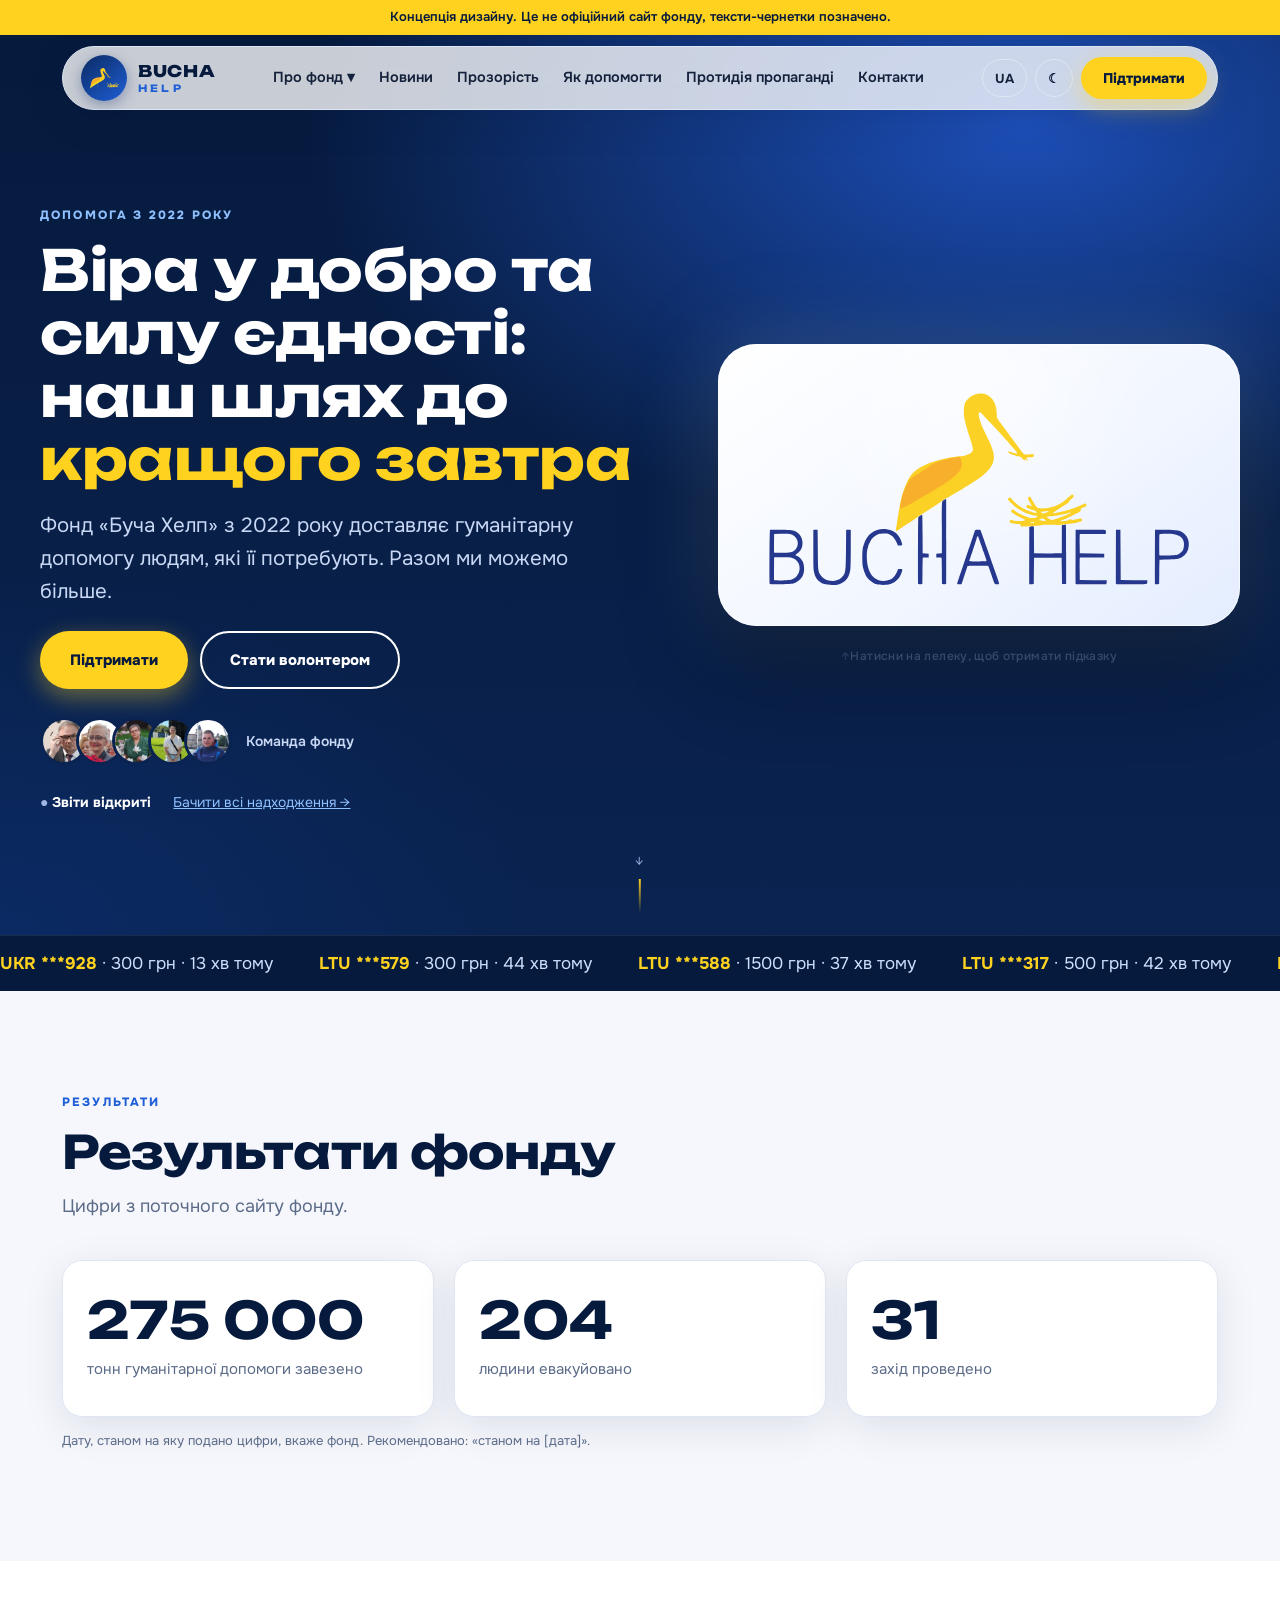
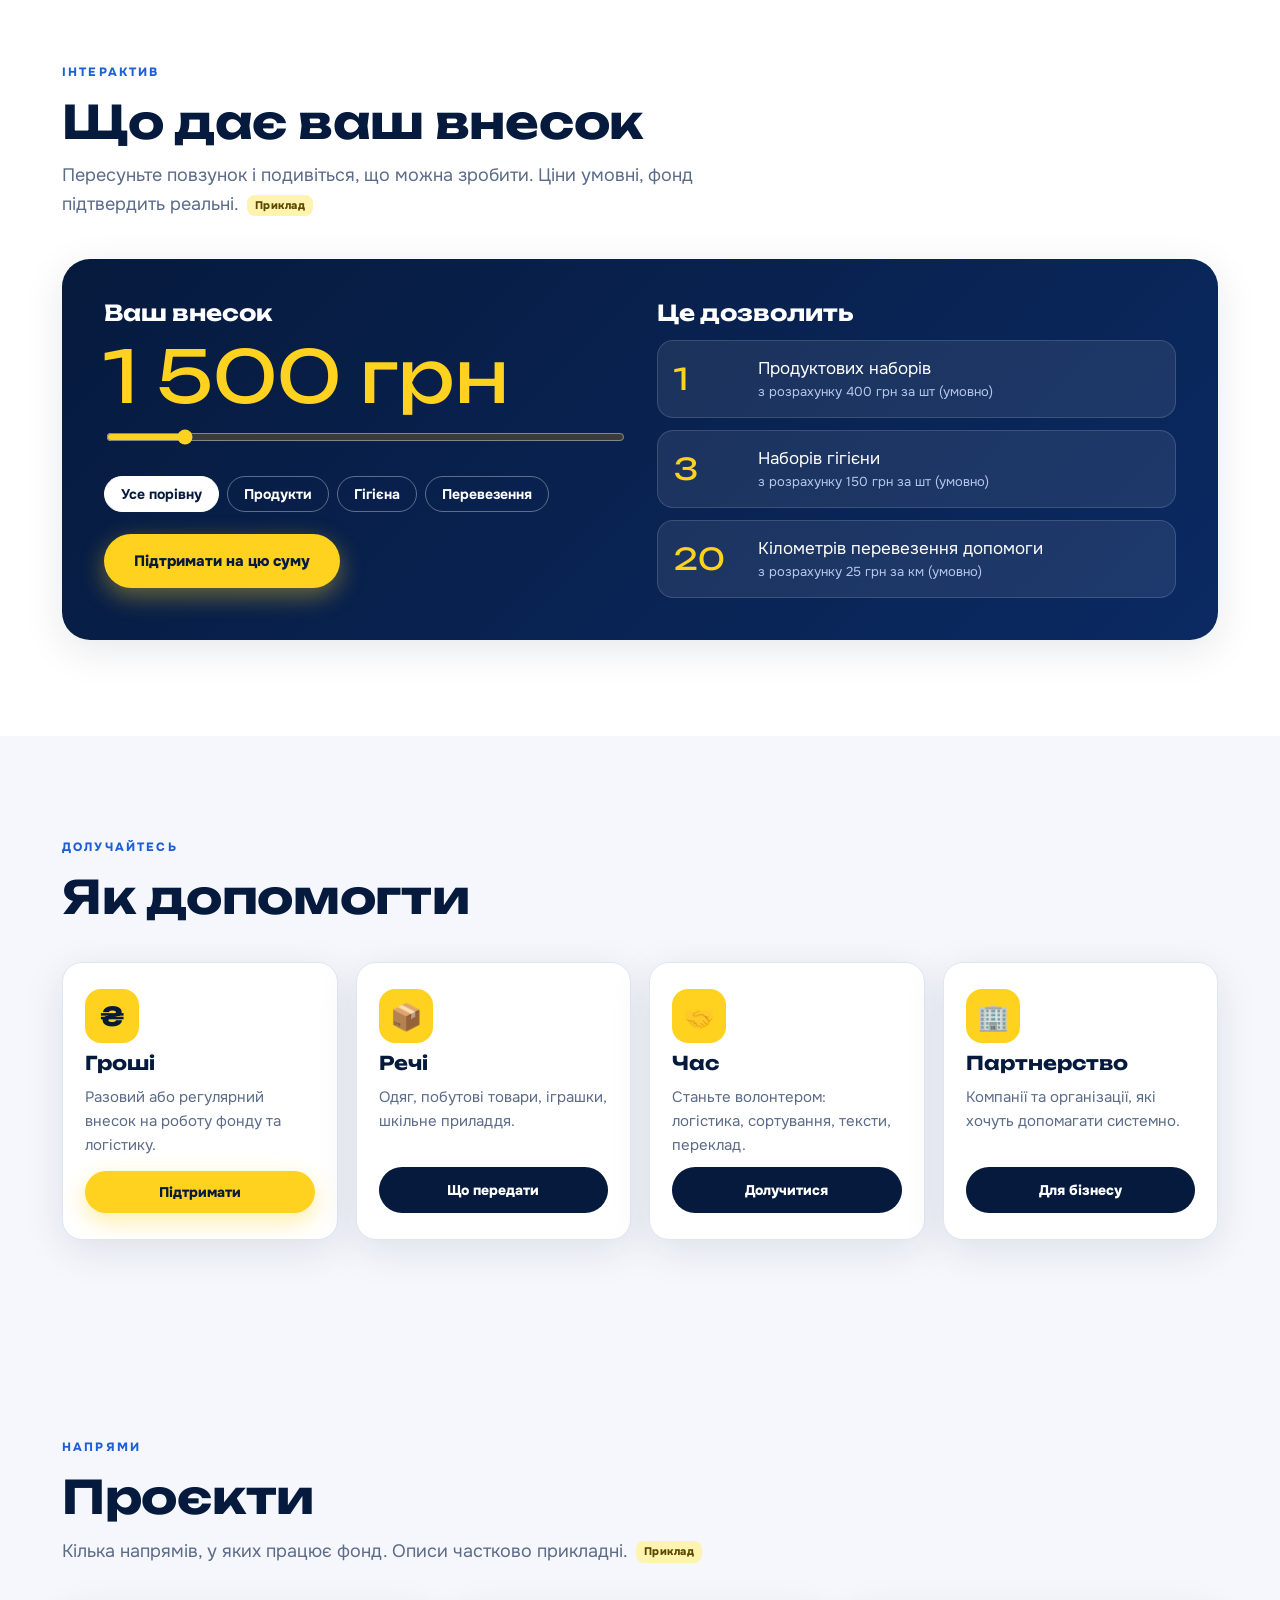
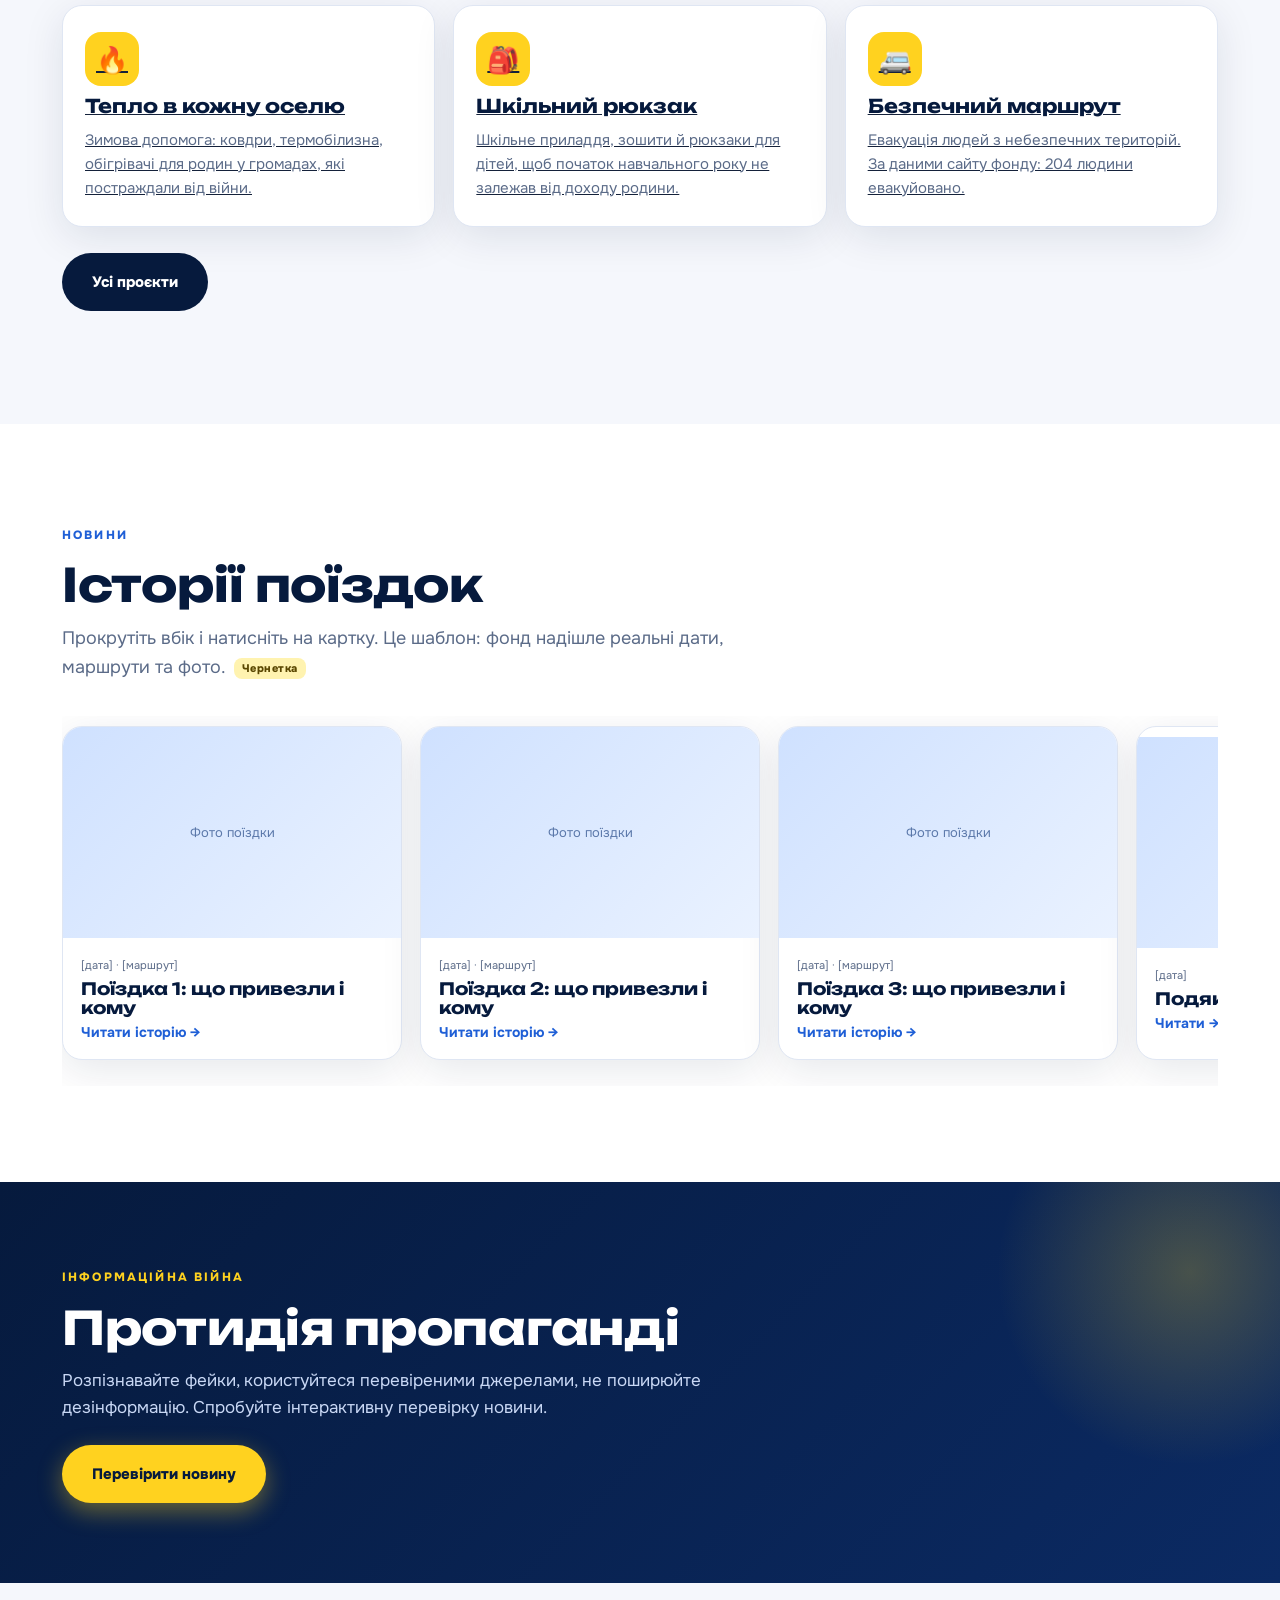
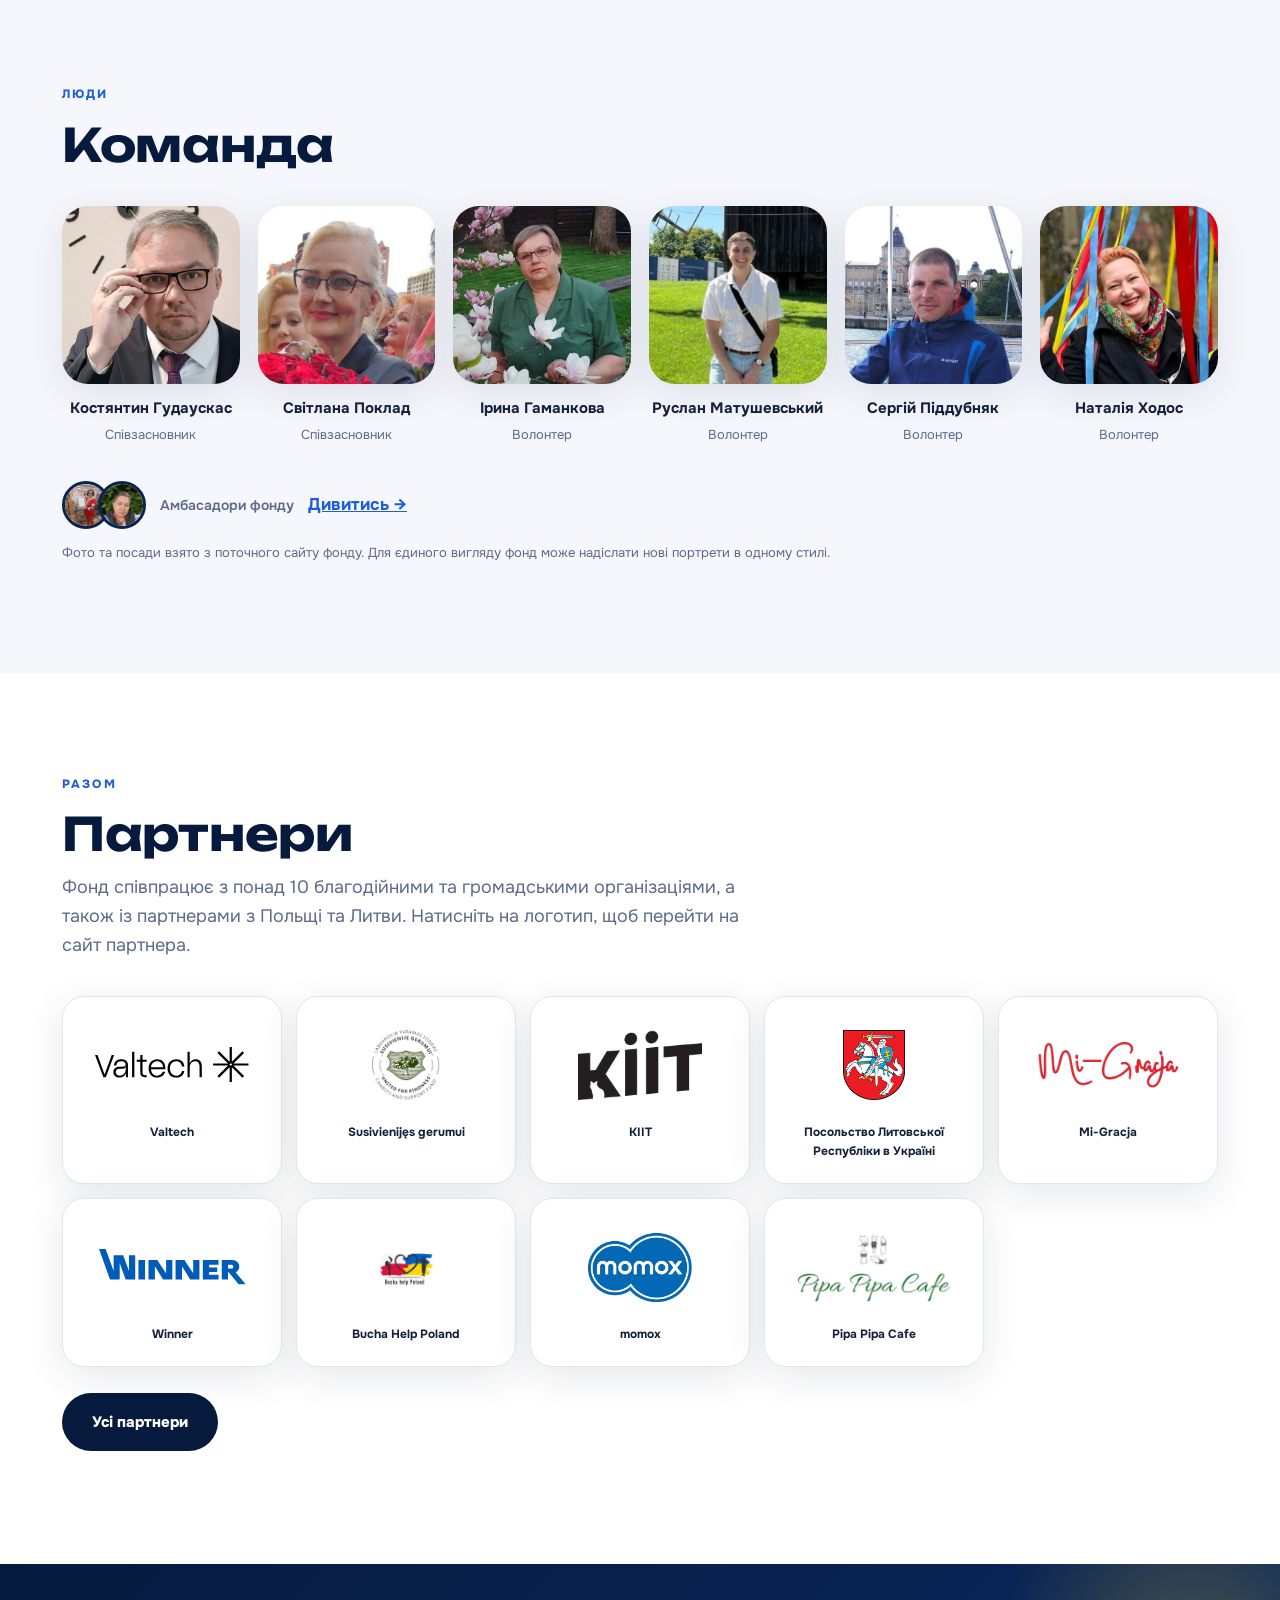
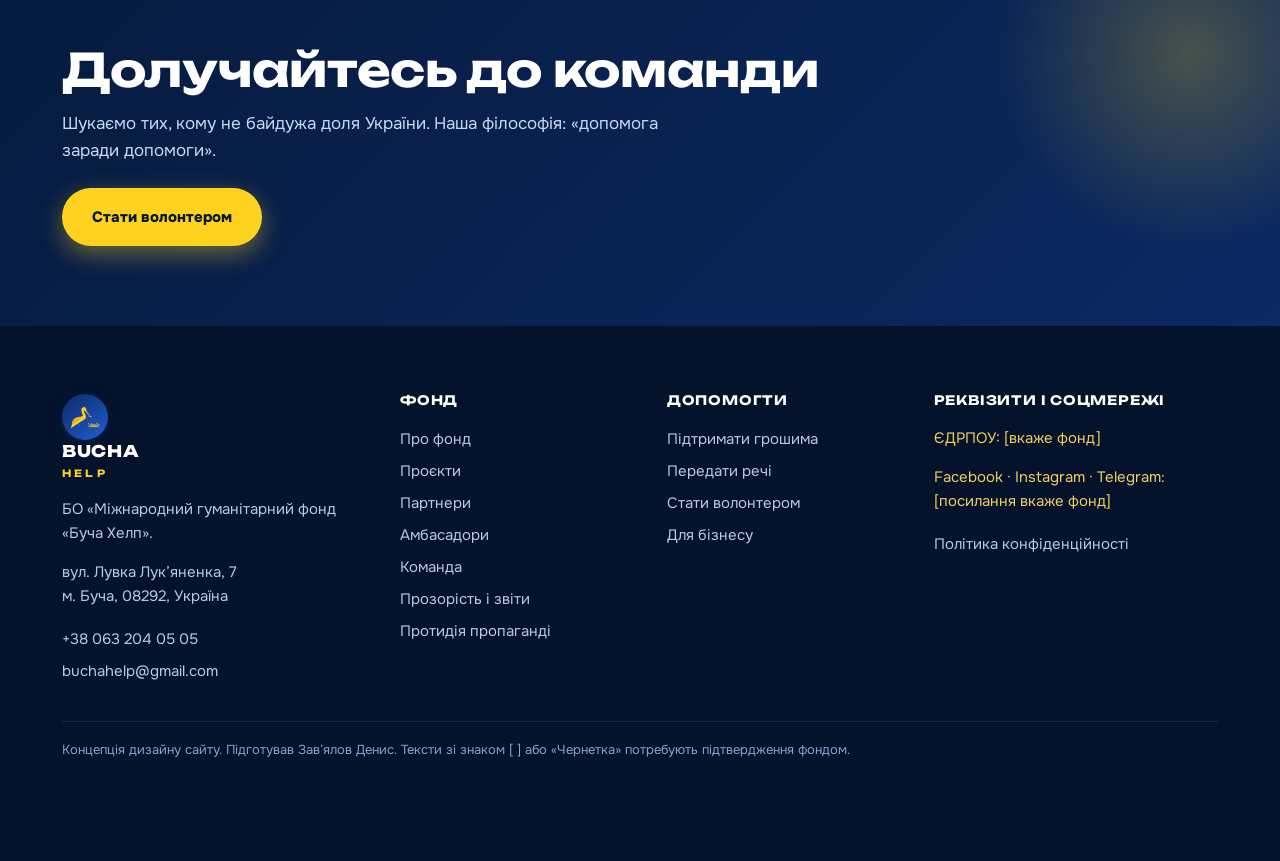
<file: index.html>
<!doctype html>
<html lang="uk"><head><meta charset="utf-8"><meta name="viewport" content="width=device-width,initial-scale=1">
<meta name="robots" content="noindex,nofollow"><title>Допомога та відбудова | BuchaHelp (концепція)</title>
<meta name="description" content="Фонд «Буча Хелп»: гуманітарна допомога, відкриті звіти, способи допомогти.">
<link rel="preconnect" href="https://fonts.googleapis.com"><link rel="preconnect" href="https://fonts.gstatic.com" crossorigin><link rel="stylesheet" href="https://fonts.googleapis.com/css2?family=Onest:wght@400;500;600;700;800&family=Unbounded:wght@500;700;800&display=swap"><link rel="stylesheet" href="site.css?v=20261117a"></head>
<body data-page="index.html">

<section class="hero" id="top">
  <div class="wrap grid">
    <div>
      <span class="eyebrow" style="color:#8fc1ff" data-i18n="hero.m2">Допомога з 2022 року</span>
      <h1 id="heroTitle">Віра у добро та силу єдності: наш шлях до кращого завтра</h1>
      <p class="lead" data-i18n="hero.lead">Фонд «Буча Хелп» з 2022 року доставляє гуманітарну допомогу людям, які її потребують. Разом ми можемо більше.</p>
      <div class="actions"><button class="btn primary" id="heroDonate" data-donate data-i18n="cta.donate">Підтримати</button><a class="btn ghost" href="help.html#time" data-i18n="cta.vol">Стати волонтером</a></div>
      <div class="faces" aria-label="Команда фонду"><img src="p-gudauskas.jpg" alt="Костянтин Гудаускас" width="48" height="48"><img src="p-poklad.jpg" alt="Світлана Поклад" width="48" height="48"><img src="p-gamankova.jpg" alt="Ірина Гаманкова" width="48" height="48"><img src="p-matushevskyi.jpg" alt="Руслан Матушевський" width="48" height="48"><img src="p-piddubniak.jpg" alt="Сергій Піддубняк" width="48" height="48"><span>Команда фонду</span></div>
      <div class="mini"><span>● <b data-i18n="hero.m1">Звіти відкриті</b></span><a href="transparency.html" style="color:#8fc1ff">Бачити всі надходження →</a></div>
    </div>
    <div class="lscene" id="lscene"><div class="logocard" id="logoCard"><div class="glare"></div><svg class="lg" viewBox="49 -3 1380 662" data-vbw="1380" xmlns="http://www.w3.org/2000/svg" role="img" aria-label="BuchaHelp"><g class="par" data-d="6"><g class="lg-letters"><g class="ltr" style="--i:0"><path d="M79.8 627.4C78.1 625.7 78.9 457.3 80.6 456.6C83.4 455.5 138.5 455.9 144.1 457.1C147.1 457.7 151.1 458.5 153.0 458.9C159.2 460.2 167.8 465.2 172.2 469.9C189.6 488.8 185.4 521.8 164.2 532.4C160.9 534.1 159.8 537.0 162.5 537.0C163.4 537.0 165.8 538.1 167.9 539.5C181.7 548.2 188.1 560.7 188.0 578.9C187.8 602.1 177.5 616.2 154.0 625.6C149.2 627.5 81.5 629.2 79.8 627.4Z M148.9 613.1C177.4 603.7 183.1 563.8 158.1 548.6C148.9 543.1 145.4 542.5 118.5 542.5L93.5 542.5 L93.2 578.0C93.1 597.5 93.2 614.1 93.5 614.9C94.4 617.3 140.6 615.9 148.9 613.1Z M139.0 528.0C149.7 526.9 155.0 524.6 160.2 519.2C173.5 505.4 170.0 482.9 153.0 473.4C146.8 469.9 137.1 468.8 114.5 469.2L93.5 469.5 L93.2 498.0C93.1 513.7 93.2 527.0 93.5 527.7C94.0 529.2 126.4 529.4 139.0 528.0Z" fill="#26388d"/></g><g class="ltr" style="--i:1"><path d="M251.3 627.5C231.9 620.5 222.0 607.8 218.5 585.5C217.3 578.4 217.0 563.8 217.0 516.8L217.0 457.0 L219.3 456.5C220.6 456.1 223.6 456.0 226.1 456.2L230.5 456.5 L231.1 517.0C231.7 583.6 231.9 585.1 238.1 596.7C250.6 620.0 287.8 625.1 307.0 606.1C318.7 594.5 319.2 591.5 319.9 518.0L320.5 456.5 L325.4 456.2C328.1 456.0 331.4 456.1 332.7 456.5L335.0 457.0 L335.0 513.1C335.0 546.5 334.6 573.1 333.9 578.8C330.9 606.1 319.1 621.6 296.1 628.4C287.3 631.0 259.4 630.5 251.3 627.5Z" fill="#26388d"/></g><g class="ltr" style="--i:2"><path d="M417.0 628.3C401.2 623.0 385.9 609.9 381.4 598.0C381.1 597.2 380.3 595.1 379.5 593.5C378.1 590.3 376.3 584.6 373.3 574.0C370.7 564.5 370.6 520.2 373.3 512.0C374.3 509.0 375.8 504.2 376.6 501.5C387.3 467.4 416.2 449.4 450.9 455.1C474.8 459.0 489.4 473.0 496.0 498.2C497.8 505.2 497.2 506.0 489.6 506.0L483.2 506.0 L481.5 501.2C476.6 487.4 468.7 476.7 460.3 472.6C458.2 471.6 455.6 470.3 454.5 469.7C450.4 467.4 429.8 467.6 423.0 469.9C411.7 473.8 401.5 482.9 396.0 493.7C394.2 497.4 392.1 501.7 391.3 503.2C390.6 504.6 390.0 506.7 390.0 507.8C390.0 508.9 389.4 511.3 388.7 513.1C384.3 524.0 384.5 553.7 389.1 573.0C397.2 607.1 421.9 623.7 452.2 615.6C466.7 611.7 475.6 602.2 482.9 582.8C483.9 580.1 484.3 580.0 490.4 580.0C498.3 580.0 498.7 580.8 495.9 589.3C489.0 609.9 477.2 621.8 457.4 628.3C450.5 630.6 423.7 630.6 417.0 628.3Z" fill="#26388d"/></g><g class="ltr" style="--i:3"><path d="M547.7 627.4C546.8 626.4 546.8 417.8 547.8 416.4C549.3 414.1 559.3 407.9 560.1 408.7C560.6 409.2 561.1 436.8 561.2 470.0L561.5 530.5 L571.0 531.0L580.5 531.5 L580.5 537.5L580.5 543.5 L571.2 543.8C566.2 543.9 561.9 544.2 561.8 544.3C561.7 544.4 561.3 563.2 561.0 586.0L560.5 627.5 L554.5 627.8C551.1 628.0 548.1 627.8 547.7 627.4Z M622.7 627.4C622.3 627.0 622.0 608.6 622.0 586.6C622.0 564.5 621.6 546.0 621.2 545.3C620.7 544.6 617.3 544.0 612.5 543.8L604.5 543.5 L604.5 537.5L604.5 531.5 L611.0 531.2C614.6 531.1 618.5 530.8 619.8 530.5L622.0 530.0 L622.0 448.6C622.0 357.0 621.1 366.8 630.2 361.5C633.9 359.5 635.1 359.1 635.5 360.2C635.8 360.9 635.9 421.4 635.8 494.5L635.5 627.5 L629.5 627.8C626.1 628.0 623.1 627.8 622.7 627.4Z" fill="#26388d"/></g><g class="ltr" style="--i:4"><path d="M670.5 627.0C670.2 626.4 670.4 624.5 671.0 622.7C671.6 621.0 674.3 612.8 677.0 604.5C679.8 596.2 685.0 581.0 688.6 570.5C692.2 560.0 695.5 550.1 696.0 548.5C696.4 546.9 697.4 543.9 698.1 542.0C698.7 540.1 699.8 536.9 700.5 535.0C701.2 533.1 702.3 529.9 702.9 528.0C703.6 526.1 704.5 523.1 705.0 521.5C705.5 519.9 706.8 516.0 708.0 513.0C709.2 510.0 710.5 506.1 711.0 504.5C711.5 502.9 712.4 499.9 713.1 498.0C713.7 496.1 714.8 492.9 715.5 491.0C716.2 489.1 717.3 485.9 717.9 484.0C718.6 482.1 719.5 479.1 720.0 477.5C720.4 475.9 721.2 473.4 721.7 472.0C722.3 470.6 723.5 467.0 724.5 464.0C725.5 461.0 726.7 457.9 727.3 457.2C728.4 455.7 742.6 455.5 743.5 457.0C744.3 458.4 749.0 470.9 750.0 474.5C750.5 476.1 751.8 480.0 753.0 483.0C754.2 486.0 755.6 489.9 756.0 491.5C757.0 494.8 760.9 505.9 766.5 521.5C768.6 527.0 770.6 532.9 771.0 534.5C771.5 536.1 772.8 540.0 774.0 543.0C775.2 546.0 776.6 549.9 777.0 551.5C778.1 555.2 780.7 562.8 782.0 565.5C782.5 566.6 783.8 570.4 785.0 574.0C786.1 577.6 787.5 581.4 787.9 582.5C788.4 583.6 789.1 585.4 789.3 586.5C789.6 587.6 790.8 591.0 792.0 594.0C793.2 597.0 794.6 600.9 795.0 602.5C795.5 604.1 797.5 610.1 799.5 615.8C803.7 627.9 803.7 628.0 795.6 628.0C787.5 628.0 788.7 630.0 778.4 599.0C773.6 584.4 769.2 571.9 768.7 571.2C768.0 570.3 760.1 570.0 735.3 570.0C710.3 570.0 702.9 570.3 702.6 571.2C702.4 571.9 701.7 574.1 701.1 576.0C700.4 577.9 699.5 580.9 699.0 582.5C698.2 585.3 697.5 587.4 694.5 596.0C693.8 597.9 691.8 604.0 690.0 609.5C688.3 615.0 686.1 621.4 685.3 623.8L683.7 628.0 L677.4 628.0C674.0 628.0 670.8 627.5 670.5 627.0Z M762.5 555.0C762.8 554.5 761.7 550.1 760.0 545.3C758.3 540.5 756.5 535.1 756.0 533.5C755.6 531.9 754.2 528.0 753.0 525.0C751.8 522.0 750.4 518.1 750.0 516.5C749.5 514.9 747.5 509.0 745.5 503.5C743.5 498.0 741.4 491.9 740.8 490.0C740.3 488.1 739.5 486.1 739.1 485.5C738.8 484.9 738.0 482.7 737.5 480.5C736.1 475.0 733.8 475.3 732.3 481.0C730.4 488.0 728.2 495.2 726.9 499.0C725.2 504.1 723.5 509.0 722.1 513.0C721.4 514.9 720.5 517.9 720.0 519.5C719.5 521.1 718.6 524.1 717.9 526.0C717.3 527.9 716.2 531.1 715.5 533.0C714.8 534.9 713.7 538.1 713.1 540.0C712.4 541.9 711.5 545.0 711.0 546.8C710.6 548.6 709.7 550.7 709.0 551.5C708.3 552.3 708.0 553.7 708.4 554.5C709.0 556.3 761.4 556.8 762.5 555.0Z" fill="#26388d"/></g><g class="ltr" style="--i:5"><path d="M897.5 626.8C897.2 626.1 897.1 585.5 897.2 536.5L897.5 447.6 L902.2 446.1C905.9 445.0 907.5 444.9 909.5 445.8L912.0 446.9 L912.2 488.7L912.5 530.5 L954.0 530.8C976.8 530.9 996.5 530.8 997.8 530.5L1000.0 530.0 L1000.0 486.0L1000.0 442.0 L1002.2 441.6C1007.3 440.6 1010.6 439.9 1012.0 439.7C1013.3 439.5 1013.5 450.5 1013.5 533.5L1013.5 627.5 L1007.0 627.5L1000.5 627.5 L1000.0 586.0C999.7 563.2 999.3 544.4 999.2 544.2C999.1 544.1 979.5 544.1 955.8 544.2L912.5 544.5 L912.0 586.0L911.5 627.5 L904.7 627.8C899.9 628.0 897.8 627.7 897.5 626.8Z" fill="#26388d"/></g><g class="ltr" style="--i:6"><path d="M1043.5 626.8C1043.2 626.1 1043.1 587.5 1043.2 541.0L1043.5 456.5 L1089.0 456.2C1143.5 455.9 1139.2 455.3 1138.8 463.3L1138.5 469.5 L1097.8 469.8L1057.0 470.0 L1056.5 472.3C1056.2 473.5 1056.1 487.1 1056.2 502.5L1056.5 530.5 L1095.0 531.0L1133.5 531.5 L1133.5 537.5L1133.5 543.5 L1095.3 543.8L1057.0 544.0 L1056.5 546.3C1056.2 547.5 1056.1 563.4 1056.2 581.5L1056.5 614.5 L1099.0 615.0L1141.5 615.5 L1141.4 619.1C1141.3 621.0 1141.0 623.9 1140.6 625.3L1140.0 628.0 L1091.9 628.0C1054.5 628.0 1043.8 627.7 1043.5 626.8Z" fill="#26388d"/></g><g class="ltr" style="--i:7"><path d="M1170.5 626.8C1170.2 626.1 1170.1 587.5 1170.2 541.0L1170.5 456.5 L1177.5 456.5L1184.5 456.5 L1185.0 535.5L1185.5 614.5 L1227.5 615.0L1269.5 615.5 L1269.2 620.0C1268.5 628.7 1273.0 628.0 1218.9 628.0C1181.5 628.0 1170.8 627.7 1170.5 626.8Z" fill="#26388d"/></g><g class="ltr" style="--i:8"><path d="M1293.5 626.8C1293.2 626.1 1293.1 587.5 1293.2 541.0L1293.5 456.5 L1324.0 456.5C1364.8 456.5 1374.0 458.4 1386.7 469.5C1407.7 487.9 1403.5 528.5 1379.2 542.3C1367.4 548.9 1366.1 549.1 1335.8 549.7C1320.5 550.0 1307.9 550.3 1307.8 550.4C1307.7 550.4 1307.3 567.8 1307.0 589.0L1306.5 627.5 L1300.2 627.8C1295.8 628.0 1293.8 627.7 1293.5 626.8Z M1363.6 534.8C1372.3 532.1 1381.1 524.0 1383.0 517.0C1390.0 490.9 1379.4 473.9 1353.7 470.1C1341.1 468.3 1308.4 468.6 1307.6 470.6C1306.8 472.7 1306.8 535.5 1307.7 536.3C1309.6 538.3 1356.7 537.0 1363.6 534.8Z" fill="#26388d"/></g></g></g><g class="par" data-d="-9"><g class="lg-nest"><path d="M870.6 444.9C870.3 444.1 870.0 442.4 869.8 441.0C869.5 438.6 869.2 438.5 859.5 437.9C840.3 436.9 833.8 434.4 836.0 429.0C837.7 424.8 837.9 424.7 846.7 426.7C860.5 429.7 884.5 428.8 883.8 425.3C883.6 424.4 882.4 423.3 881.0 423.0C878.4 422.3 861.9 414.3 856.0 410.8C847.7 406.0 840.0 399.8 840.0 398.0C840.0 395.7 844.8 391.8 846.4 392.7C847.0 393.1 850.3 395.3 853.8 397.6C861.9 403.0 878.8 411.4 889.5 415.3C891.7 416.1 895.1 417.3 897.0 418.1C904.1 420.8 919.2 419.2 923.2 415.2C924.6 413.8 921.1 412.3 913.8 411.4C910.9 411.0 907.7 410.3 906.8 409.8C905.8 409.3 903.1 408.5 900.8 408.0C880.5 403.8 851.7 385.9 836.4 368.1C829.1 359.7 828.9 358.9 832.9 356.1C836.9 353.2 837.4 353.4 841.4 358.8C853.9 375.9 882.4 394.7 902.0 398.9C903.9 399.3 906.4 400.1 907.5 400.7C910.9 402.5 922.3 403.4 921.4 401.8C919.9 399.1 916.6 396.0 915.2 396.0C912.4 396.0 901.1 391.9 892.2 387.8C887.6 385.6 886.8 383.2 889.6 379.2C891.5 376.4 892.3 376.5 898.5 379.5C907.7 384.0 907.7 383.8 899.9 370.9C892.3 358.3 891.5 354.8 895.9 353.0C899.8 351.4 901.2 352.4 904.7 359.4C906.1 362.2 910.6 369.5 914.6 375.7C922.0 386.8 922.0 386.8 927.1 387.9C938.7 390.4 958.5 388.3 974.5 382.8C976.1 382.3 978.9 381.5 980.5 381.0C983.1 380.3 990.1 376.9 998.3 372.3C999.5 371.6 1002.5 369.4 1005.0 367.3C1007.5 365.2 1011.5 361.9 1014.0 360.0C1016.5 358.1 1021.4 354.0 1024.9 350.8C1032.0 344.4 1034.0 343.8 1036.4 347.5C1038.9 351.4 1038.4 352.5 1031.0 358.7C1026.2 362.6 1023.7 365.4 1023.3 367.4C1022.7 370.3 1016.5 375.0 1007.5 379.5C1000.1 383.2 970.8 403.2 971.7 404.0C972.1 404.5 975.9 404.1 980.0 403.3C984.1 402.5 990.9 401.2 995.0 400.3C1002.5 398.9 1010.8 396.7 1016.5 394.8C1018.1 394.3 1020.9 393.5 1022.5 393.0C1032.2 390.3 1052.6 382.4 1067.3 375.6C1070.5 374.1 1073.8 373.1 1074.6 373.4C1076.3 374.1 1078.3 378.8 1077.6 380.6C1077.1 381.9 1067.2 387.0 1065.3 387.0C1062.4 387.0 1059.1 391.1 1059.6 394.0C1060.1 396.5 1059.7 397.1 1056.3 399.2C1054.2 400.5 1051.5 402.0 1050.5 402.7C1047.2 404.6 1016.2 420.0 1015.5 420.0C1015.1 420.0 1013.4 420.7 1011.7 421.5C1009.9 422.3 1005.6 424.0 1002.0 425.3C998.4 426.6 995.6 428.0 995.8 428.6C996.6 431.2 1022.7 427.0 1024.6 423.9C1025.4 422.5 1028.9 422.9 1031.5 424.6C1034.0 426.2 1038.6 425.7 1053.5 421.9C1060.4 420.1 1061.3 420.3 1062.9 423.4C1065.3 428.5 1062.6 430.4 1049.0 433.0C1030.7 436.5 1021.0 437.9 1016.0 438.0C1012.9 438.0 1007.8 438.7 1004.5 439.5C999.8 440.8 993.2 441.0 970.6 440.8C947.4 440.6 940.9 440.9 933.5 442.3C928.5 443.3 919.5 444.3 913.5 444.5C907.5 444.7 895.4 445.2 886.8 445.6C873.9 446.1 870.9 446.0 870.6 444.9Z M912.8 434.5C913.9 433.4 911.4 432.0 908.4 432.0C904.2 432.0 900.7 433.7 901.6 435.2C902.2 436.1 911.8 435.5 912.8 434.5Z M950.0 427.8C950.0 426.3 940.7 420.0 938.7 420.0C938.0 420.0 936.5 420.7 935.4 421.5C934.4 422.3 932.7 423.0 931.8 423.0C930.0 423.0 928.4 424.8 929.4 425.7C931.6 427.9 950.0 429.7 950.0 427.8Z M975.0 423.8C976.9 423.2 980.0 422.1 981.8 421.4C983.6 420.6 986.0 420.0 987.1 420.0C988.3 420.0 990.4 419.4 991.8 418.6C993.3 417.8 997.4 416.2 1001.0 414.9C1004.6 413.7 1007.9 412.3 1008.4 411.8C1009.0 411.4 1010.0 411.0 1010.8 411.0C1011.5 411.0 1014.8 409.6 1018.2 408.0C1021.5 406.4 1024.8 405.0 1025.6 405.0C1026.4 405.0 1027.0 404.3 1027.0 403.5C1027.0 401.8 1024.8 401.5 1022.2 403.0C1015.0 407.0 983.6 413.0 965.1 413.9C951.3 414.6 949.9 415.4 956.1 419.1C958.4 420.4 961.9 422.5 963.9 423.7C965.9 424.9 968.4 425.7 969.5 425.4C970.6 425.1 973.1 424.4 975.0 423.8Z M950.1 403.0C952.5 401.9 955.6 400.1 957.0 398.9L959.5 396.8 L955.5 397.4C953.3 397.7 948.1 398.2 944.0 398.6C933.5 399.4 933.2 399.6 936.0 402.5C938.9 405.6 944.0 405.8 950.1 403.0Z" fill="#fcd125"/></g></g><g class="par" data-d="14"><g class="lg-bird" id="stork" role="button" tabindex="0" aria-label="Лелека: натисніть, щоб вона побігла до кнопки Підтримати"><path d="M477.0 457.2C477.0 455.2 477.5 451.7 478.1 449.5C478.6 447.3 479.5 442.4 479.9 438.5C481.4 427.2 483.0 417.0 484.6 409.9C485.4 406.2 486.0 401.7 486.0 399.8C486.0 397.9 486.7 394.1 487.5 391.4C488.3 388.7 489.0 384.8 489.0 382.7C489.0 380.6 489.5 377.9 490.1 376.8C490.8 375.6 491.6 372.1 492.1 369.1C492.5 366.0 493.4 361.5 494.0 359.0C496.5 349.5 498.2 343.4 499.2 340.5C499.7 338.9 500.5 336.1 501.0 334.5C503.2 326.4 512.4 304.1 515.8 298.5C527.6 279.2 535.9 270.8 553.5 260.3C561.1 255.8 589.3 243.0 591.6 243.0C592.4 243.0 594.4 242.4 596.2 241.6C598.0 240.9 602.2 239.5 605.5 238.6C608.8 237.6 613.6 236.2 616.1 235.4C618.7 234.7 622.0 234.0 623.4 234.0C624.9 234.0 627.7 233.3 629.7 232.5C631.6 231.7 635.2 231.0 637.7 231.0C640.1 231.0 643.7 230.3 645.7 229.5C647.6 228.7 652.1 228.0 655.5 228.0C658.9 228.0 663.7 227.3 666.0 226.5C668.3 225.7 672.9 225.0 676.2 225.0C693.4 225.0 713.8 217.2 718.0 208.9C720.6 203.9 720.5 201.4 717.4 190.5C716.0 185.6 714.5 180.2 714.1 178.5C713.2 175.0 708.4 160.1 706.5 155.0C705.8 153.1 704.5 148.8 703.5 145.5C702.5 142.2 701.2 137.5 700.4 135.0C699.7 132.5 698.5 127.8 697.7 124.5C696.9 121.2 695.7 116.5 695.0 114.0C689.8 94.2 689.9 68.3 695.3 56.0C698.2 49.3 711.0 37.2 719.0 33.4C759.9 14.0 795.0 40.7 795.0 91.3C795.0 104.6 793.8 102.2 813.4 128.5C820.4 137.8 826.9 146.6 827.8 148.0C828.7 149.4 835.8 159.1 843.5 169.6C851.2 180.1 862.2 195.1 867.9 202.9C873.6 210.7 879.2 217.6 880.3 218.2C882.4 219.3 902.2 218.8 906.6 217.5C910.9 216.2 914.0 223.1 910.4 226.1C909.4 226.9 905.2 227.6 899.1 227.8C887.6 228.3 887.0 228.7 890.4 233.6C894.6 239.8 892.7 241.4 887.5 236.0C883.9 232.2 882.7 232.2 883.5 236.0C884.4 240.3 883.2 239.8 877.0 233.4C870.8 227.1 867.4 225.0 863.2 225.0C861.6 225.0 858.1 224.3 855.4 223.5C852.7 222.6 848.9 221.4 847.0 220.9C840.3 218.8 832.1 214.8 831.5 213.2C830.2 209.7 833.2 208.9 839.5 211.0C861.0 218.0 863.3 217.4 854.4 207.3C851.1 203.6 842.1 193.3 834.4 184.4C826.8 175.6 817.2 164.6 813.1 159.9C807.3 153.4 771.0 114.9 746.4 89.3C737.0 79.6 735.5 93.8 743.4 116.2C748.5 130.6 748.6 130.9 759.0 152.5C771.3 177.9 776.2 188.6 777.0 191.0C777.5 192.4 778.8 195.9 779.9 198.9C793.5 234.8 785.5 257.7 749.0 287.1C738.6 295.5 694.8 324.0 692.3 324.0C691.9 324.0 690.9 324.6 690.1 325.4C689.2 326.1 685.4 328.5 681.5 330.6C677.6 332.6 671.8 336.0 668.5 338.0C665.2 340.0 661.8 342.0 661.0 342.4C659.2 343.2 658.4 343.7 646.5 351.1C641.5 354.1 635.9 357.3 634.0 358.0C632.1 358.8 628.3 361.3 625.5 363.5C618.0 369.6 565.3 404.2 558.9 407.3C555.8 408.8 551.2 411.8 548.8 414.0C543.0 419.0 480.2 461.0 478.4 461.0C477.4 461.0 477.0 459.8 477.0 457.2Z" fill="#fcd125"/><path d="M490.8 381.6C491.1 377.7 491.6 373.7 492.1 372.8C492.6 371.9 493.0 369.8 493.0 368.1C493.0 366.5 494.2 360.9 495.6 355.8C497.0 350.7 498.7 344.6 499.4 342.3C500.0 340.0 501.3 337.3 502.3 336.2C503.2 335.2 504.0 333.0 504.0 331.3C504.0 329.5 504.6 328.0 505.5 327.6C506.4 327.3 507.0 325.8 507.0 324.2C507.0 322.6 507.7 320.7 508.5 320.0C509.3 319.3 510.0 318.0 510.0 317.0C510.0 316.0 510.6 314.7 511.4 314.1C512.2 313.4 514.1 310.5 515.5 307.7C520.6 297.8 525.2 292.7 532.4 289.1C536.0 287.2 539.0 285.3 539.0 284.8C539.0 284.3 541.5 282.9 544.6 281.5C547.7 280.1 551.4 278.0 553.0 276.8C554.5 275.5 557.0 273.7 558.6 272.8C560.2 271.8 563.3 269.8 565.6 268.3C567.8 266.7 571.2 264.5 573.1 263.3C577.3 260.6 583.0 256.4 587.8 252.4C591.7 249.2 601.7 244.0 604.1 244.0C604.9 244.0 606.4 243.3 607.4 242.5C608.5 241.7 610.5 241.0 611.9 241.0C613.3 241.0 615.8 240.3 617.4 239.5C618.9 238.7 621.1 238.0 622.1 238.0C623.2 238.0 625.7 237.3 627.8 236.4C629.8 235.5 633.4 234.6 635.6 234.5C638.1 234.4 640.9 233.4 642.5 232.2C644.8 230.4 646.6 230.0 652.9 230.0C657.2 230.0 661.1 229.5 661.7 228.9C663.7 226.9 677.1 225.8 679.0 227.5C681.5 229.8 683.6 235.6 684.8 243.5C687.7 262.5 677.9 276.7 644.8 301.1C626.4 314.7 580.9 342.7 552.5 358.0C548.1 360.4 542.0 363.7 539.0 365.5C516.5 378.6 497.2 388.5 494.0 388.6L490.5 388.6 L490.8 381.6Z" fill="#f8af2b"/></g></g></svg></div><button class="lhint" id="lhint" type="button">Натисни на лелеку, щоб отримати підказку</button></div>
  </div>
  <div class="scroll">↓<i></i></div>
</section>

<div class="ticker" aria-label="Приклад стрічки надходжень"><div class="track" id="tickTrack"></div></div>

<section class="block" id="nums"><div class="wrap">
  <span class="eyebrow">Результати</span>
  <h2 class="rv" data-i18n="s.nums">Результати фонду</h2>
  <p class="lead2 rv d1">Цифри з поточного сайту фонду.</p>
  <div class="nums">
    <div class="num rv"><b data-count="275000">0</b><span>тонн гуманітарної допомоги завезено</span></div>
    <div class="num rv d1"><b data-count="204">0</b><span>людини евакуйовано</span></div>
    <div class="num rv d2"><b data-count="31">0</b><span>захід проведено</span></div>
  </div>
  <p class="note">Дату, станом на яку подано цифри, вкаже фонд. Рекомендовано: «станом на [дата]».</p>
</div></section>

<section class="block alt" id="calc"><div class="wrap">
  <span class="eyebrow">Інтерактив</span>
  <h2 class="rv" data-i18n="s.calc">Що дає ваш внесок</h2>
  <p class="lead2 rv d1">Пересуньте повзунок і подивіться, що можна зробити. Ціни умовні, фонд підтвердить реальні.<span class="draft">Приклад</span></p>
  <div class="calc rv">
    <div>
      <h3>Ваш внесок</h3>
      <div class="big" id="calcBig">1 500 грн</div>
      <input class="range" id="calcRange" type="range" min="100" max="10000" step="50" value="1500" aria-label="Сума внеску">
      <div class="chips"><button class="chip on" data-f="all">Усе порівну</button><button class="chip" data-f="food">Продукти</button><button class="chip" data-f="hyg">Гігієна</button><button class="chip" data-f="km">Перевезення</button></div>
      <button class="btn primary" id="calcDonate" data-donate data-amount="1500">Підтримати на цю суму</button>
    </div>
    <div><h3>Це дозволить</h3><div class="res" id="calcOut" aria-live="polite" style="margin-top:14px"></div></div>
  </div>
</div></section>

<section class="block" id="ways"><div class="wrap">
  <span class="eyebrow">Долучайтесь</span>
  <h2 class="rv" data-i18n="s.ways">Як допомогти</h2>
  <div class="cards4">
    <div class="card rv"><div class="ic">₴</div><h3>Гроші</h3><p>Разовий або регулярний внесок на роботу фонду та логістику.</p><button class="btn primary sm" data-donate>Підтримати</button></div>
    <div class="card rv d1"><div class="ic">📦</div><h3>Речі</h3><p>Одяг, побутові товари, іграшки, шкільне приладдя.</p><a class="btn navy sm" href="help.html#things">Що передати</a></div>
    <div class="card rv d2"><div class="ic">🤝</div><h3>Час</h3><p>Станьте волонтером: логістика, сортування, тексти, переклад.</p><a class="btn navy sm" href="help.html#time">Долучитися</a></div>
    <div class="card rv d3"><div class="ic">🏢</div><h3>Партнерство</h3><p>Компанії та організації, які хочуть допомагати системно.</p><a class="btn navy sm" href="help.html#business">Для бізнесу</a></div>
  </div>
</div></section>

<section class="block" id="projects"><div class="wrap">
  <span class="eyebrow">Напрями</span>
  <h2 class="rv">Проєкти</h2>
  <p class="lead2 rv d1">Кілька напрямів, у яких працює фонд. Описи частково прикладні.<span class="draft">Приклад</span></p>
  <div class="cards3"><a class="card rv" href="projects.html"><div class="ic">🔥</div><h3>Тепло в кожну оселю</h3><p>Зимова допомога: ковдри, термобілизна, обігрівачі для родин у громадах, які постраждали від війни.</p></a><a class="card rv" href="projects.html"><div class="ic">🎒</div><h3>Шкільний рюкзак</h3><p>Шкільне приладдя, зошити й рюкзаки для дітей, щоб початок навчального року не залежав від доходу родини.</p></a><a class="card rv" href="projects.html"><div class="ic">🚐</div><h3>Безпечний маршрут</h3><p>Евакуація людей з небезпечних територій. За даними сайту фонду: 204 людини евакуйовано.</p></a></div>
  <p style="margin-top:26px"><a class="btn navy" href="projects.html">Усі проєкти</a></p>
</div></section>

<section class="block alt" id="news"><div class="wrap">
  <span class="eyebrow">Новини</span>
  <h2 class="rv" data-i18n="s.trips">Історії поїздок</h2>
  <p class="lead2 rv d1">Прокрутіть вбік і натисніть на картку. Це шаблон: фонд надішле реальні дати, маршрути та фото.<span class="draft">Чернетка</span></p>
  <div class="tl">
    <button class="trip" data-title="Поїздка 1: [маршрут]" data-meta="[дата] · [маршрут]"><div class="ph">Фото поїздки</div><div class="in"><small>[дата] · [маршрут]</small><h3>Поїздка 1: що привезли і кому</h3><span class="more">Читати історію →</span></div></button>
    <button class="trip" data-title="Поїздка 2: [маршрут]" data-meta="[дата] · [маршрут]"><div class="ph">Фото поїздки</div><div class="in"><small>[дата] · [маршрут]</small><h3>Поїздка 2: що привезли і кому</h3><span class="more">Читати історію →</span></div></button>
    <button class="trip" data-title="Поїздка 3: [маршрут]" data-meta="[дата] · [маршрут]"><div class="ph">Фото поїздки</div><div class="in"><small>[дата] · [маршрут]</small><h3>Поїздка 3: що привезли і кому</h3><span class="more">Читати історію →</span></div></button>
    <button class="trip" data-title="Подяка партнерам" data-meta="[дата]"><div class="ph">Фото</div><div class="in"><small>[дата]</small><h3>Подяка партнерам</h3><span class="more">Читати →</span></div></button>
  </div>
</div></section>

<section class="band"><div class="wrap">
  <span class="eyebrow" style="color:#ffd21f">Інформаційна війна</span>
  <h2 data-i18n="s.dis">Протидія пропаганді</h2>
  <p style="margin:14px 0 24px">Розпізнавайте фейки, користуйтеся перевіреними джерелами, не поширюйте дезінформацію. Спробуйте інтерактивну перевірку новини.</p>
  <a class="btn primary" href="disinfo.html">Перевірити новину</a>
</div></section>

<section class="block" id="team"><div class="wrap">
  <span class="eyebrow">Люди</span>
  <h2 class="rv" data-i18n="s.team">Команда</h2>
  <div class="team">
    <div class="person rv "><img class="av" src="p-gudauskas.jpg" alt="Костянтин Гудаускас" loading="lazy" width="480" height="480"><b>Костянтин Гудаускас</b><span>Співзасновник</span></div>
    <div class="person rv d1"><img class="av" src="p-poklad.jpg" alt="Світлана Поклад" loading="lazy" width="480" height="480"><b>Світлана Поклад</b><span>Співзасновник</span></div>
    <div class="person rv d2"><img class="av" src="p-gamankova.jpg" alt="Ірина Гаманкова" loading="lazy" width="480" height="480"><b>Ірина Гаманкова</b><span>Волонтер</span></div>
    <div class="person rv d3"><img class="av" src="p-matushevskyi.jpg" alt="Руслан Матушевський" loading="lazy" width="480" height="480"><b>Руслан Матушевський</b><span>Волонтер</span></div>
    <div class="person rv "><img class="av" src="p-piddubniak.jpg" alt="Сергій Піддубняк" loading="lazy" width="480" height="480"><b>Сергій Піддубняк</b><span>Волонтер</span></div>
    <div class="person rv d1"><img class="av" src="p-khodos.jpg" alt="Наталія Ходос" loading="lazy" width="480" height="480"><b>Наталія Ходос</b><span>Волонтер</span></div>
  </div>
  <div class="faces" style="margin-top:34px"><img src="amb-agne.jpg" alt="Agne Jociuvienė" width="48" height="48"><img src="amb-tatjana.jpg" alt="Tatjana Narkevičienė" width="48" height="48"><span style="color:var(--muted)">Амбасадори фонду</span><a href="ambassadors.html" style="margin-left:14px;font-weight:700;color:var(--blue)">Дивитись →</a></div>
  <p class="note">Фото та посади взято з поточного сайту фонду. Для єдиного вигляду фонд може надіслати нові портрети в одному стилі.</p>
</div></section>

<section class="block alt"><div class="wrap">
  <span class="eyebrow">Разом</span>
  <h2 class="rv" data-i18n="s.partners">Партнери</h2>
  <p class="lead2 rv d1">Фонд співпрацює з понад 10 благодійними та громадськими організаціями, а також із партнерами з Польщі та Литви. Натисніть на логотип, щоб перейти на сайт партнера.</p>
<div class="pwall mini"><a class="plogo rv" href="https://www.valtech.com/" target="_blank" rel="noopener" title="Valtech"><span class="pimg"><img src="pt-valtech.svg" alt="Valtech" loading="lazy"></span><span class="pname">Valtech</span></a><a class="plogo rv" href="https://susivienijegerumui.lt/" target="_blank" rel="noopener" title="Susivienijęs gerumui"><span class="pimg"><img src="pt-susivienijegerumui.png" alt="Susivienijęs gerumui" loading="lazy"></span><span class="pname">Susivienijęs gerumui</span></a><a class="plogo rv" href="https://instagram.com/kiit.shop" target="_blank" rel="noopener" title="KIIT"><span class="pimg"><img src="pt-kiit.png" alt="KIIT" loading="lazy"></span><span class="pname">KIIT</span></a><a class="plogo rv" href="https://ua.mfa.lt/" target="_blank" rel="noopener" title="Посольство Литовської Республіки в Україні"><span class="pimg"><img src="pt-lt-embassy.png" alt="Посольство Литовської Республіки в Україні" loading="lazy"></span><span class="pname">Посольство Литовської Республіки в Україні</span></a><a class="plogo rv" href="http://mi-gracja.pl/" target="_blank" rel="noopener" title="Mi-Gracja"><span class="pimg"><img src="pt-migracja.png" alt="Mi-Gracja" loading="lazy"></span><span class="pname">Mi-Gracja</span></a><a class="plogo rv" href="https://winner.ua/" target="_blank" rel="noopener" title="Winner"><span class="pimg"><img src="pt-winner.svg" alt="Winner" loading="lazy"></span><span class="pname">Winner</span></a><a class="plogo rv" href="https://www.facebook.com/share/koJ6pM95isb9XhBy/" target="_blank" rel="noopener" title="Bucha Help Poland"><span class="pimg"><img src="pt-bucha-help-poland.jpg" alt="Bucha Help Poland" loading="lazy"></span><span class="pname">Bucha Help Poland</span></a><a class="plogo rv" href="https://momox.biz/en/" target="_blank" rel="noopener" title="momox"><span class="pimg"><img src="pt-momox.jpg" alt="momox" loading="lazy"></span><span class="pname">momox</span></a><a class="plogo rv" href="https://pipa.com.ua/" target="_blank" rel="noopener" title="Pipa Pipa Cafe"><span class="pimg"><img src="pt-pipa.png" alt="Pipa Pipa Cafe" loading="lazy"></span><span class="pname">Pipa Pipa Cafe</span></a></div>
  <p style="margin-top:26px"><a class="btn navy" href="partners.html">Усі партнери</a></p>
</div></section>

<section class="band"><div class="wrap">
  <h2>Долучайтесь до команди</h2>
  <p style="margin:14px 0 24px">Шукаємо тих, кому не байдужа доля України. Наша філософія: «допомога заради допомоги».</p>
  <a class="btn primary" href="help.html#time" data-i18n="cta.vol">Стати волонтером</a>
</div></section>

<script src="site.js?v=20261117a"></script>
</body></html>
</file>
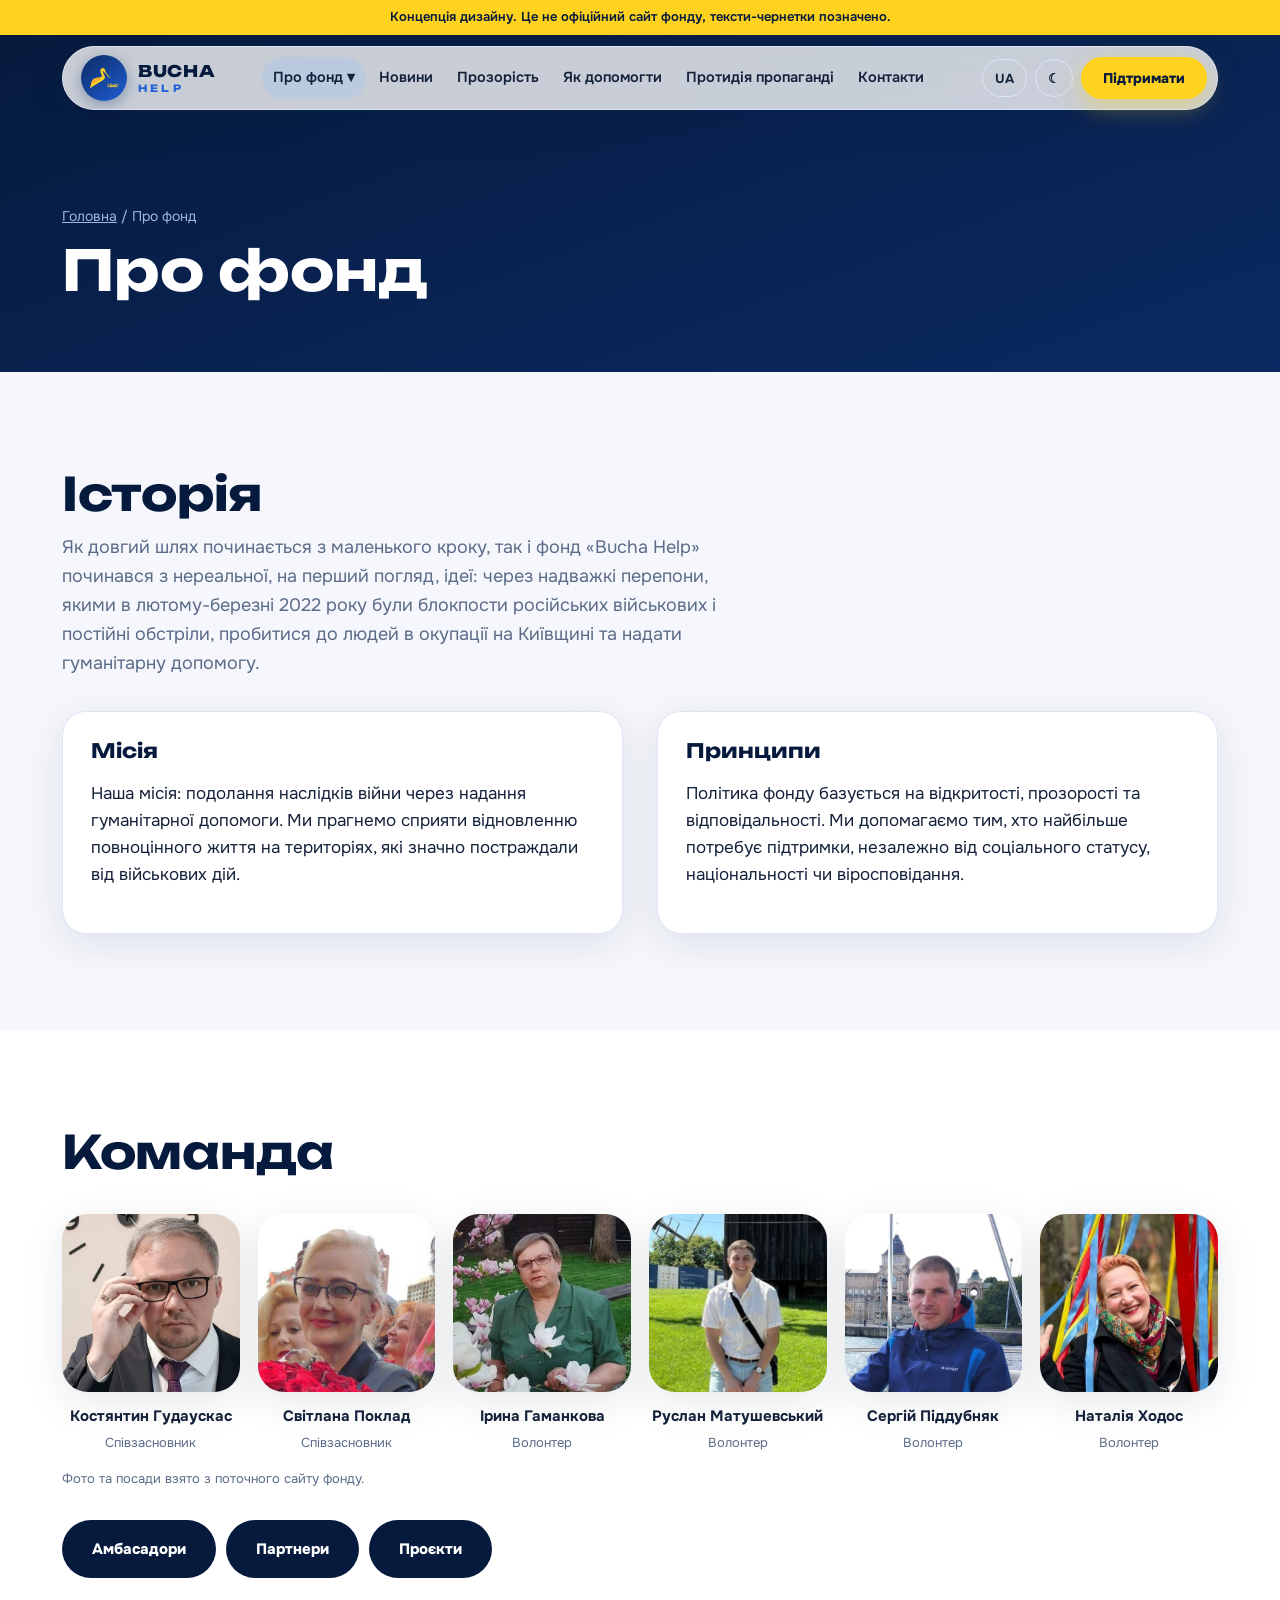
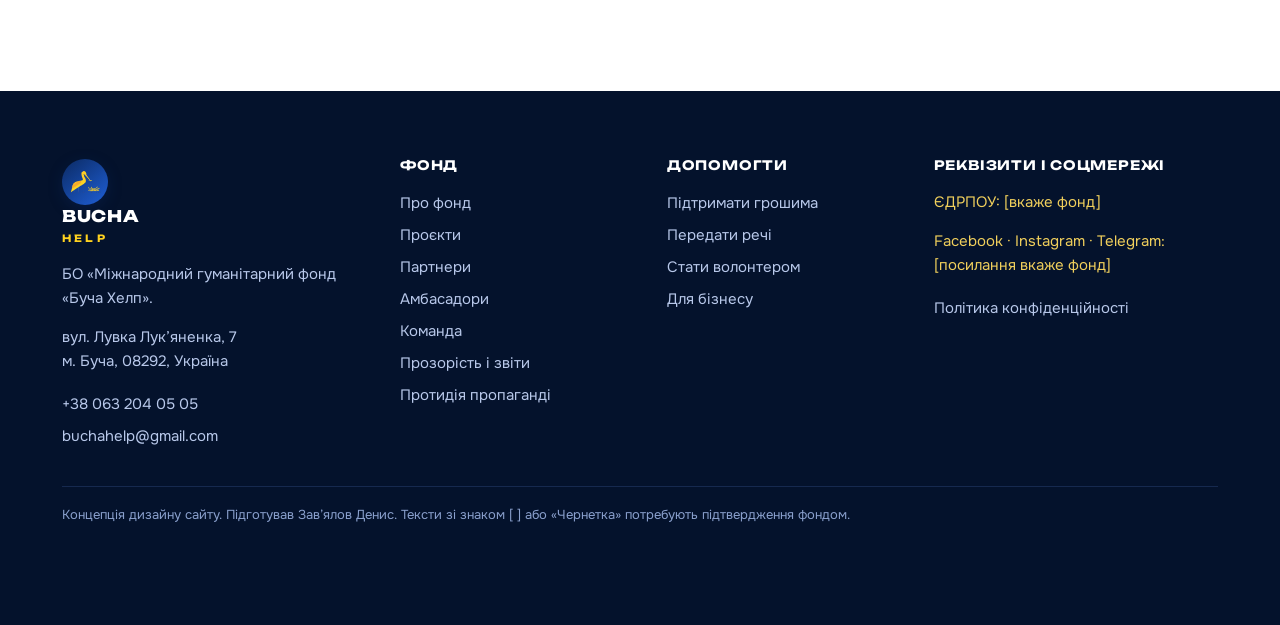
<file: about.html>
<!doctype html>
<html lang="uk"><head><meta charset="utf-8"><meta name="viewport" content="width=device-width,initial-scale=1">
<meta name="robots" content="noindex,nofollow"><title>Про фонд | BuchaHelp (концепція)</title><meta name="description" content="">
<link rel="preconnect" href="https://fonts.googleapis.com"><link rel="preconnect" href="https://fonts.gstatic.com" crossorigin><link rel="stylesheet" href="https://fonts.googleapis.com/css2?family=Onest:wght@400;500;600;700;800&family=Unbounded:wght@500;700;800&display=swap"><link rel="stylesheet" href="site.css?v=3"></head>
<body data-page="about.html">
<section class="page-hero"><div class="wrap"><div class="crumbs"><a href="index.html">Головна</a> / Про фонд</div><h1>Про фонд</h1></div></section>
<section class="block"><div class="wrap"><h2 class="rv">Історія</h2>
<p class="lead2">Як довгий шлях починається з маленького кроку, так і фонд «Bucha Help» починався з нереальної, на перший погляд, ідеї: через надважкі перепони, якими в лютому-березні 2022 року були блокпости російських військових і постійні обстріли, пробитися до людей в окупації на Київщині та надати гуманітарну допомогу.</p>
<div class="cols2" style="margin-top:34px"><div class="panel rv"><h3>Місія</h3><p>Наша місія: подолання наслідків війни через надання гуманітарної допомоги. Ми прагнемо сприяти відновленню повноцінного життя на територіях, які значно постраждали від військових дій.</p></div>
<div class="panel rv d1"><h3>Принципи</h3><p>Політика фонду базується на відкритості, прозорості та відповідальності. Ми допомагаємо тим, хто найбільше потребує підтримки, незалежно від соціального статусу, національності чи віросповідання.</p></div></div></div></section>
<section class="block alt" id="team"><div class="wrap"><h2 class="rv">Команда</h2><div class="team"><div class="person rv "><img class="av" src="p-gudauskas.jpg" alt="Костянтин Гудаускас" loading="lazy" width="480" height="480"><b>Костянтин Гудаускас</b><span>Співзасновник</span></div><div class="person rv d1"><img class="av" src="p-poklad.jpg" alt="Світлана Поклад" loading="lazy" width="480" height="480"><b>Світлана Поклад</b><span>Співзасновник</span></div><div class="person rv d2"><img class="av" src="p-gamankova.jpg" alt="Ірина Гаманкова" loading="lazy" width="480" height="480"><b>Ірина Гаманкова</b><span>Волонтер</span></div><div class="person rv d3"><img class="av" src="p-matushevskyi.jpg" alt="Руслан Матушевський" loading="lazy" width="480" height="480"><b>Руслан Матушевський</b><span>Волонтер</span></div><div class="person rv "><img class="av" src="p-piddubniak.jpg" alt="Сергій Піддубняк" loading="lazy" width="480" height="480"><b>Сергій Піддубняк</b><span>Волонтер</span></div><div class="person rv d1"><img class="av" src="p-khodos.jpg" alt="Наталія Ходос" loading="lazy" width="480" height="480"><b>Наталія Ходос</b><span>Волонтер</span></div></div>
<p class="note">Фото та посади взято з поточного сайту фонду.</p>
<p style="margin-top:30px;display:flex;gap:10px;flex-wrap:wrap"><a class="btn navy" href="ambassadors.html">Амбасадори</a><a class="btn navy" href="partners.html">Партнери</a><a class="btn navy" href="projects.html">Проєкти</a></p></div></section>
<script src="site.js?v=3"></script>
</body></html>
</file>
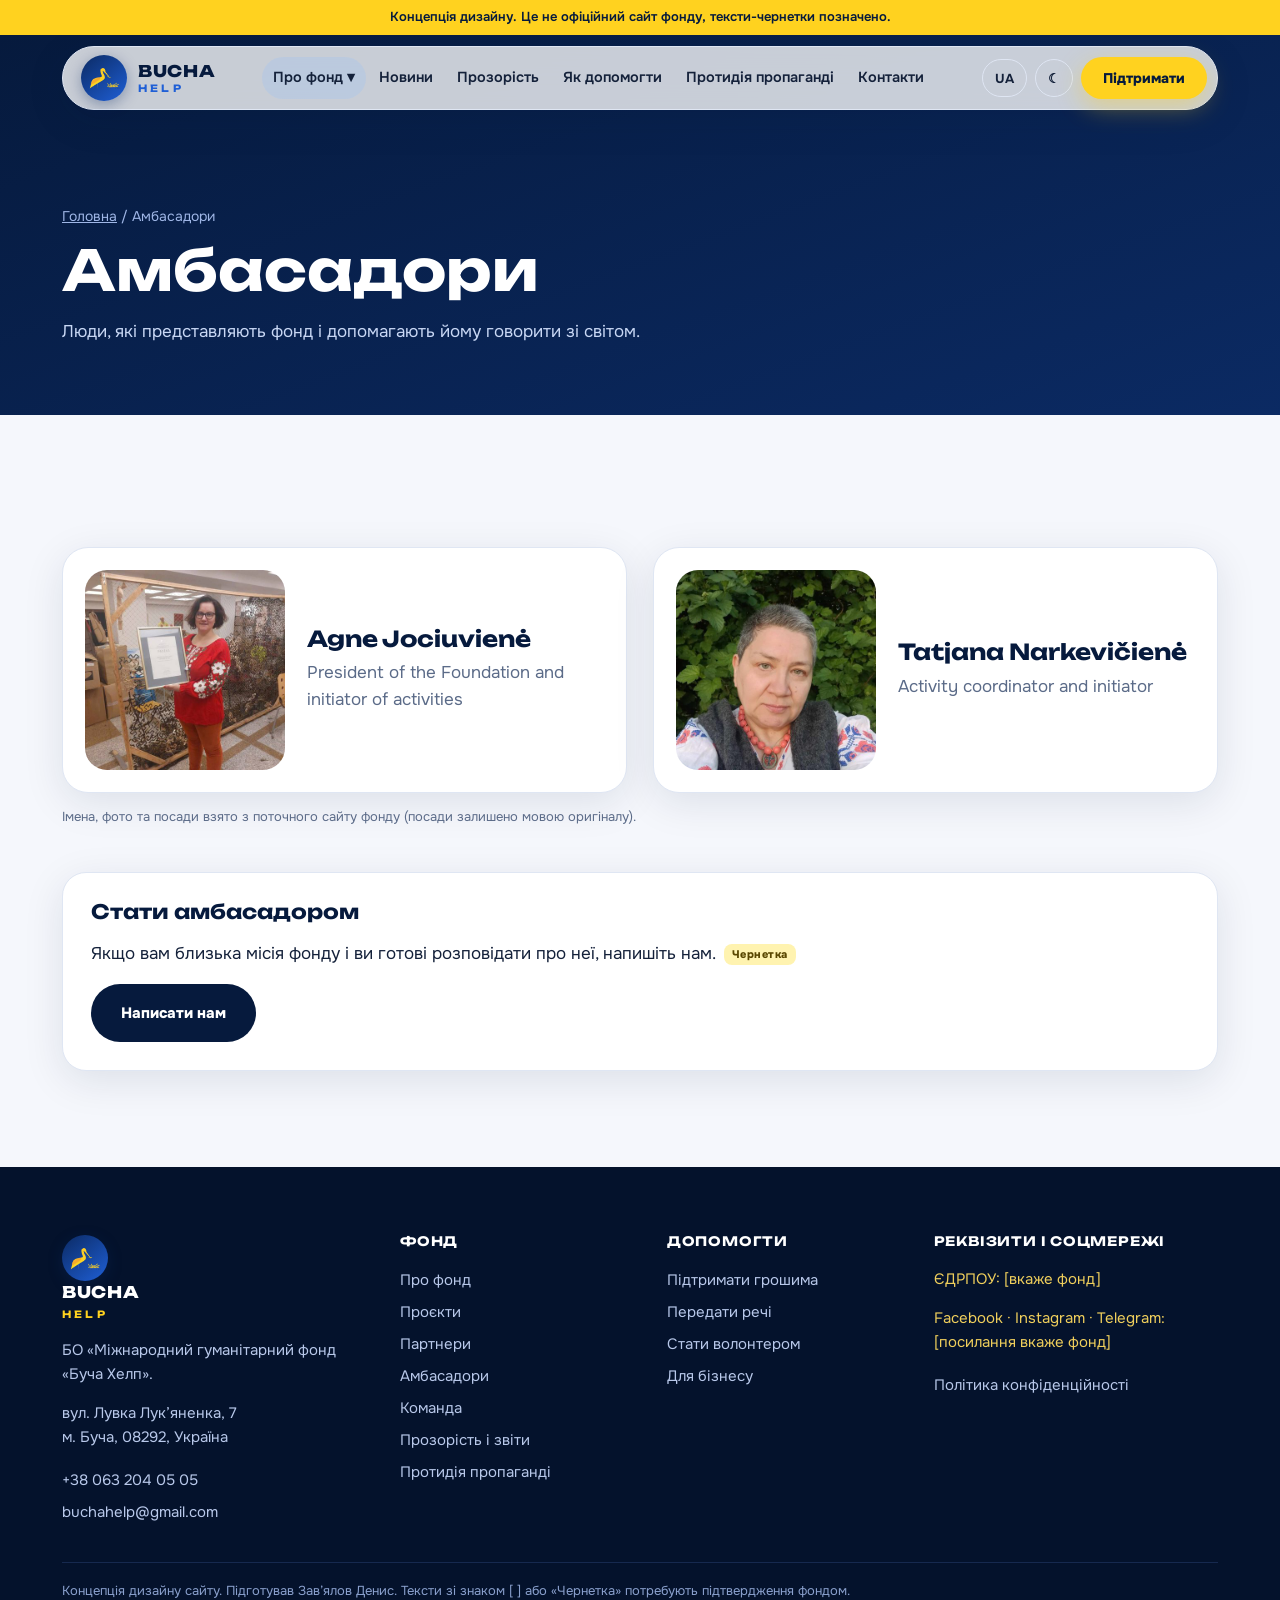
<file: ambassadors.html>
<!doctype html>
<html lang="uk"><head><meta charset="utf-8"><meta name="viewport" content="width=device-width,initial-scale=1">
<meta name="robots" content="noindex,nofollow"><title>Амбасадори | BuchaHelp (концепція)</title><meta name="description" content="">
<link rel="preconnect" href="https://fonts.googleapis.com"><link rel="preconnect" href="https://fonts.gstatic.com" crossorigin><link rel="stylesheet" href="https://fonts.googleapis.com/css2?family=Onest:wght@400;500;600;700;800&family=Unbounded:wght@500;700;800&display=swap"><link rel="stylesheet" href="site.css?v=3"></head>
<body data-page="ambassadors.html">
<section class="page-hero"><div class="wrap"><div class="crumbs"><a href="index.html">Головна</a> / Амбасадори</div><h1>Амбасадори</h1><p>Люди, які представляють фонд і допомагають йому говорити зі світом.</p></div></section>
<section class="block"><div class="wrap"><div class="amb">
<div class="ambc rv"><img src="amb-agne.jpg" alt="Agne Jociuvienė" loading="lazy"><div><h3>Agne Jociuvienė</h3><p>President of the Foundation and initiator of activities</p></div></div>
<div class="ambc rv d1"><img src="amb-tatjana.jpg" alt="Tatjana Narkevičienė" loading="lazy"><div><h3>Tatjana Narkevičienė</h3><p>Activity coordinator and initiator</p></div></div>
</div>
<p class="note">Імена, фото та посади взято з поточного сайту фонду (посади залишено мовою оригіналу).</p>
<div class="panel rv" style="margin-top:44px"><h3>Стати амбасадором</h3><p>Якщо вам близька місія фонду і ви готові розповідати про неї, напишіть нам.<span class="draft">Чернетка</span></p><a class="btn navy" href="contacts.html">Написати нам</a></div>
</div></section>
<script src="site.js?v=3"></script>
</body></html>
</file>
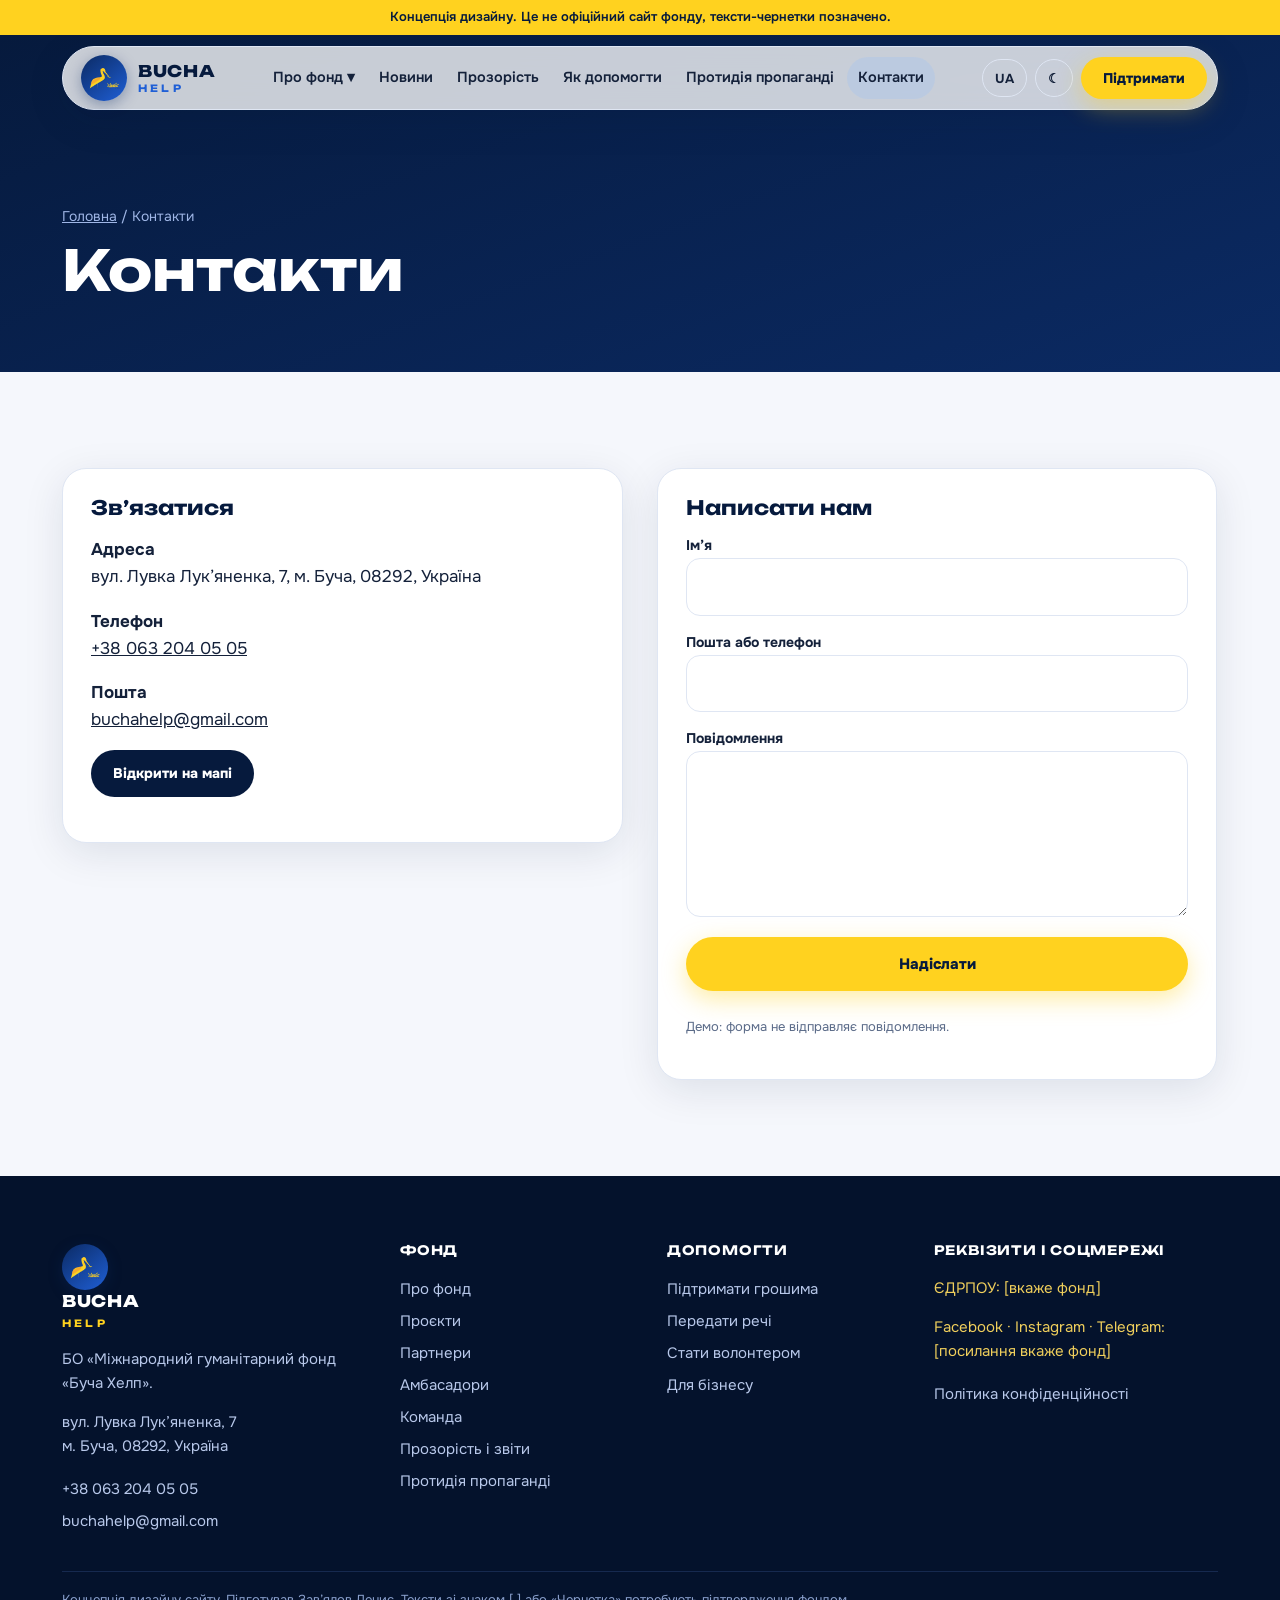
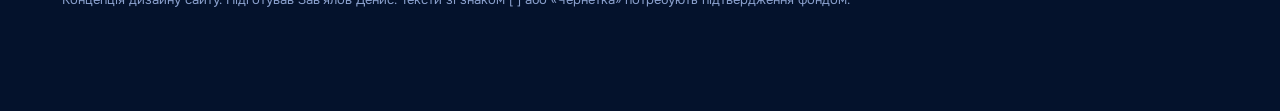
<file: contacts.html>
<!doctype html>
<html lang="uk"><head><meta charset="utf-8"><meta name="viewport" content="width=device-width,initial-scale=1">
<meta name="robots" content="noindex,nofollow"><title>Контакти | BuchaHelp (концепція)</title><meta name="description" content="">
<link rel="preconnect" href="https://fonts.googleapis.com"><link rel="preconnect" href="https://fonts.gstatic.com" crossorigin><link rel="stylesheet" href="https://fonts.googleapis.com/css2?family=Onest:wght@400;500;600;700;800&family=Unbounded:wght@500;700;800&display=swap"><link rel="stylesheet" href="site.css?v=3"></head>
<body data-page="contacts.html">
<section class="page-hero"><div class="wrap"><div class="crumbs"><a href="index.html">Головна</a> / Контакти</div><h1>Контакти</h1></div></section>
<section class="block"><div class="wrap cols2"><div class="panel rv"><h3>Зв’язатися</h3>
<p><b>Адреса</b><br>вул. Лувка Лук’яненка, 7, м. Буча, 08292, Україна</p>
<p><b>Телефон</b><br><a href="tel:+380632040505">+38 063 204 05 05</a></p>
<p><b>Пошта</b><br><a href="mailto:buchahelp@gmail.com">buchahelp@gmail.com</a></p>
<p><a class="btn navy sm" href="https://www.google.com/maps/search/?api=1&query=%D0%91%D1%83%D1%87%D0%B0%2C+%D0%B2%D1%83%D0%BB.+%D0%9B%D1%83%D0%B2%D0%BA%D0%B0+%D0%9B%D1%83%D0%BA%27%D1%8F%D0%BD%D0%B5%D0%BD%D0%BA%D0%B0%2C+7">Відкрити на мапі</a></p></div>
<form class="form panel rv d1" onsubmit="return false"><h3>Написати нам</h3>
<div><label for="n">Ім’я</label><input class="inp" id="n" type="text"></div>
<div><label for="e">Пошта або телефон</label><input class="inp" id="e" type="text"></div>
<div><label for="m">Повідомлення</label><textarea class="inp" id="m" rows="5"></textarea></div>
<button class="btn primary" type="submit">Надіслати</button><p class="note">Демо: форма не відправляє повідомлення.</p></form></div></section>
<script src="site.js?v=3"></script>
</body></html>
</file>
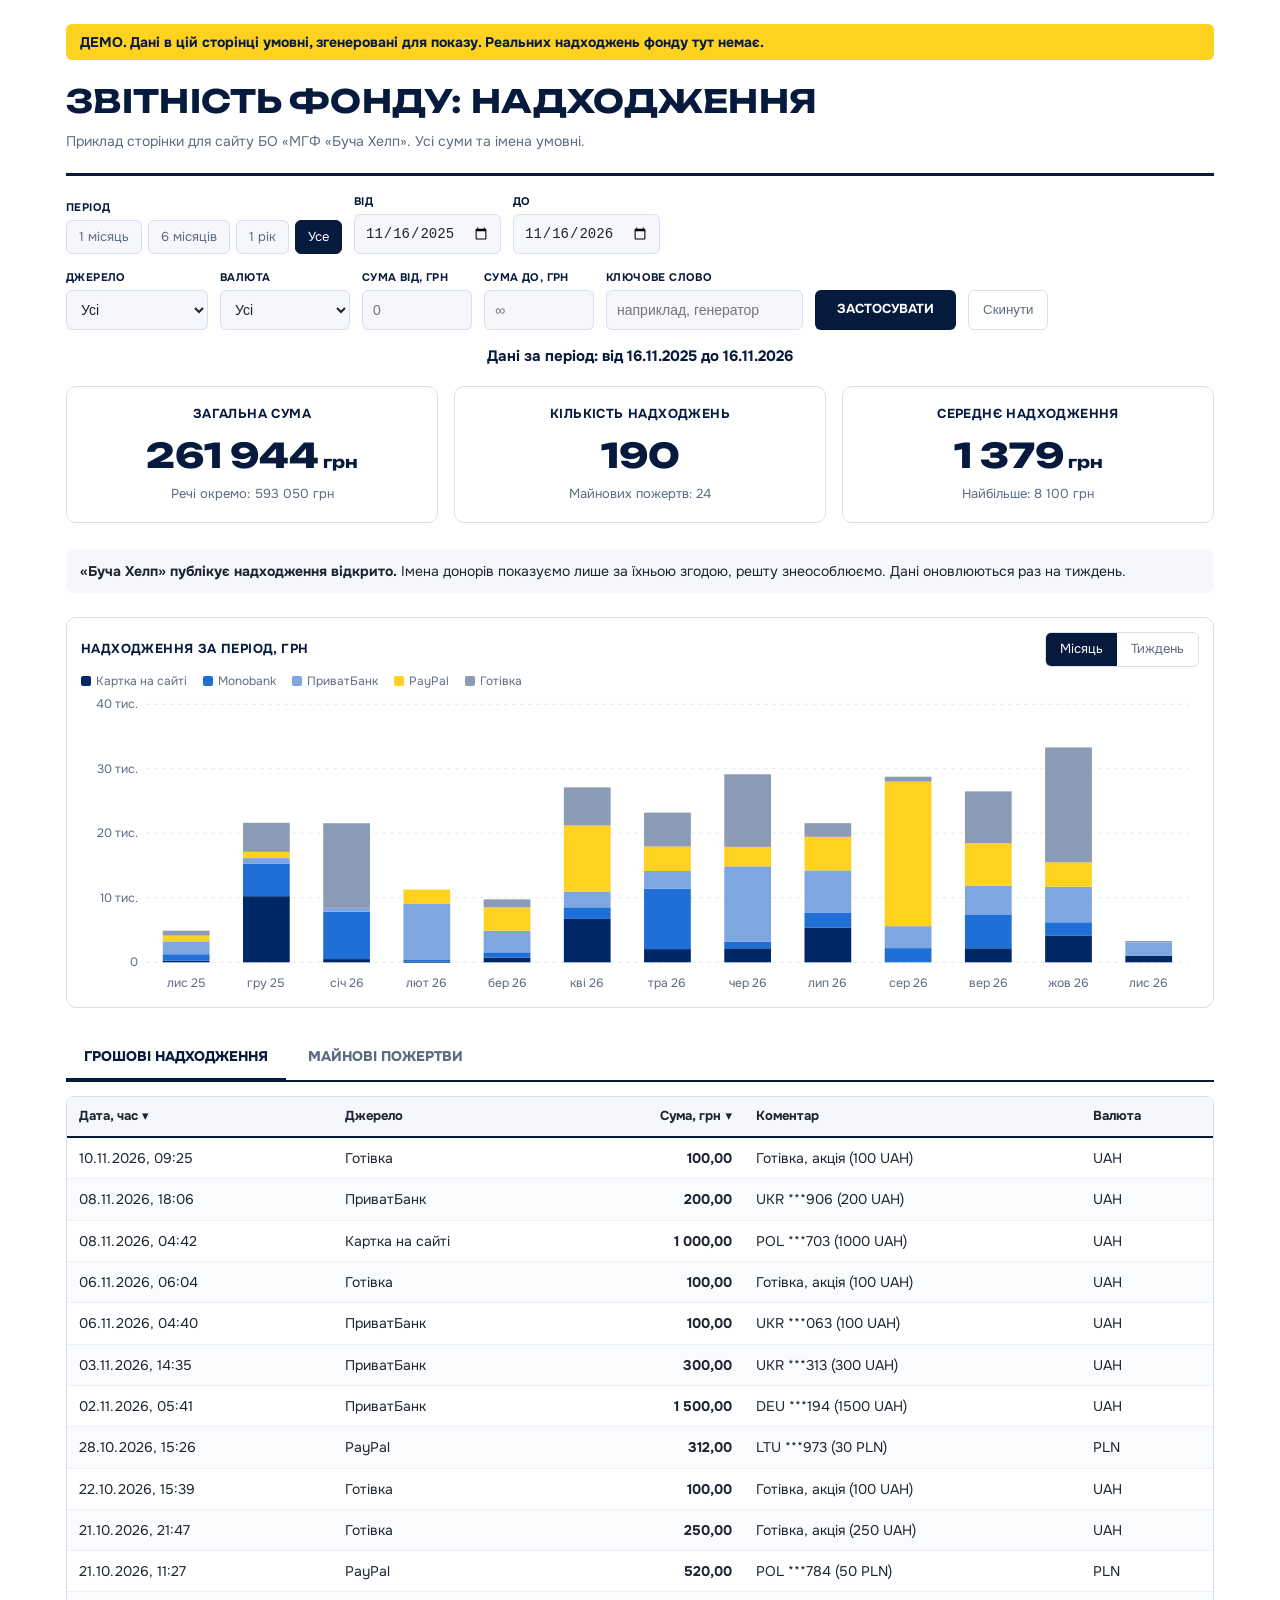
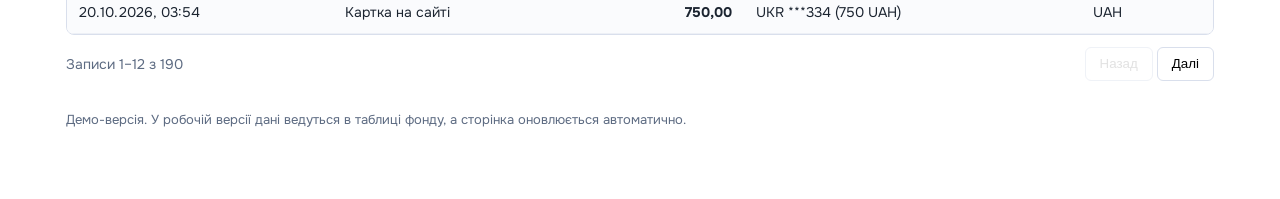
<file: dashboard.html>
<!doctype html>
<html lang="uk">
<head>
<meta charset="utf-8"><meta name="robots" content="noindex,nofollow">
<meta name="viewport" content="width=device-width, initial-scale=1">
<title>Звітність фонду: надходження (демо)</title>
<style>
@import url('https://fonts.googleapis.com/css2?family=Onest:wght@400;600;700;800&family=Unbounded:wght@700;800&display=swap');
h1,.card .v{font-family:Unbounded,Onest,sans-serif}
.card{border-radius:20px}
.chartbox{border-radius:20px}
  :root{--navy:#061a3d;--navy2:#0b2a63;--yellow:#ffd21f;--bg:#f5f7fc;--line:#d9dfec;--text:#1b2430;--muted:#5d6b82}
  *{box-sizing:border-box}
  body{margin:0;background:#fff;color:var(--text);font-family:Onest,Inter,system-ui,"Segoe UI",Roboto,Arial,sans-serif;line-height:1.45}
  .wrap{max-width:1180px;margin:0 auto;padding:24px 16px 56px}
  .demo{background:var(--yellow);color:var(--navy);font-weight:700;padding:8px 14px;border-radius:6px;margin-bottom:18px;font-size:14px}
  h1{font-size:32px;margin:0 0 6px;color:var(--navy);text-transform:uppercase;letter-spacing:.3px}
  .sub{color:var(--muted);margin:0 0 22px;font-size:14px}
  .bar{border-top:3px solid var(--navy);padding-top:18px}
  .row{display:flex;flex-wrap:wrap;gap:12px;align-items:end;margin-bottom:16px}
  .group{display:flex;flex-direction:column;gap:4px}
  label{font-size:11px;font-weight:700;text-transform:uppercase;color:var(--navy);letter-spacing:.4px}
  select,input{height:40px;border:1px solid var(--line);background:var(--bg);border-radius:6px;padding:0 10px;font-size:14px;color:var(--text);min-width:130px}
  input[type=number]{min-width:100px;width:110px}
  .seg{display:flex;gap:6px}
  .seg button,.tab,.apply,.sw button{cursor:pointer;font:inherit}
  .seg button{border:1px solid var(--line);background:var(--bg);color:var(--muted);height:34px;padding:0 12px;border-radius:6px;font-size:13px}
  .seg button.on{background:var(--navy);color:#fff;border-color:var(--navy)}
  .apply{height:40px;background:var(--navy);color:#fff;border:0;border-radius:6px;padding:0 22px;font-weight:700;text-transform:uppercase;font-size:13px}
  .reset{height:40px;background:none;border:1px solid var(--line);border-radius:6px;padding:0 14px;color:var(--muted);cursor:pointer}
  .period{margin:14px 0 6px;text-align:center;font-weight:700;color:var(--navy);font-size:15px}
  .cards{display:grid;grid-template-columns:repeat(3,1fr);gap:16px;margin:18px 0 26px}
  .card{border:1px solid var(--line);border-radius:10px;padding:18px 16px;text-align:center}
  .card h3{margin:0 0 8px;font-size:13px;text-transform:uppercase;color:var(--navy);letter-spacing:.4px}
  .card .v{font-size:34px;font-weight:800;color:var(--navy)}
  .card .v small{font-size:16px;font-weight:700;margin-left:4px}
  .card .s{color:var(--muted);font-size:13px;margin-top:4px}
  .note{background:var(--bg);border-radius:8px;padding:12px 14px;font-size:14px;margin-bottom:24px}
  .chartbox{border:1px solid var(--line);border-radius:10px;padding:14px 14px 8px;margin-bottom:26px}
  .charthead{display:flex;justify-content:space-between;align-items:center;flex-wrap:wrap;gap:8px;margin-bottom:6px}
  .charthead b{color:var(--navy);text-transform:uppercase;font-size:13px;letter-spacing:.4px}
  .sw{display:flex;border:1px solid var(--line);border-radius:6px;overflow:hidden}
  .sw button{border:0;background:#fff;padding:7px 14px;font-size:13px;color:var(--muted)}
  .sw button.on{background:var(--navy);color:#fff}
  .legend{display:flex;flex-wrap:wrap;gap:6px 16px;font-size:12px;color:var(--muted);margin:6px 0 4px}
  .legend i{display:inline-block;width:10px;height:10px;border-radius:2px;margin-right:5px;vertical-align:-1px}
  svg{width:100%;height:auto;display:block}
  .tabs{display:flex;gap:4px;border-bottom:2px solid var(--navy);margin-bottom:14px}
  .tab{background:none;border:0;padding:12px 18px;font-weight:800;text-transform:uppercase;font-size:14px;color:var(--muted);border-bottom:4px solid transparent;margin-bottom:-2px}
  .tab.on{color:var(--navy);border-bottom-color:var(--navy)}
  .tablewrap{overflow-x:auto;border:1px solid var(--line);border-radius:8px}
  table{width:100%;border-collapse:collapse;font-size:14px;min-width:640px}
  th{background:var(--bg);text-align:left;padding:10px 12px;font-size:13px;white-space:nowrap;border-bottom:2px solid var(--navy)}
  th.sort{cursor:pointer}
  td{padding:10px 12px;border-bottom:1px solid #edf0f6}
  tr:nth-child(even) td{background:#fafbfd}
  td.n,th.n{text-align:right}
  .pager{display:flex;justify-content:space-between;align-items:center;margin-top:12px;font-size:14px;color:var(--muted);flex-wrap:wrap;gap:8px}
  .pager button{height:34px;padding:0 14px;border:1px solid var(--line);background:#fff;border-radius:6px;cursor:pointer}
  .pager button:disabled{opacity:.4;cursor:default}
  .foot{margin-top:30px;color:var(--muted);font-size:13px}
  @media (max-width:760px){h1{font-size:24px}.cards{grid-template-columns:1fr}.card .v{font-size:28px}}
</style>
</head>
<body>
<div class="wrap">
  <div class="demo">ДЕМО. Дані в цій сторінці умовні, згенеровані для показу. Реальних надходжень фонду тут немає.</div>
  <h1>Звітність фонду: надходження</h1>
  <p class="sub">Приклад сторінки для сайту БО «МГФ «Буча Хелп». Усі суми та імена умовні.</p>

  <div class="bar">
    <div class="row">
      <div class="group"><label>Період</label>
        <div class="seg" id="seg">
          <button data-m="1">1 місяць</button><button data-m="6">6 місяців</button><button data-m="12">1 рік</button><button data-m="0" class="on">Усе</button>
        </div></div>
      <div class="group"><label>Від</label><input type="date" id="from"></div>
      <div class="group"><label>До</label><input type="date" id="to"></div>
    </div>
    <div class="row">
      <div class="group"><label>Джерело</label><select id="src"></select></div>
      <div class="group"><label>Валюта</label><select id="cur"><option value="">Усі</option><option>UAH</option><option>EUR</option><option>PLN</option></select></div>
      <div class="group"><label>Сума від, грн</label><input type="number" id="min" min="0" placeholder="0"></div>
      <div class="group"><label>Сума до, грн</label><input type="number" id="max" min="0" placeholder="∞"></div>
      <div class="group"><label>Ключове слово</label><input type="text" id="kw" placeholder="наприклад, генератор"></div>
      <button class="apply" id="apply">Застосувати</button>
      <button class="reset" id="reset">Скинути</button>
    </div>
  </div>

  <div class="period" id="period"></div>

  <div class="cards">
    <div class="card"><h3>Загальна сума</h3><div class="v" id="k1">0<small>грн</small></div><div class="s" id="k1s"></div></div>
    <div class="card"><h3>Кількість надходжень</h3><div class="v" id="k2">0</div><div class="s" id="k2s"></div></div>
    <div class="card"><h3>Середнє надходження</h3><div class="v" id="k3">0<small>грн</small></div><div class="s" id="k3s"></div></div>
  </div>

  <div class="note"><b>«Буча Хелп» публікує надходження відкрито.</b> Імена донорів показуємо лише за їхньою згодою, решту знеособлюємо. Дані оновлюються раз на тиждень.</div>

  <div class="chartbox">
    <div class="charthead"><b>Надходження за період, грн</b>
      <div class="sw" id="step"><button data-s="month" class="on">Місяць</button><button data-s="week">Тиждень</button></div></div>
    <div class="legend" id="legend"></div>
    <div id="chart"></div>
  </div>

  <div class="tabs"><button class="tab on" data-t="money">Грошові надходження</button><button class="tab" data-t="goods">Майнові пожертви</button></div>
  <div class="tablewrap"><table id="tbl"></table></div>
  <div class="pager"><span id="count"></span><span><button id="prev">Назад</button> <button id="next">Далі</button></span></div>
  <p class="foot">Демо-версія. У робочій версії дані ведуться в таблиці фонду, а сторінка оновлюється автоматично.</p>
</div>

<script>
(function(){
  var TODAY = new Date(2026, 10, 16);
  var SRC = ["Картка на сайті","Monobank","ПриватБанк","PayPal","Готівка"];
  var COL = ["#002866","#1f6fd6","#7ea6e0","#ffd21f","#8b9ab5"];
  var CURS = [["UAH",1],["EUR",45],["PLN",10.4]];
  var seed = 20261116;
  function rnd(){ seed = (seed*1664525 + 1013904223) % 4294967296; return seed/4294967296; }
  function pick(a){ return a[Math.floor(rnd()*a.length)]; }
  var amountsUAH = [50,100,100,200,250,300,500,500,750,1000,1500,2000,3000,5000,8000];
  var money = [];
  for(var i=0;i<190;i++){
    var d = new Date(TODAY.getTime() - Math.floor(rnd()*365)*86400000 - Math.floor(rnd()*86400000));
    var src = pick(SRC), c = CURS[0];
    var r = rnd(); if(src==="PayPal") c = r<.6?CURS[1]:CURS[2]; else if(src==="Картка на сайті" && r<.15) c = CURS[1];
    var base = pick(amountsUAH), sum, orig;
    if(c[0]==="UAH"){ sum = base; orig = base+" UAH"; }
    else { var q = Math.max(5,Math.round(base/c[1]/5)*5); sum = Math.round(q*c[1]*100)/100; orig = q+" "+c[0]; }
    var cc = pick(["UKR","UKR","UKR","POL","LTU","DEU"]);
    var tail = String(1000+Math.floor(rnd()*9000)).slice(1);
    money.push({d:d,src:src,sum:sum,cur:c[0],com:(src==="Готівка"?"Готівка, акція":cc+" ***"+tail)+" ("+orig+")"});
  }
  var goodsList = [
    ["Аптечка першої допомоги",420,[20,40,60]],["Павербанк 20000 mAh",950,[10,15]],["Генератор 3 кВт",18500,[1,2]],
    ["Дитячий одяг, комплект",650,[30,50,80]],["Продуктовий набір",780,[40,60,100]],["Шкільний набір",350,[25,40]],
    ["Спальний мішок",1900,[10,20]],["Буржуйка",4200,[3,5]],["Ковдра",560,[20,30]],["Взуття зимове, пара",1300,[15,25]]
  ];
  var donors = ["Невідомий благодійник","Невідомий благодійник","Невідомий благодійник","Компанія партнер","Громада с. Квітневе","Приватна особа (за згодою)"];
  var goods = [];
  for(var j=0;j<24;j++){
    var g = pick(goodsList), qn = pick(g[2]);
    var d2 = new Date(TODAY.getTime() - Math.floor(rnd()*330)*86400000);
    goods.push({d:d2,name:g[0],price:g[1],qty:qn,sum:g[1]*qn,donor:pick(donors)});
  }
  money.sort(function(a,b){return b.d-a.d}); goods.sort(function(a,b){return b.d-a.d});

  var $ = function(id){return document.getElementById(id)};
  var fmt = function(n){return Math.round(n).toLocaleString("uk-UA")};
  var fmtD = function(d){return ("0"+d.getDate()).slice(-2)+"."+("0"+(d.getMonth()+1)).slice(-2)+"."+d.getFullYear()};
  var fmtDT = function(d){return fmtD(d)+", "+("0"+d.getHours()).slice(-2)+":"+("0"+d.getMinutes()).slice(-2)};
  var state = {tab:"money",step:"month",sortKey:"d",sortDir:-1,page:0,per:12,months:0};
  var rangeFrom, rangeTo;

  var oldest = money[money.length-1].d;
  var sel = $("src"); sel.innerHTML = '<option value="">Усі</option>' + SRC.map(function(s){return "<option>"+s+"</option>"}).join("");
  function iso(d){return d.getFullYear()+"-"+("0"+(d.getMonth()+1)).slice(-2)+"-"+("0"+d.getDate()).slice(-2)}
  $("from").value = iso(oldest); $("to").value = iso(TODAY);

  function filtered(){
    var f = new Date($("from").value+"T00:00:00"), t = new Date($("to").value+"T23:59:59");
    var src=$("src").value, cur=$("cur").value, kw=$("kw").value.trim().toLowerCase();
    var mn = parseFloat($("min").value)||0, mx = parseFloat($("max").value)||Infinity;
    rangeFrom=f; rangeTo=t;
    var m = money.filter(function(x){return x.d>=f&&x.d<=t&&(!src||x.src===src)&&(!cur||x.cur===cur)&&x.sum>=mn&&x.sum<=mx&&(!kw||(x.com+x.src).toLowerCase().indexOf(kw)>-1)});
    var g = goods.filter(function(x){return x.d>=f&&x.d<=t&&x.sum>=mn&&x.sum<=mx&&(!kw||(x.name+x.donor).toLowerCase().indexOf(kw)>-1)&&(!src)&&(!cur||cur==="UAH")});
    return {m:m,g:g};
  }

  function renderCards(F){
    var total = F.m.reduce(function(a,x){return a+x.sum},0), goodsSum = F.g.reduce(function(a,x){return a+x.sum},0);
    var cnt = F.m.length;
    $("k1").innerHTML = fmt(total)+"<small>грн</small>"; $("k1s").textContent = "Речі окремо: "+fmt(goodsSum)+" грн";
    $("k2").textContent = fmt(cnt); $("k2s").textContent = "Майнових пожертв: "+F.g.length;
    $("k3").innerHTML = (cnt?fmt(total/cnt):0)+"<small>грн</small>"; $("k3s").textContent = cnt?"Найбільше: "+fmt(Math.max.apply(null,F.m.map(function(x){return x.sum})))+" грн":"";
    $("period").textContent = "Дані за період: від "+fmtD(rangeFrom)+" до "+fmtD(rangeTo);
  }

  function keyOf(d){
    if(state.step==="month") return d.getFullYear()+"-"+("0"+(d.getMonth()+1)).slice(-2);
    var t = new Date(d.getFullYear(),d.getMonth(),d.getDate()); var day=(t.getDay()+6)%7; t.setDate(t.getDate()-day); return iso(t);
  }
  function labelOf(k){
    if(state.step==="month"){ var p=k.split("-"); return ["січ","лют","бер","кві","тра","чер","лип","сер","вер","жов","лис","гру"][+p[1]-1]+" "+p[0].slice(2); }
    var q=k.split("-"); return q[2]+"."+q[1];
  }
  function renderChart(F){
    var buckets = {}, keys = [];
    F.m.forEach(function(x){
      var k = keyOf(x.d); if(!buckets[k]){buckets[k]={}; keys.push(k);}
      buckets[k][x.src] = (buckets[k][x.src]||0)+x.sum;
    });
    keys.sort();
    if(!keys.length){ $("chart").innerHTML = '<p style="color:#5d6b82;padding:30px;text-align:center">Немає даних за вибраними умовами.</p>'; $("legend").innerHTML=""; return; }
    var present = SRC.filter(function(s){return F.m.some(function(x){return x.src===s})});
    $("legend").innerHTML = present.map(function(s){return '<span><i style="background:'+COL[SRC.indexOf(s)]+'"></i>'+s+'</span>'}).join("");
    var W=1100,H=300,L=64,B=36,T=10,R=10, plotW=W-L-R, plotH=H-B-T;
    var totals = keys.map(function(k){return Object.keys(buckets[k]).reduce(function(a,s){return a+buckets[k][s]},0)});
    var maxV = Math.max.apply(null,totals), step = Math.pow(10,Math.floor(Math.log10(maxV||1)));
    var top = Math.ceil(maxV/step)*step; if(top/step<3){step/=2;top=Math.ceil(maxV/step)*step;}
    var svg = '<svg viewBox="0 0 '+W+' '+H+'" role="img" aria-label="Графік надходжень">';
    for(var v=0; v<=top; v+=step){
      var y = T+plotH-(v/top)*plotH;
      svg += '<line x1="'+L+'" x2="'+(W-R)+'" y1="'+y+'" y2="'+y+'" stroke="#e3e8f2" stroke-dasharray="4 4"/><text x="'+(L-8)+'" y="'+(y+4)+'" text-anchor="end" font-size="12" fill="#5d6b82">'+(v>=1000?Math.round(v/1000)+" тис.":v)+'</text>';
    }
    var bw = Math.min(46, plotW/keys.length*0.62), gap = plotW/keys.length;
    var skip = Math.ceil(keys.length/14);
    keys.forEach(function(k,i){
      var x = L + gap*i + (gap-bw)/2, acc = 0;
      SRC.forEach(function(s){
        var v = buckets[k][s]; if(!v) return;
        var h = v/top*plotH, y = T+plotH-acc-h; acc += h;
        svg += '<rect x="'+x+'" y="'+y+'" width="'+bw+'" height="'+Math.max(h,1)+'" fill="'+COL[SRC.indexOf(s)]+'"><title>'+labelOf(k)+", "+s+": "+fmt(v)+' грн</title></rect>';
      });
      if(i%skip===0) svg += '<text x="'+(x+bw/2)+'" y="'+(H-12)+'" text-anchor="middle" font-size="12" fill="#5d6b82">'+labelOf(k)+'</text>';
    });
    svg += '</svg>';
    $("chart").innerHTML = svg;
  }

  function sorted(arr){
    var k = state.sortKey, dir = state.sortDir;
    return arr.slice().sort(function(a,b){ var x=a[k], y=b[k]; if(x instanceof Date){x=+x;y=+y;} return (x<y?-1:x>y?1:0)*dir; });
  }
  function renderTable(F){
    var rows, head;
    if(state.tab==="money"){
      rows = sorted(F.m);
      head = '<tr><th class="sort" data-k="d">Дата, час ▾</th><th>Джерело</th><th class="n sort" data-k="sum">Сума, грн ▾</th><th>Коментар</th><th>Валюта</th></tr>';
    } else {
      rows = sorted(F.g);
      head = '<tr><th class="sort" data-k="d">Дата ▾</th><th>Найменування</th><th class="n sort" data-k="price">Ціна, грн ▾</th><th class="n sort" data-k="qty">К-сть ▾</th><th class="n sort" data-k="sum">Сума, грн ▾</th><th>Благодійник</th></tr>';
    }
    var pages = Math.max(1, Math.ceil(rows.length/state.per)); if(state.page>=pages) state.page = pages-1;
    var slice = rows.slice(state.page*state.per, (state.page+1)*state.per);
    var body = slice.map(function(x){
      if(state.tab==="money") return '<tr><td>'+fmtDT(x.d)+'</td><td>'+x.src+'</td><td class="n"><b>'+x.sum.toLocaleString("uk-UA",{minimumFractionDigits:2,maximumFractionDigits:2})+'</b></td><td>'+x.com+'</td><td>'+x.cur+'</td></tr>';
      return '<tr><td>'+fmtD(x.d)+'</td><td><b>'+x.name+'</b></td><td class="n">'+fmt(x.price)+'</td><td class="n">'+x.qty+'</td><td class="n"><b>'+fmt(x.sum)+'</b></td><td>'+x.donor+'</td></tr>';
    }).join("") || '<tr><td colspan="6" style="text-align:center;color:#5d6b82;padding:26px">Немає записів за вибраними умовами.</td></tr>';
    $("tbl").innerHTML = '<thead>'+head+'</thead><tbody>'+body+'</tbody>';
    $("count").textContent = rows.length ? "Записи "+(state.page*state.per+1)+"–"+Math.min(rows.length,(state.page+1)*state.per)+" з "+rows.length : "";
    $("prev").disabled = state.page===0; $("next").disabled = state.page>=pages-1;
    Array.prototype.forEach.call($("tbl").querySelectorAll("th.sort"), function(th){ th.onclick = function(){ var k=th.getAttribute("data-k"); if(state.sortKey===k) state.sortDir*=-1; else {state.sortKey=k; state.sortDir=-1;} render(); }; });
  }
  function render(){ var F = filtered(); renderCards(F); renderChart(F); renderTable(F); }

  $("apply").onclick = function(){ state.page=0; render(); };
  $("reset").onclick = function(){ ["src","cur","min","max","kw"].forEach(function(i){$(i).value=""}); $("from").value=iso(oldest); $("to").value=iso(TODAY); setSeg("0"); state.page=0; render(); };
  function setSeg(m){ Array.prototype.forEach.call($("seg").children,function(b){b.classList.toggle("on",b.getAttribute("data-m")===m)}); }
  Array.prototype.forEach.call($("seg").children,function(b){ b.onclick=function(){
    var m=+b.getAttribute("data-m"); setSeg(String(m));
    var to = new Date(TODAY), from;
    if(m===0) from = oldest; else { from = new Date(TODAY); from.setMonth(from.getMonth()-m); }
    $("from").value=iso(from); $("to").value=iso(to); state.page=0; render(); }; });
  Array.prototype.forEach.call($("step").children,function(b){ b.onclick=function(){ state.step=b.getAttribute("data-s"); Array.prototype.forEach.call($("step").children,function(x){x.classList.toggle("on",x===b)}); render(); }; });
  Array.prototype.forEach.call(document.querySelectorAll(".tab"),function(b){ b.onclick=function(){ state.tab=b.getAttribute("data-t"); state.page=0; state.sortKey="d"; state.sortDir=-1; Array.prototype.forEach.call(document.querySelectorAll(".tab"),function(x){x.classList.toggle("on",x===b)}); render(); }; });
  $("prev").onclick=function(){ if(state.page>0){state.page--; render();} };
  $("next").onclick=function(){ state.page++; render(); };
  ["kw"].forEach(function(i){ $(i).addEventListener("keydown",function(e){ if(e.key==="Enter"){state.page=0;render();} }); });
  render();
})();
</script>
</body>
</html>
</file>
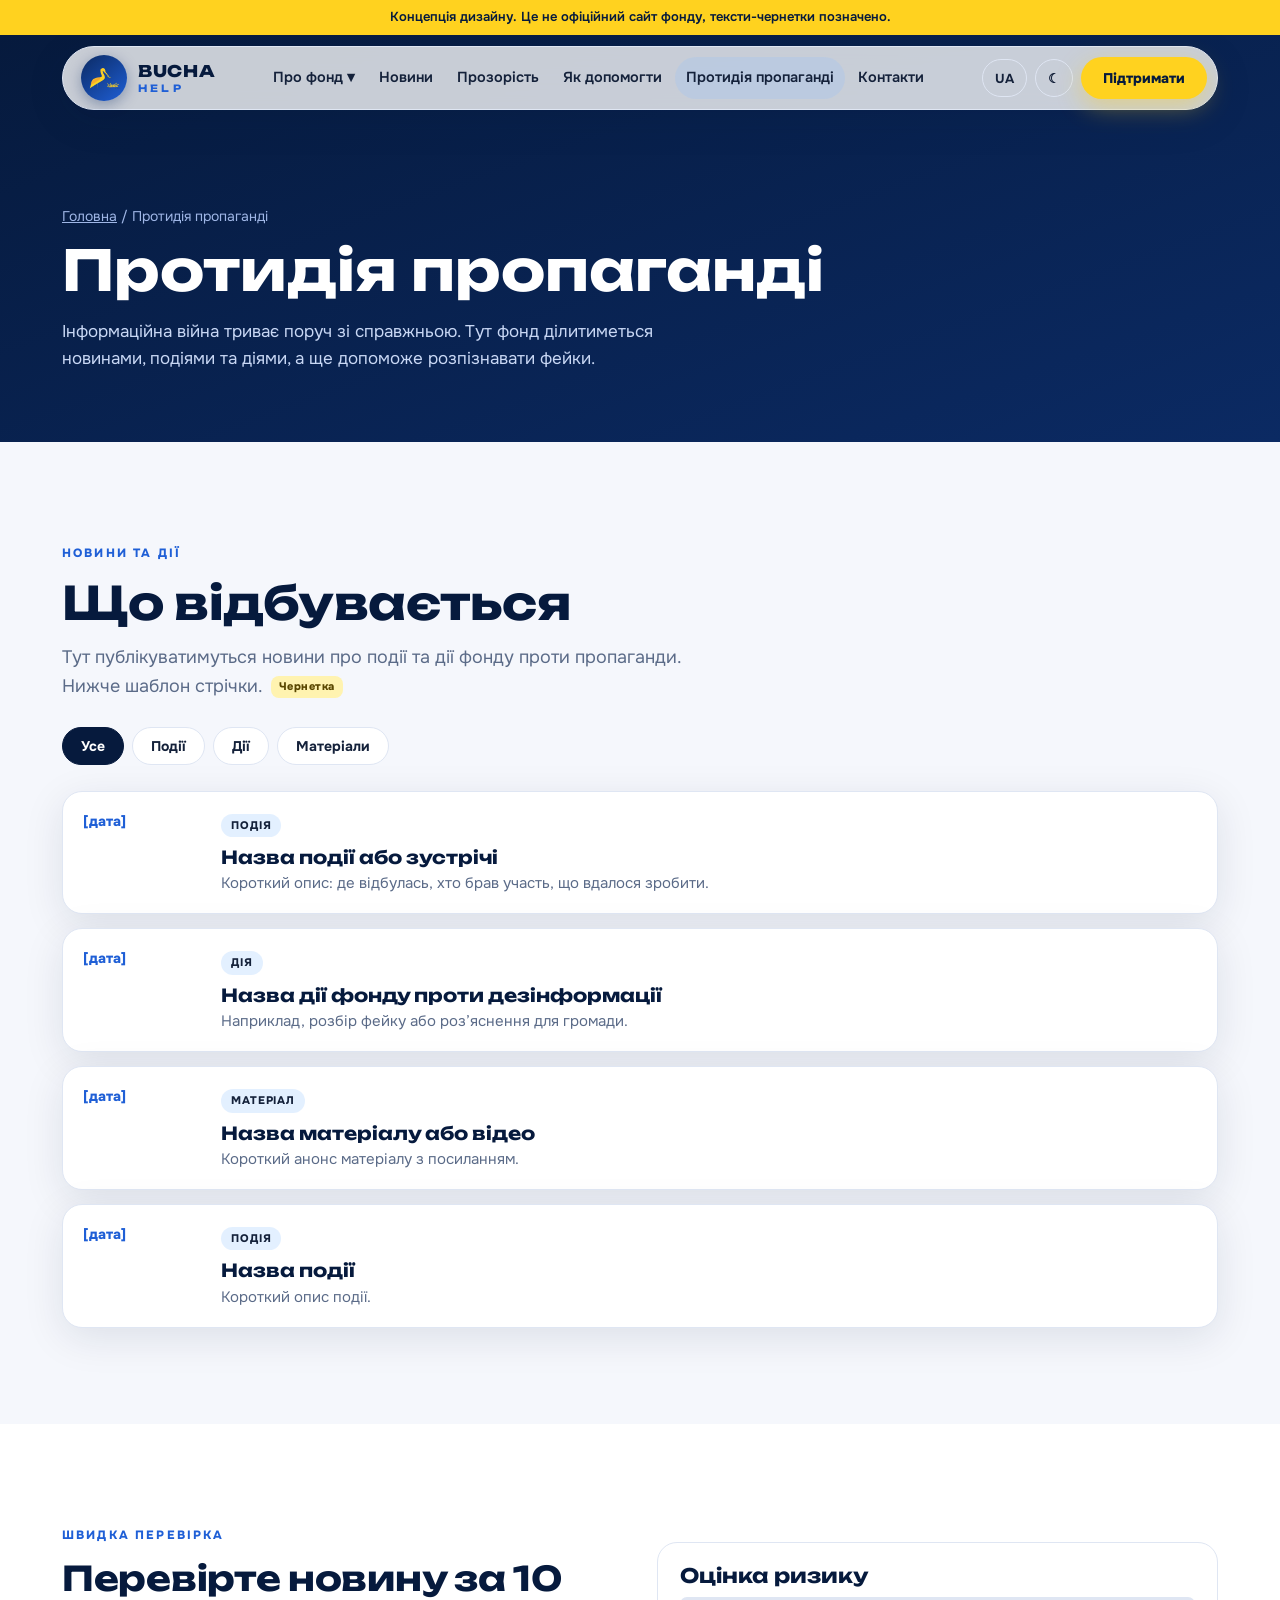
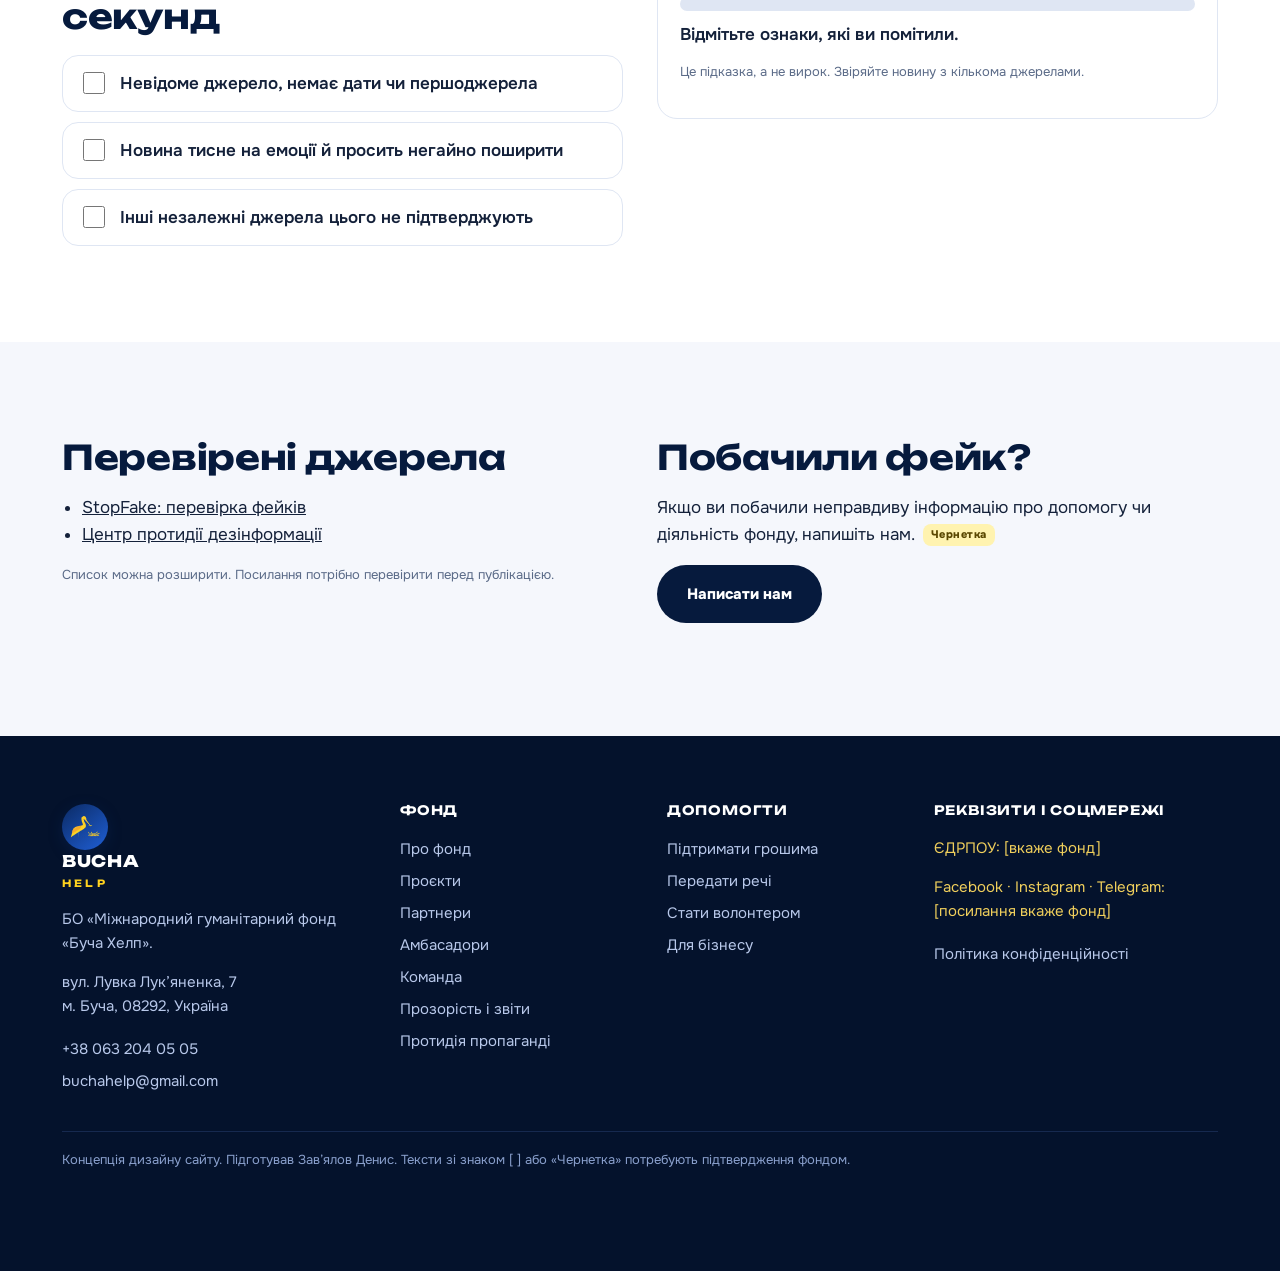
<file: disinfo.html>
<!doctype html>
<html lang="uk"><head><meta charset="utf-8"><meta name="viewport" content="width=device-width,initial-scale=1">
<meta name="robots" content="noindex,nofollow"><title>Протидія пропаганді | BuchaHelp (концепція)</title><meta name="description" content="">
<link rel="preconnect" href="https://fonts.googleapis.com"><link rel="preconnect" href="https://fonts.gstatic.com" crossorigin><link rel="stylesheet" href="https://fonts.googleapis.com/css2?family=Onest:wght@400;500;600;700;800&family=Unbounded:wght@500;700;800&display=swap"><link rel="stylesheet" href="site.css?v=3"></head>
<body data-page="disinfo.html">
<section class="page-hero"><div class="wrap"><div class="crumbs"><a href="index.html">Головна</a> / Протидія пропаганді</div><h1>Протидія пропаганді</h1><p>Інформаційна війна триває поруч зі справжньою. Тут фонд ділитиметься новинами, подіями та діями, а ще допоможе розпізнавати фейки.</p></div></section><section class="block"><div class="wrap"><span class="eyebrow">Новини та дії</span><h2 class="rv">Що відбувається</h2><p class="lead2">Тут публікуватимуться новини про події та дії фонду проти пропаганди. Нижче шаблон стрічки.<span class="draft">Чернетка</span></p><div class="fchips" data-target="feed"><button class="fchip on" data-f="all">Усе</button><button class="fchip" data-f="Подія">Події</button><button class="fchip" data-f="Дія">Дії</button><button class="fchip" data-f="Матеріал">Матеріали</button></div><div class="feed" id="feed"><article class="fi rv" data-c="Подія"><div class="d">[дата]</div><div><span class="tg">Подія</span><h3>Назва події або зустрічі</h3><p>Короткий опис: де відбулась, хто брав участь, що вдалося зробити.</p></div></article><article class="fi rv" data-c="Дія"><div class="d">[дата]</div><div><span class="tg">Дія</span><h3>Назва дії фонду проти дезінформації</h3><p>Наприклад, розбір фейку або роз’яснення для громади.</p></div></article><article class="fi rv" data-c="Матеріал"><div class="d">[дата]</div><div><span class="tg">Матеріал</span><h3>Назва матеріалу або відео</h3><p>Короткий анонс матеріалу з посиланням.</p></div></article><article class="fi rv" data-c="Подія"><div class="d">[дата]</div><div><span class="tg">Подія</span><h3>Назва події</h3><p>Короткий опис події.</p></div></article></div></div></section>
<section class="block alt"><div class="wrap cols2"><div><span class="eyebrow">Швидка перевірка</span><h2 class="rv" style="font-size:clamp(24px,3vw,34px)">Перевірте новину за 10 секунд</h2>
<div class="chk" id="chk"></div></div>
<div class="meter rv"><h3 style="font-size:20px">Оцінка ризику</h3><div class="bar2"><i id="meterBar"></i></div><p id="meterMsg" style="margin:0;font-weight:600"></p>
<p class="note">Це підказка, а не вирок. Звіряйте новину з кількома джерелами.</p></div></div></section>
<section class="block"><div class="wrap cols2"><div><h2 class="rv" style="font-size:clamp(24px,3vw,34px)">Перевірені джерела</h2>
<ul class="list"><li><a href="https://stopfake.org/uk/golovna/" rel="noopener">StopFake: перевірка фейків</a></li><li><a href="https://cpd.gov.ua/" rel="noopener">Центр протидії дезінформації</a></li></ul>
<p class="note">Список можна розширити. Посилання потрібно перевірити перед публікацією.</p></div>
<div><h2 class="rv" style="font-size:clamp(24px,3vw,34px)">Побачили фейк?</h2><p>Якщо ви побачили неправдиву інформацію про допомогу чи діяльність фонду, напишіть нам.<span class="draft">Чернетка</span></p><p><a class="btn navy" href="contacts.html">Написати нам</a></p></div></div></section>
<script src="site.js?v=3"></script>
</body></html>
</file>
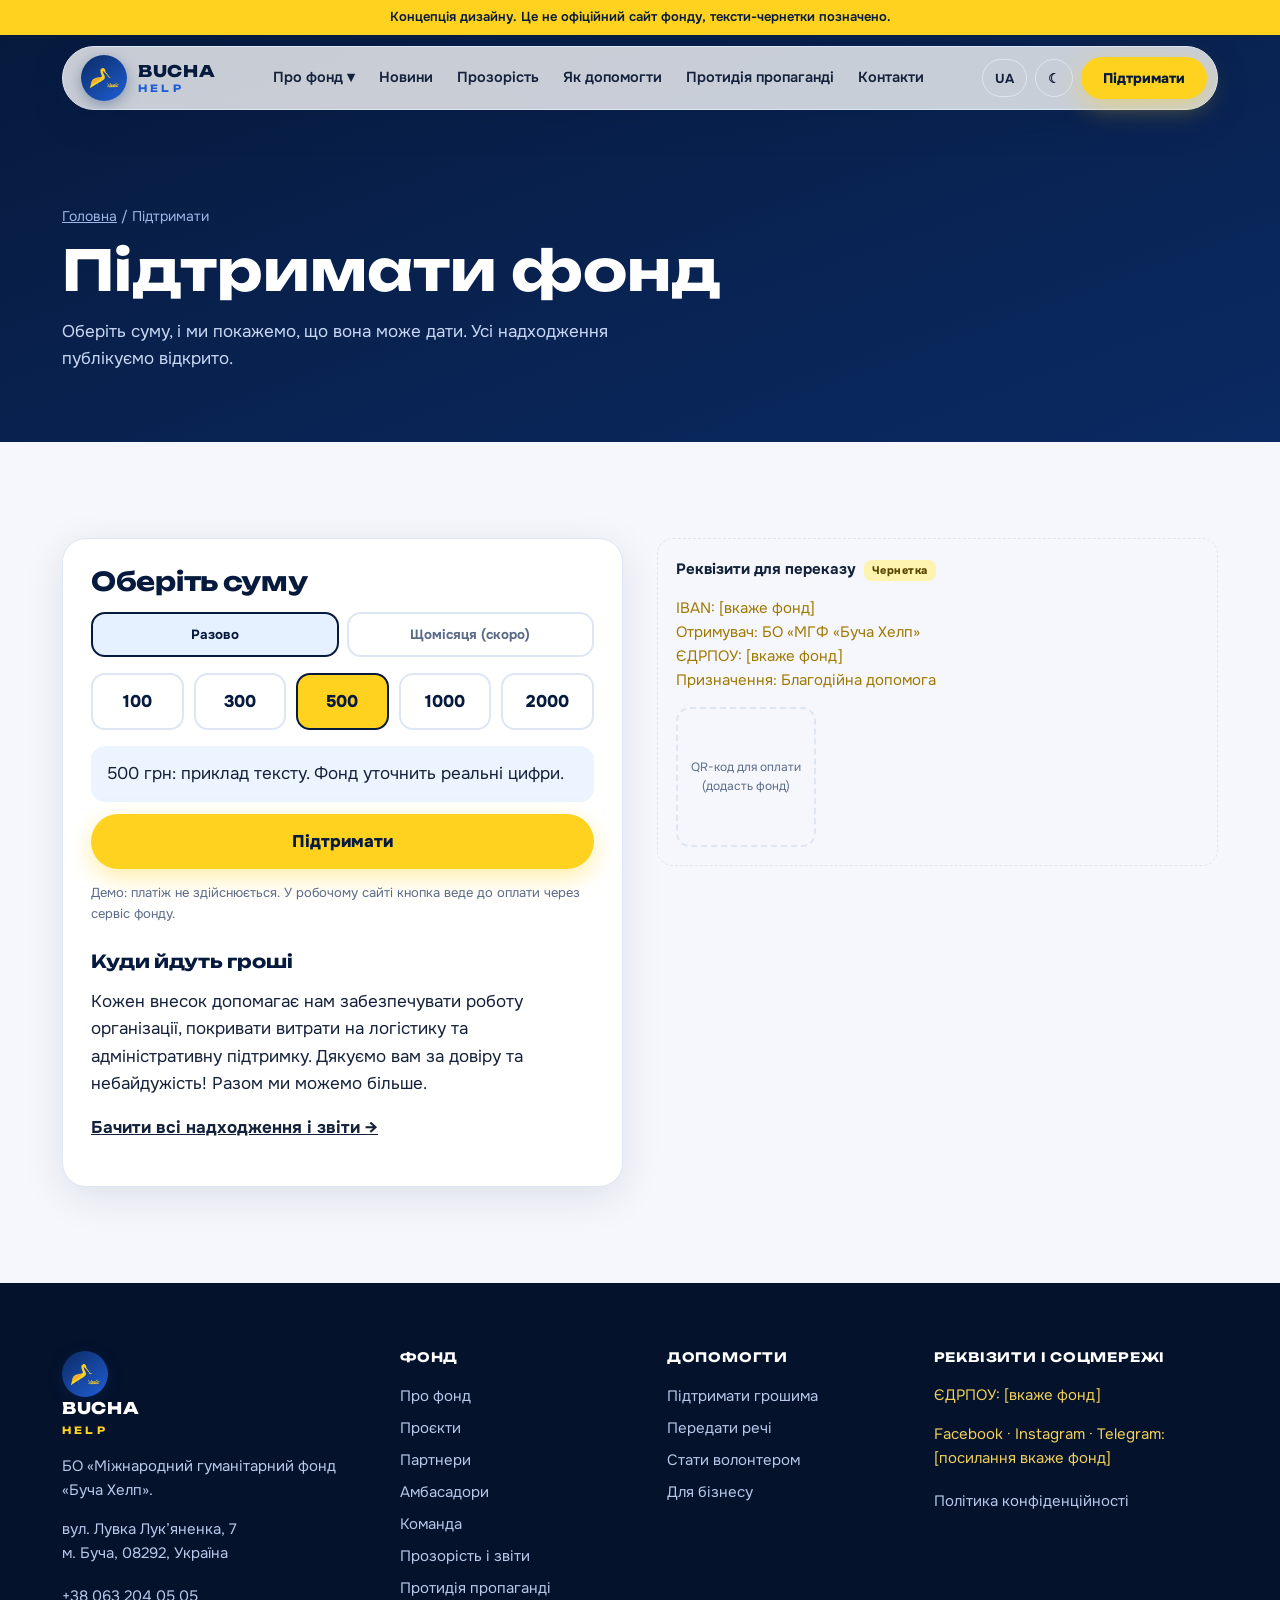
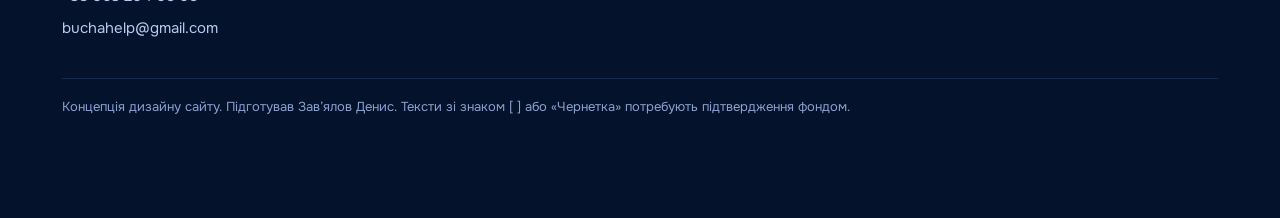
<file: donate.html>
<!doctype html>
<html lang="uk"><head><meta charset="utf-8"><meta name="viewport" content="width=device-width,initial-scale=1">
<meta name="robots" content="noindex,nofollow"><title>Підтримати фонд | BuchaHelp (концепція)</title><meta name="description" content="">
<link rel="preconnect" href="https://fonts.googleapis.com"><link rel="preconnect" href="https://fonts.gstatic.com" crossorigin><link rel="stylesheet" href="https://fonts.googleapis.com/css2?family=Onest:wght@400;500;600;700;800&family=Unbounded:wght@500;700;800&display=swap"><link rel="stylesheet" href="site.css?v=3"></head>
<body data-page="donate.html">
<section class="page-hero"><div class="wrap"><div class="crumbs"><a href="index.html">Головна</a> / Підтримати</div><h1>Підтримати фонд</h1><p>Оберіть суму, і ми покажемо, що вона може дати. Усі надходження публікуємо відкрито.</p></div></section>
<section class="block"><div class="wrap cols2">
<div class="panel rv"><h2 style="font-size:26px">Оберіть суму</h2>
<div class="tog" style="margin-top:16px"><button class="on" type="button">Разово</button><button type="button" title="З’явиться після вибору платіжного сервісу">Щомісяця (скоро)</button></div>
<div class="amounts" id="amts"><button class="amt" data-v="100">100</button><button class="amt" data-v="300">300</button><button class="amt on" data-v="500">500</button><button class="amt" data-v="1000">1000</button><button class="amt" data-v="2000">2000</button></div>
<div class="what" id="what">500 грн: приклад тексту. Фонд уточнить реальні цифри.</div>
<button class="btn primary" style="width:100%;font-size:17px" id="dbtn" data-donate data-amount="500">Підтримати</button>
<p class="note">Демо: платіж не здійснюється. У робочому сайті кнопка веде до оплати через сервіс фонду.</p>
<h3 style="margin:26px 0 8px;font-size:18px">Куди йдуть гроші</h3>
<p>Кожен внесок допомагає нам забезпечувати роботу організації, покривати витрати на логістику та адміністративну підтримку. Дякуємо вам за довіру та небайдужість! Разом ми можемо більше.</p>
<p><a href="transparency.html"><b>Бачити всі надходження і звіти →</b></a></p></div>
<div class="rv d1"><div class="req"><b>Реквізити для переказу</b><span class="draft">Чернетка</span>
<p class="ph-y" style="color:#a07800">IBAN: [вкаже фонд]<br>Отримувач: БО «МГФ «Буча Хелп»<br>ЄДРПОУ: [вкаже фонд]<br>Призначення: Благодійна допомога</p>
<div class="qr">QR-код для оплати<br>(додасть фонд)</div></div></div>
</div></section>
<script>
(function(){var t={'100':'Приклад: 100 грн дають кілька базових засобів гігієни.','300':'Приклад: 300 грн покривають частину продуктового набору.','500':'Приклад: 500 грн допомагають оплатити перевезення допомоги.','1000':'Приклад: 1000 грн закривають значну частину вантажу в одну поїздку.','2000':'Приклад: 2000 грн: повний набір допомоги для кількох родин.'};
var a=document.querySelectorAll('#amts .amt'),w=document.getElementById('what'),b=document.getElementById('dbtn');
a.forEach(function(x){x.addEventListener('click',function(){a.forEach(function(y){y.classList.remove('on')});x.classList.add('on');var v=x.getAttribute('data-v');w.textContent=t[v]+' Фонд уточнить реальні цифри.';b.setAttribute('data-amount',v)})})})();
</script>
<script src="site.js?v=3"></script>
</body></html>
</file>
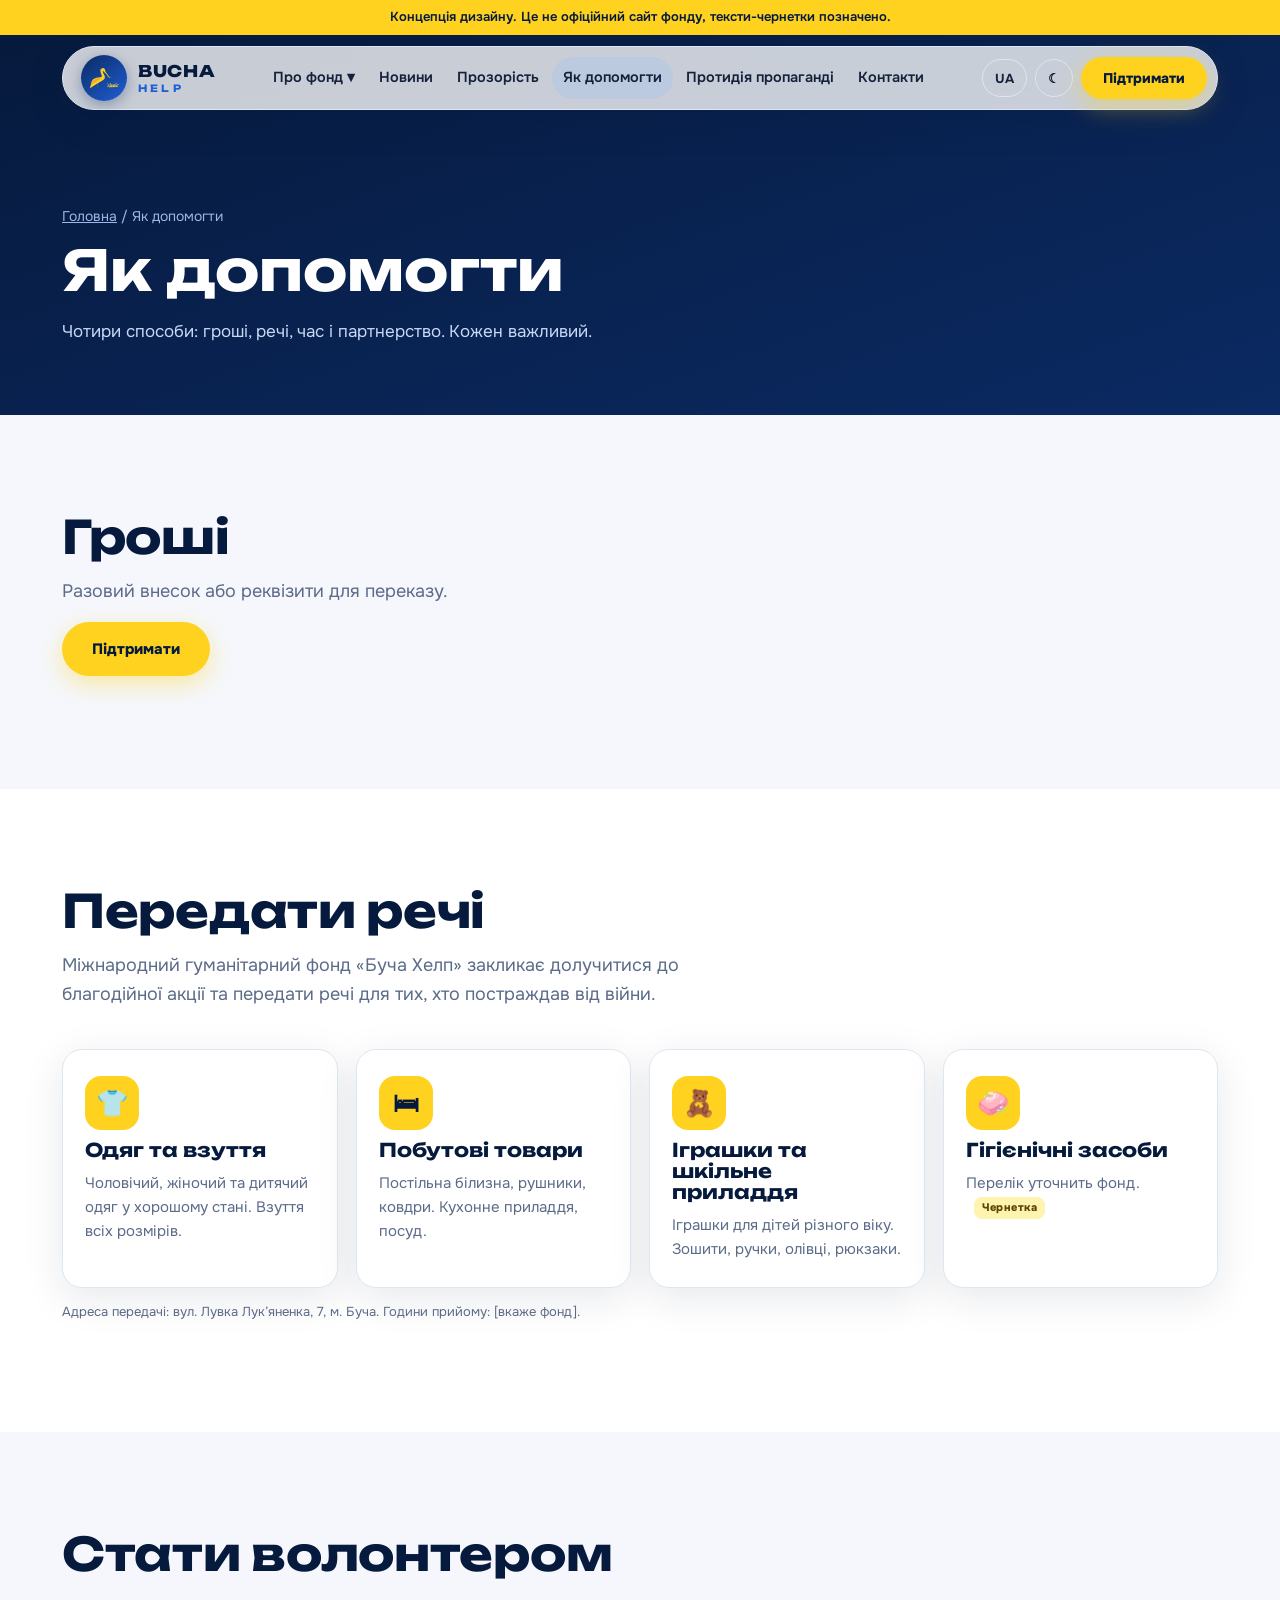
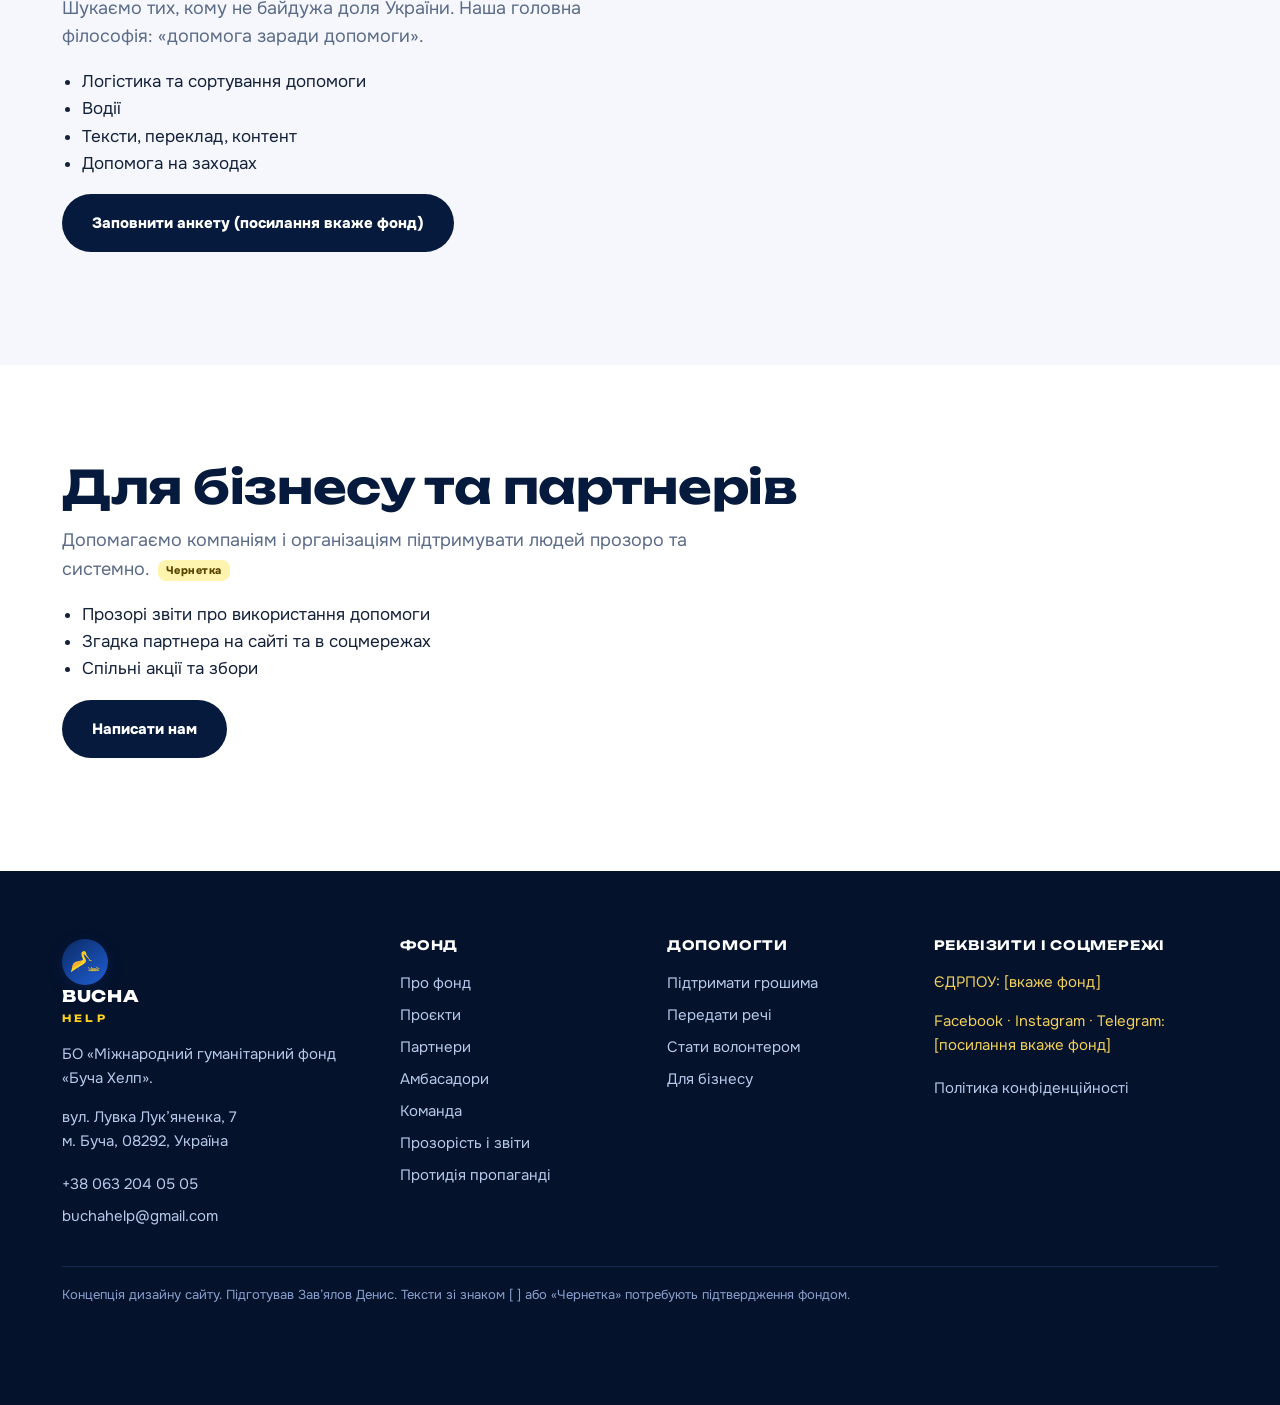
<file: help.html>
<!doctype html>
<html lang="uk"><head><meta charset="utf-8"><meta name="viewport" content="width=device-width,initial-scale=1">
<meta name="robots" content="noindex,nofollow"><title>Як допомогти | BuchaHelp (концепція)</title><meta name="description" content="">
<link rel="preconnect" href="https://fonts.googleapis.com"><link rel="preconnect" href="https://fonts.gstatic.com" crossorigin><link rel="stylesheet" href="https://fonts.googleapis.com/css2?family=Onest:wght@400;500;600;700;800&family=Unbounded:wght@500;700;800&display=swap"><link rel="stylesheet" href="site.css?v=3"></head>
<body data-page="help.html">
<section class="page-hero"><div class="wrap"><div class="crumbs"><a href="index.html">Головна</a> / Як допомогти</div><h1>Як допомогти</h1><p>Чотири способи: гроші, речі, час і партнерство. Кожен важливий.</p></div></section>
<section class="block"><div class="wrap"><h2 class="rv">Гроші</h2><p class="lead2">Разовий внесок або реквізити для переказу.</p><p><button class="btn primary" data-donate>Підтримати</button></p></div></section>
<section class="block alt" id="things"><div class="wrap"><h2 class="rv">Передати речі</h2>
<p class="lead2">Міжнародний гуманітарний фонд «Буча Хелп» закликає долучитися до благодійної акції та передати речі для тих, хто постраждав від війни.</p>
<div class="cards4">
<div class="card rv"><div class="ic">👕</div><h3>Одяг та взуття</h3><p>Чоловічий, жіночий та дитячий одяг у хорошому стані. Взуття всіх розмірів.</p></div>
<div class="card rv d1"><div class="ic">🛏</div><h3>Побутові товари</h3><p>Постільна білизна, рушники, ковдри. Кухонне приладдя, посуд.</p></div>
<div class="card rv d2"><div class="ic">🧸</div><h3>Іграшки та шкільне приладдя</h3><p>Іграшки для дітей різного віку. Зошити, ручки, олівці, рюкзаки.</p></div>
<div class="card rv d3"><div class="ic">🧼</div><h3>Гігієнічні засоби</h3><p>Перелік уточнить фонд.<span class="draft">Чернетка</span></p></div></div>
<p class="note">Адреса передачі: вул. Лувка Лук’яненка, 7, м. Буча. Години прийому: [вкаже фонд].</p></div></section>
<section class="block" id="time"><div class="wrap cols2"><div><h2 class="rv">Стати волонтером</h2>
<p class="lead2">Шукаємо тих, кому не байдужа доля України. Наша головна філософія: «допомога заради допомоги».</p>
<ul class="list"><li>Логістика та сортування допомоги</li><li>Водії</li><li>Тексти, переклад, контент</li><li>Допомога на заходах</li></ul>
<p><a class="btn navy" href="#">Заповнити анкету (посилання вкаже фонд)</a></p></div></div></section>
<section class="block alt" id="business"><div class="wrap"><h2 class="rv">Для бізнесу та партнерів</h2>
<p class="lead2">Допомагаємо компаніям і організаціям підтримувати людей прозоро та системно.<span class="draft">Чернетка</span></p>
<ul class="list"><li>Прозорі звіти про використання допомоги</li><li>Згадка партнера на сайті та в соцмережах</li><li>Спільні акції та збори</li></ul>
<p><a class="btn navy" href="contacts.html">Написати нам</a></p></div></section>
<script src="site.js?v=3"></script>
</body></html>
</file>
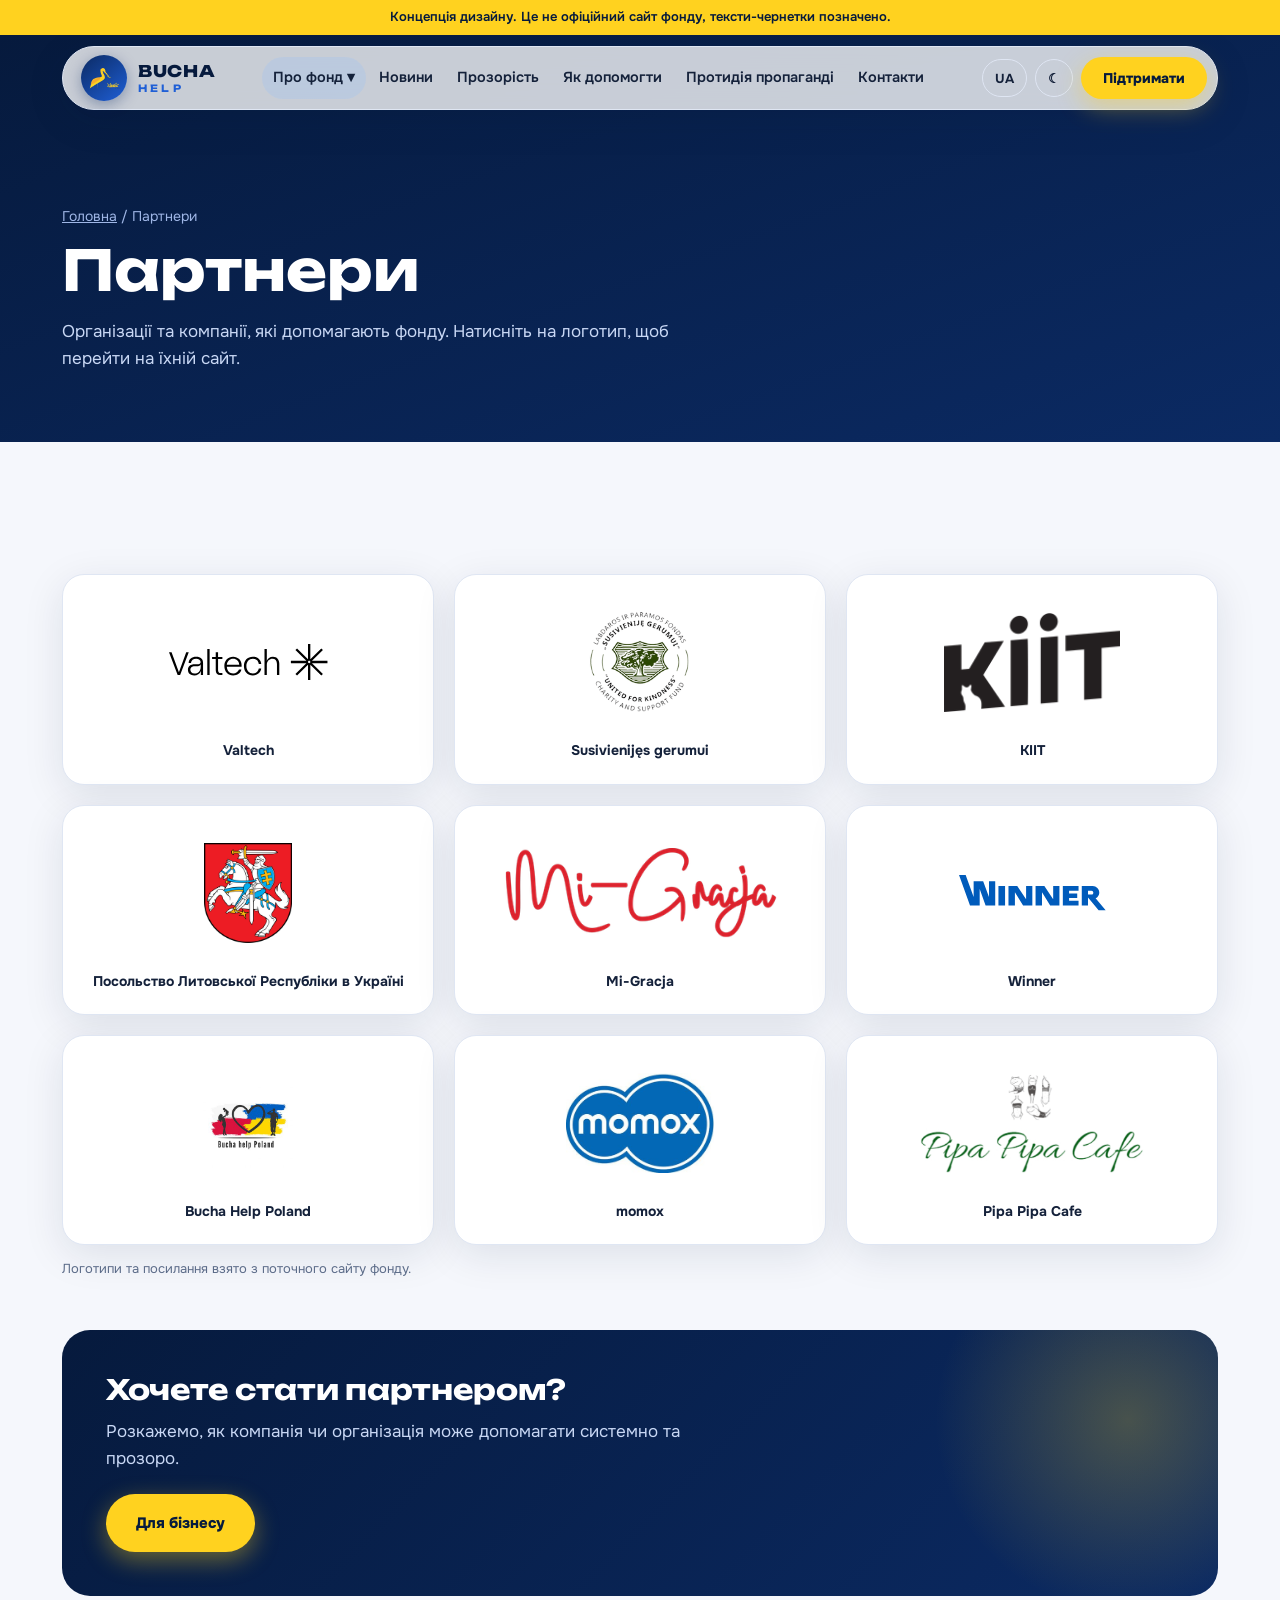
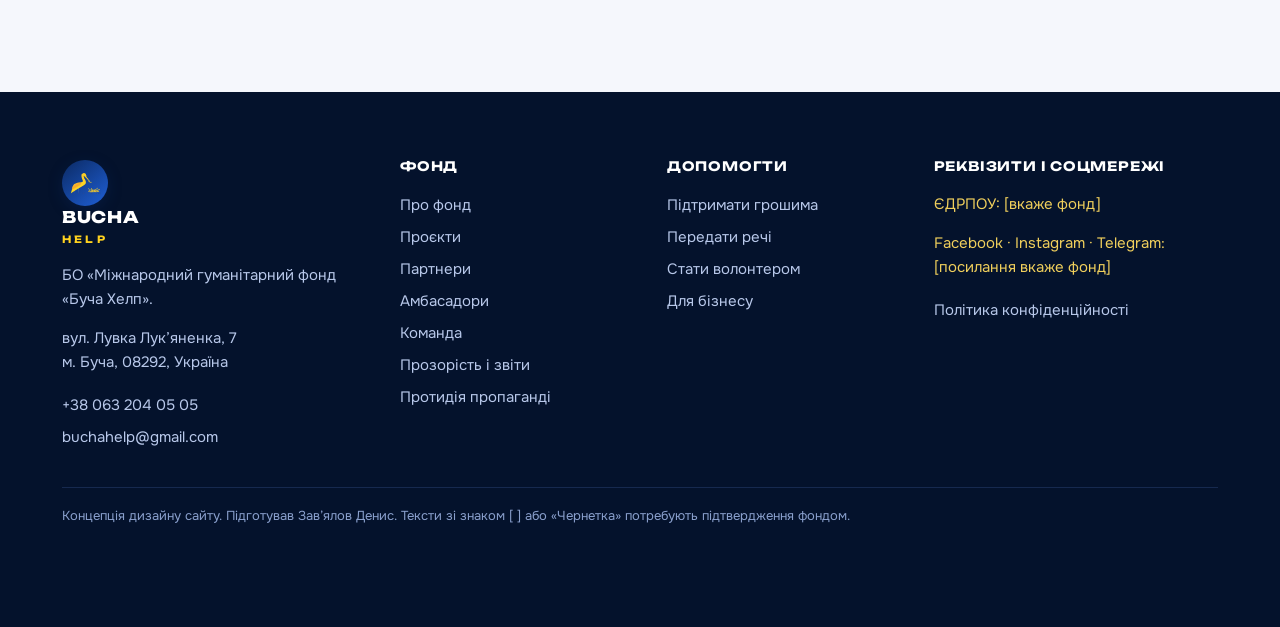
<file: partners.html>
<!doctype html>
<html lang="uk"><head><meta charset="utf-8"><meta name="viewport" content="width=device-width,initial-scale=1">
<meta name="robots" content="noindex,nofollow"><title>Партнери | BuchaHelp (концепція)</title><meta name="description" content="">
<link rel="preconnect" href="https://fonts.googleapis.com"><link rel="preconnect" href="https://fonts.gstatic.com" crossorigin><link rel="stylesheet" href="https://fonts.googleapis.com/css2?family=Onest:wght@400;500;600;700;800&family=Unbounded:wght@500;700;800&display=swap"><link rel="stylesheet" href="site.css?v=3"></head>
<body data-page="partners.html">
<section class="page-hero"><div class="wrap"><div class="crumbs"><a href="index.html">Головна</a> / Партнери</div><h1>Партнери</h1><p>Організації та компанії, які допомагають фонду. Натисніть на логотип, щоб перейти на їхній сайт.</p></div></section><section class="block"><div class="wrap"><div class="pwall "><a class="plogo rv" href="https://www.valtech.com/" target="_blank" rel="noopener" title="Valtech"><span class="pimg"><img src="pt-valtech.svg" alt="Valtech" loading="lazy"></span><span class="pname">Valtech</span></a><a class="plogo rv" href="https://susivienijegerumui.lt/" target="_blank" rel="noopener" title="Susivienijęs gerumui"><span class="pimg"><img src="pt-susivienijegerumui.png" alt="Susivienijęs gerumui" loading="lazy"></span><span class="pname">Susivienijęs gerumui</span></a><a class="plogo rv" href="https://instagram.com/kiit.shop" target="_blank" rel="noopener" title="KIIT"><span class="pimg"><img src="pt-kiit.png" alt="KIIT" loading="lazy"></span><span class="pname">KIIT</span></a><a class="plogo rv" href="https://ua.mfa.lt/" target="_blank" rel="noopener" title="Посольство Литовської Республіки в Україні"><span class="pimg"><img src="pt-lt-embassy.png" alt="Посольство Литовської Республіки в Україні" loading="lazy"></span><span class="pname">Посольство Литовської Республіки в Україні</span></a><a class="plogo rv" href="http://mi-gracja.pl/" target="_blank" rel="noopener" title="Mi-Gracja"><span class="pimg"><img src="pt-migracja.png" alt="Mi-Gracja" loading="lazy"></span><span class="pname">Mi-Gracja</span></a><a class="plogo rv" href="https://winner.ua/" target="_blank" rel="noopener" title="Winner"><span class="pimg"><img src="pt-winner.svg" alt="Winner" loading="lazy"></span><span class="pname">Winner</span></a><a class="plogo rv" href="https://www.facebook.com/share/koJ6pM95isb9XhBy/" target="_blank" rel="noopener" title="Bucha Help Poland"><span class="pimg"><img src="pt-bucha-help-poland.jpg" alt="Bucha Help Poland" loading="lazy"></span><span class="pname">Bucha Help Poland</span></a><a class="plogo rv" href="https://momox.biz/en/" target="_blank" rel="noopener" title="momox"><span class="pimg"><img src="pt-momox.jpg" alt="momox" loading="lazy"></span><span class="pname">momox</span></a><a class="plogo rv" href="https://pipa.com.ua/" target="_blank" rel="noopener" title="Pipa Pipa Cafe"><span class="pimg"><img src="pt-pipa.png" alt="Pipa Pipa Cafe" loading="lazy"></span><span class="pname">Pipa Pipa Cafe</span></a></div><p class="note">Логотипи та посилання взято з поточного сайту фонду.</p>
<div class="band" style="margin-top:50px;border-radius:28px;padding:44px"><div><h2 style="font-size:28px">Хочете стати партнером?</h2><p style="margin:12px 0 22px">Розкажемо, як компанія чи організація може допомагати системно та прозоро.</p><a class="btn primary" href="help.html#business">Для бізнесу</a></div></div>
</div></section>
<script src="site.js?v=3"></script>
</body></html>
</file>
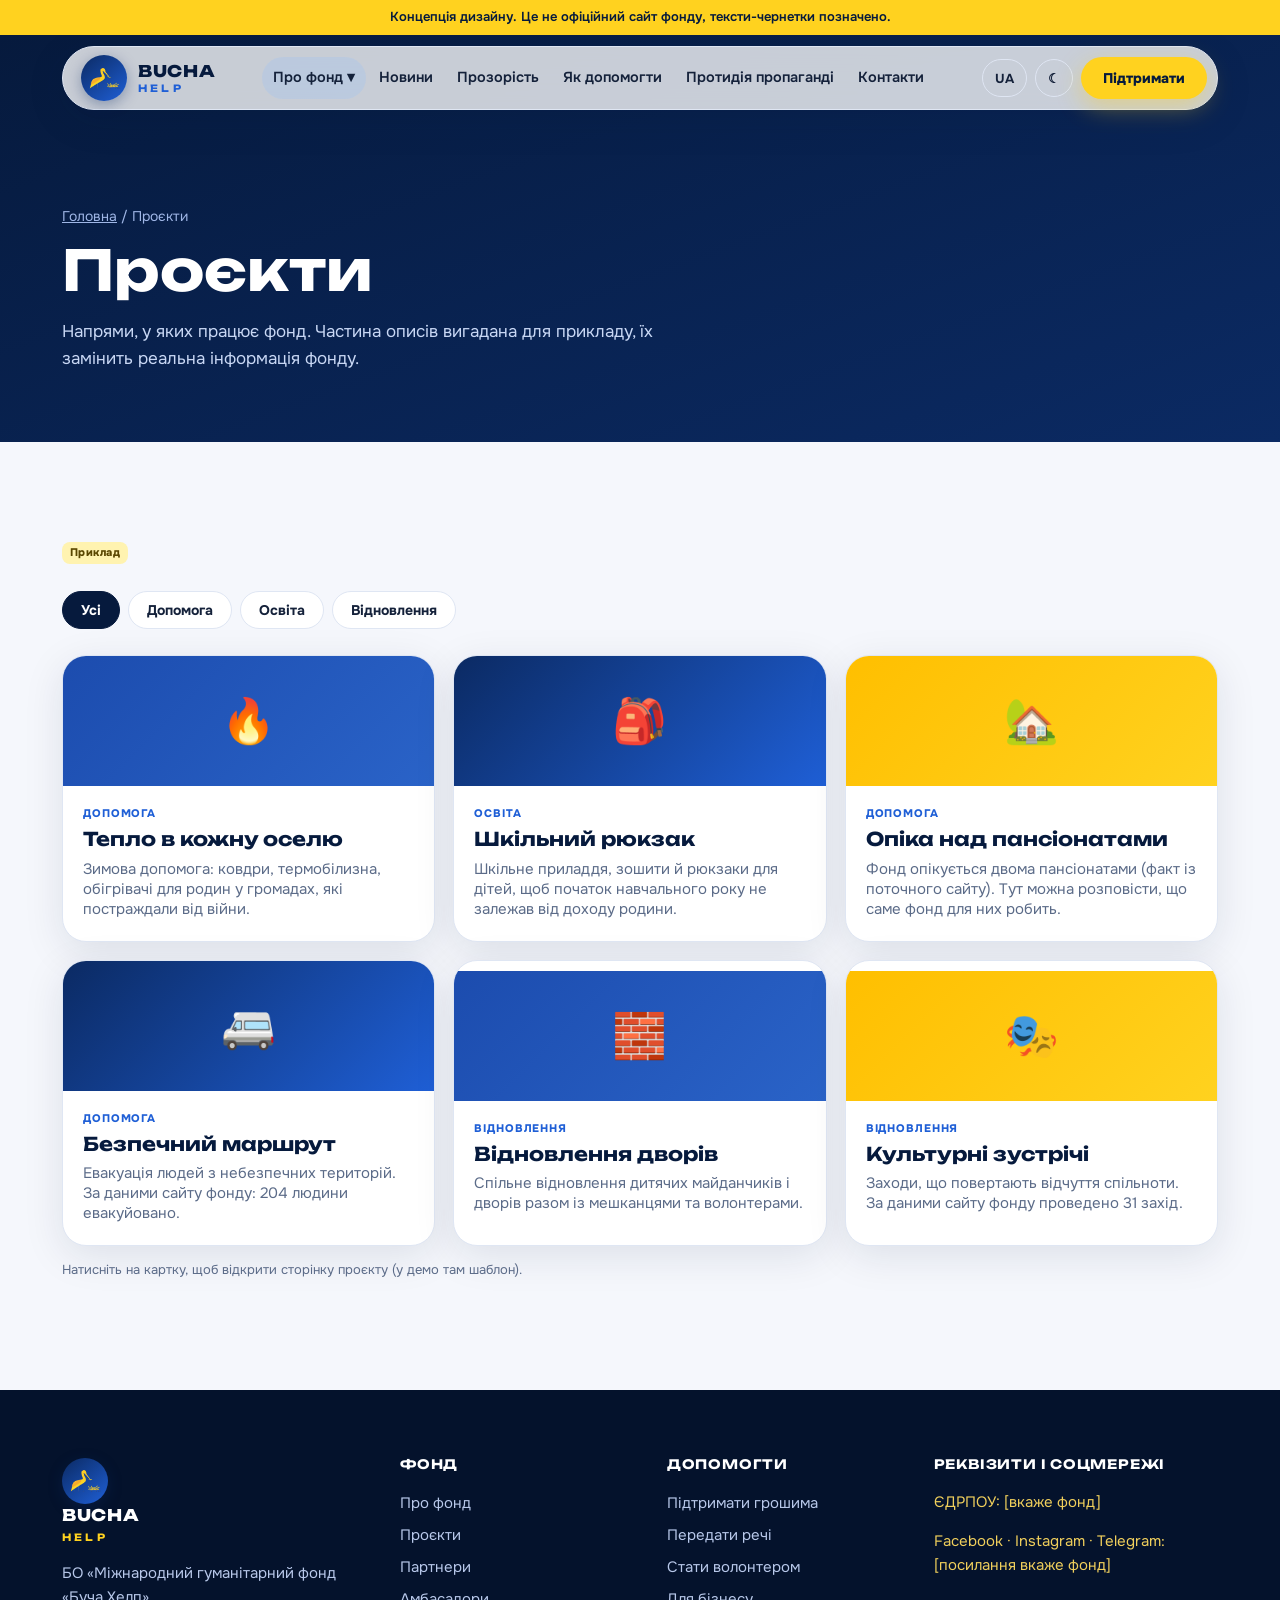
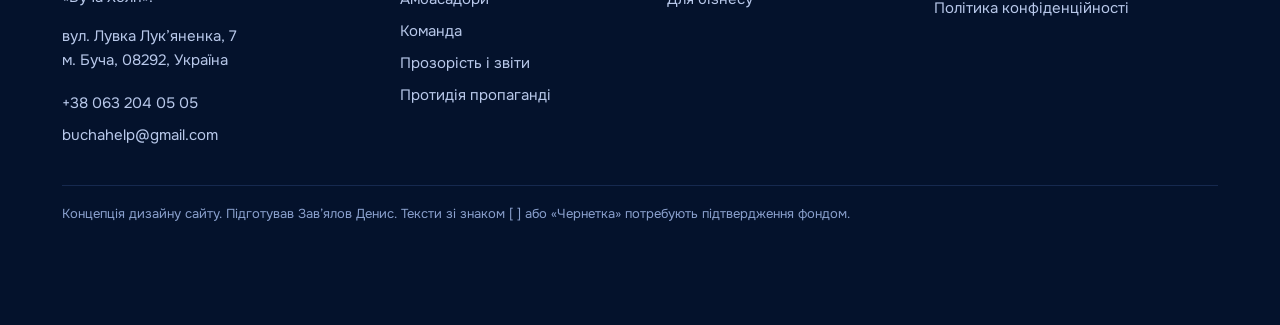
<file: projects.html>
<!doctype html>
<html lang="uk"><head><meta charset="utf-8"><meta name="viewport" content="width=device-width,initial-scale=1">
<meta name="robots" content="noindex,nofollow"><title>Проєкти | BuchaHelp (концепція)</title><meta name="description" content="">
<link rel="preconnect" href="https://fonts.googleapis.com"><link rel="preconnect" href="https://fonts.gstatic.com" crossorigin><link rel="stylesheet" href="https://fonts.googleapis.com/css2?family=Onest:wght@400;500;600;700;800&family=Unbounded:wght@500;700;800&display=swap"><link rel="stylesheet" href="site.css?v=3"></head>
<body data-page="projects.html">
<section class="page-hero"><div class="wrap"><div class="crumbs"><a href="index.html">Головна</a> / Проєкти</div><h1>Проєкти</h1><p>Напрями, у яких працює фонд. Частина описів вигадана для прикладу, їх замінить реальна інформація фонду.</p></div></section><section class="block"><div class="wrap"><span class="draft" style="margin:0">Приклад</span><div class="fchips" data-target="pjs"><button class="fchip on" data-f="all">Усі</button><button class="fchip" data-f="Допомога">Допомога</button><button class="fchip" data-f="Освіта">Освіта</button><button class="fchip" data-f="Відновлення">Відновлення</button></div><div class="pjs" id="pjs"><button class="pj rv" data-c="Допомога" data-title="Тепло в кожну оселю" data-meta="Приклад проєкту. Фонд замінить реальним." data-text="Зимова допомога: ковдри, термобілизна, обігрівачі для родин у громадах, які постраждали від війни."><div class="top">🔥</div><div class="in"><span class="tag">Допомога</span><h3>Тепло в кожну оселю</h3><p>Зимова допомога: ковдри, термобілизна, обігрівачі для родин у громадах, які постраждали від війни.</p></div></button><button class="pj rv" data-c="Освіта" data-title="Шкільний рюкзак" data-meta="Приклад проєкту. Фонд замінить реальним." data-text="Шкільне приладдя, зошити й рюкзаки для дітей, щоб початок навчального року не залежав від доходу родини."><div class="top">🎒</div><div class="in"><span class="tag">Освіта</span><h3>Шкільний рюкзак</h3><p>Шкільне приладдя, зошити й рюкзаки для дітей, щоб початок навчального року не залежав від доходу родини.</p></div></button><button class="pj rv" data-c="Допомога" data-title="Опіка над пансіонатами" data-meta="Факт із сайту фонду, подробиці: [вкаже фонд]." data-text="Фонд опікується двома пансіонатами (факт із поточного сайту). Тут можна розповісти, що саме фонд для них робить."><div class="top">🏡</div><div class="in"><span class="tag">Допомога</span><h3>Опіка над пансіонатами</h3><p>Фонд опікується двома пансіонатами (факт із поточного сайту). Тут можна розповісти, що саме фонд для них робить.</p></div></button><button class="pj rv" data-c="Допомога" data-title="Безпечний маршрут" data-meta="Цифра з сайту фонду, дату вкаже фонд." data-text="Евакуація людей з небезпечних територій. За даними сайту фонду: 204 людини евакуйовано."><div class="top">🚐</div><div class="in"><span class="tag">Допомога</span><h3>Безпечний маршрут</h3><p>Евакуація людей з небезпечних територій. За даними сайту фонду: 204 людини евакуйовано.</p></div></button><button class="pj rv" data-c="Відновлення" data-title="Відновлення дворів" data-meta="Приклад проєкту. Фонд замінить реальним." data-text="Спільне відновлення дитячих майданчиків і дворів разом із мешканцями та волонтерами."><div class="top">🧱</div><div class="in"><span class="tag">Відновлення</span><h3>Відновлення дворів</h3><p>Спільне відновлення дитячих майданчиків і дворів разом із мешканцями та волонтерами.</p></div></button><button class="pj rv" data-c="Відновлення" data-title="Культурні зустрічі" data-meta="Цифра з сайту фонду, дату вкаже фонд." data-text="Заходи, що повертають відчуття спільноти. За даними сайту фонду проведено 31 захід."><div class="top">🎭</div><div class="in"><span class="tag">Відновлення</span><h3>Культурні зустрічі</h3><p>Заходи, що повертають відчуття спільноти. За даними сайту фонду проведено 31 захід.</p></div></button></div><p class="note">Натисніть на картку, щоб відкрити сторінку проєкту (у демо там шаблон).</p></div></section>
<script src="site.js?v=3"></script>
</body></html>
</file>
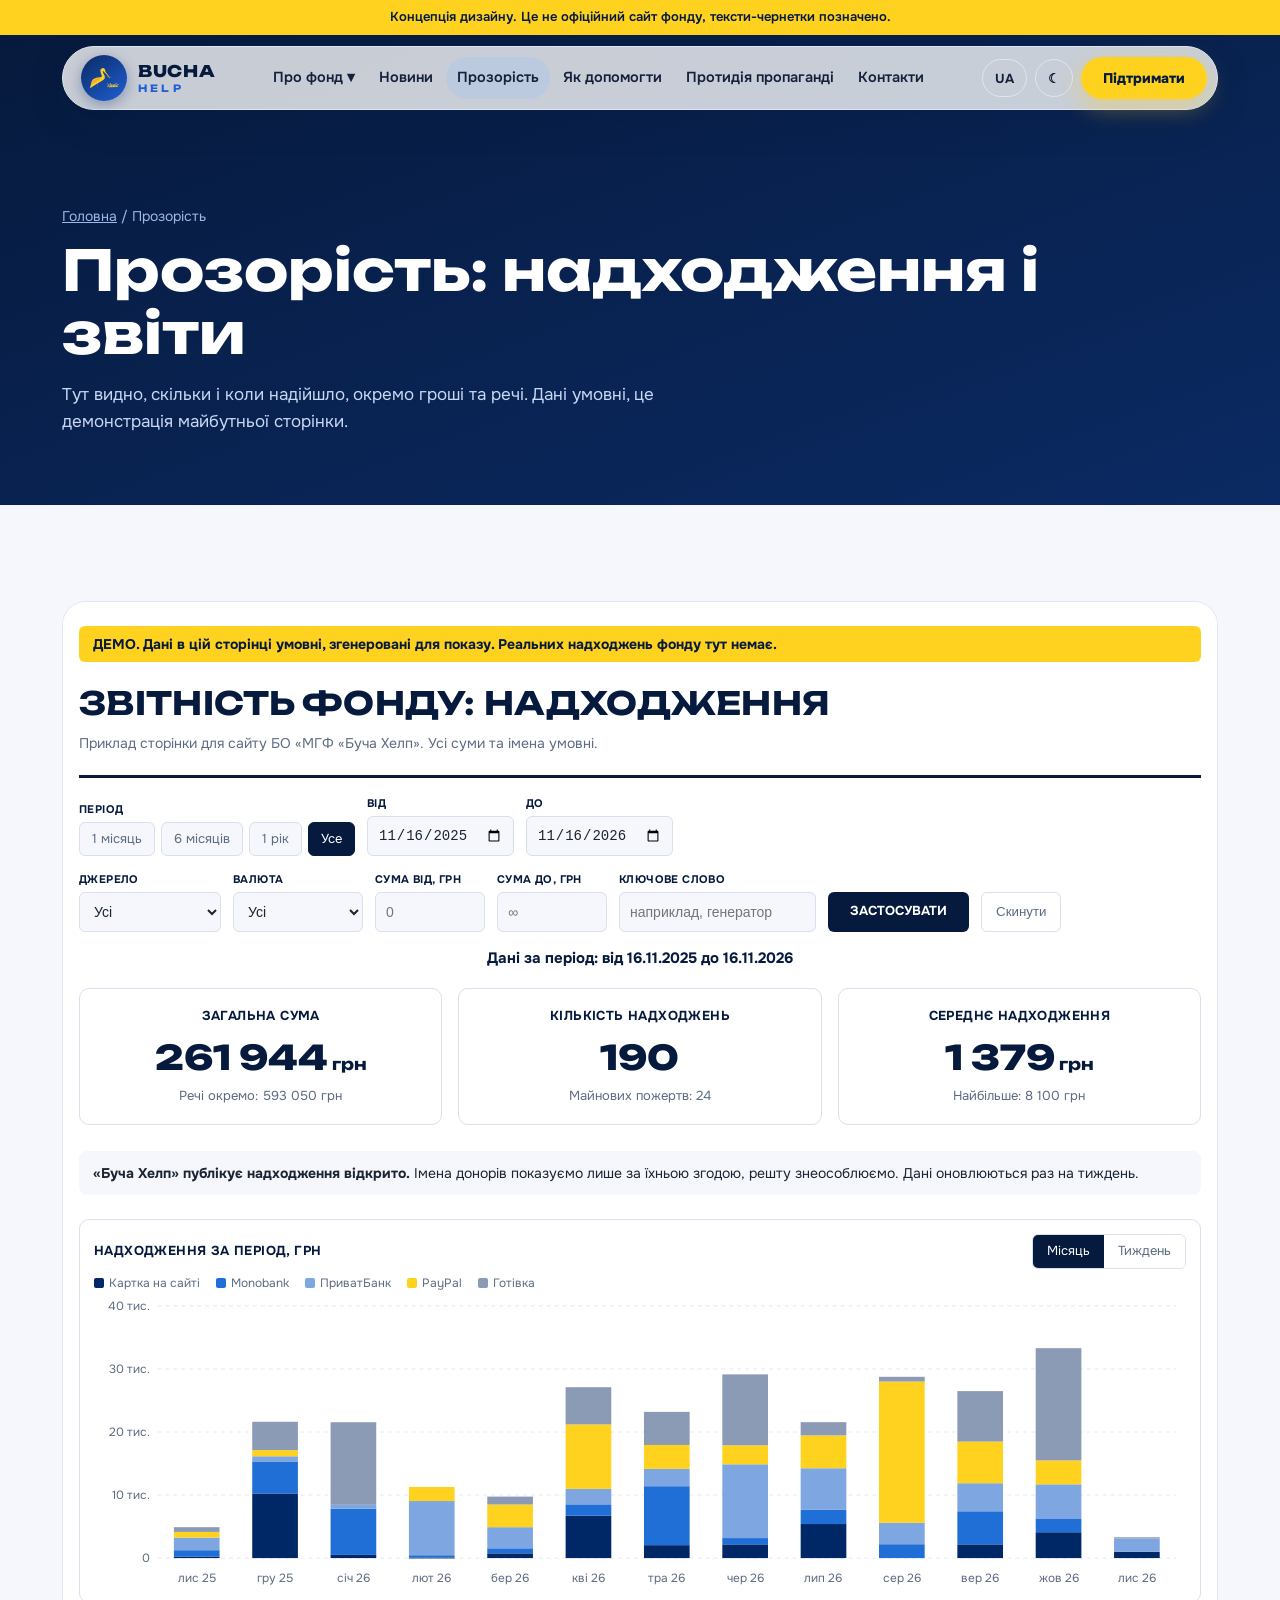
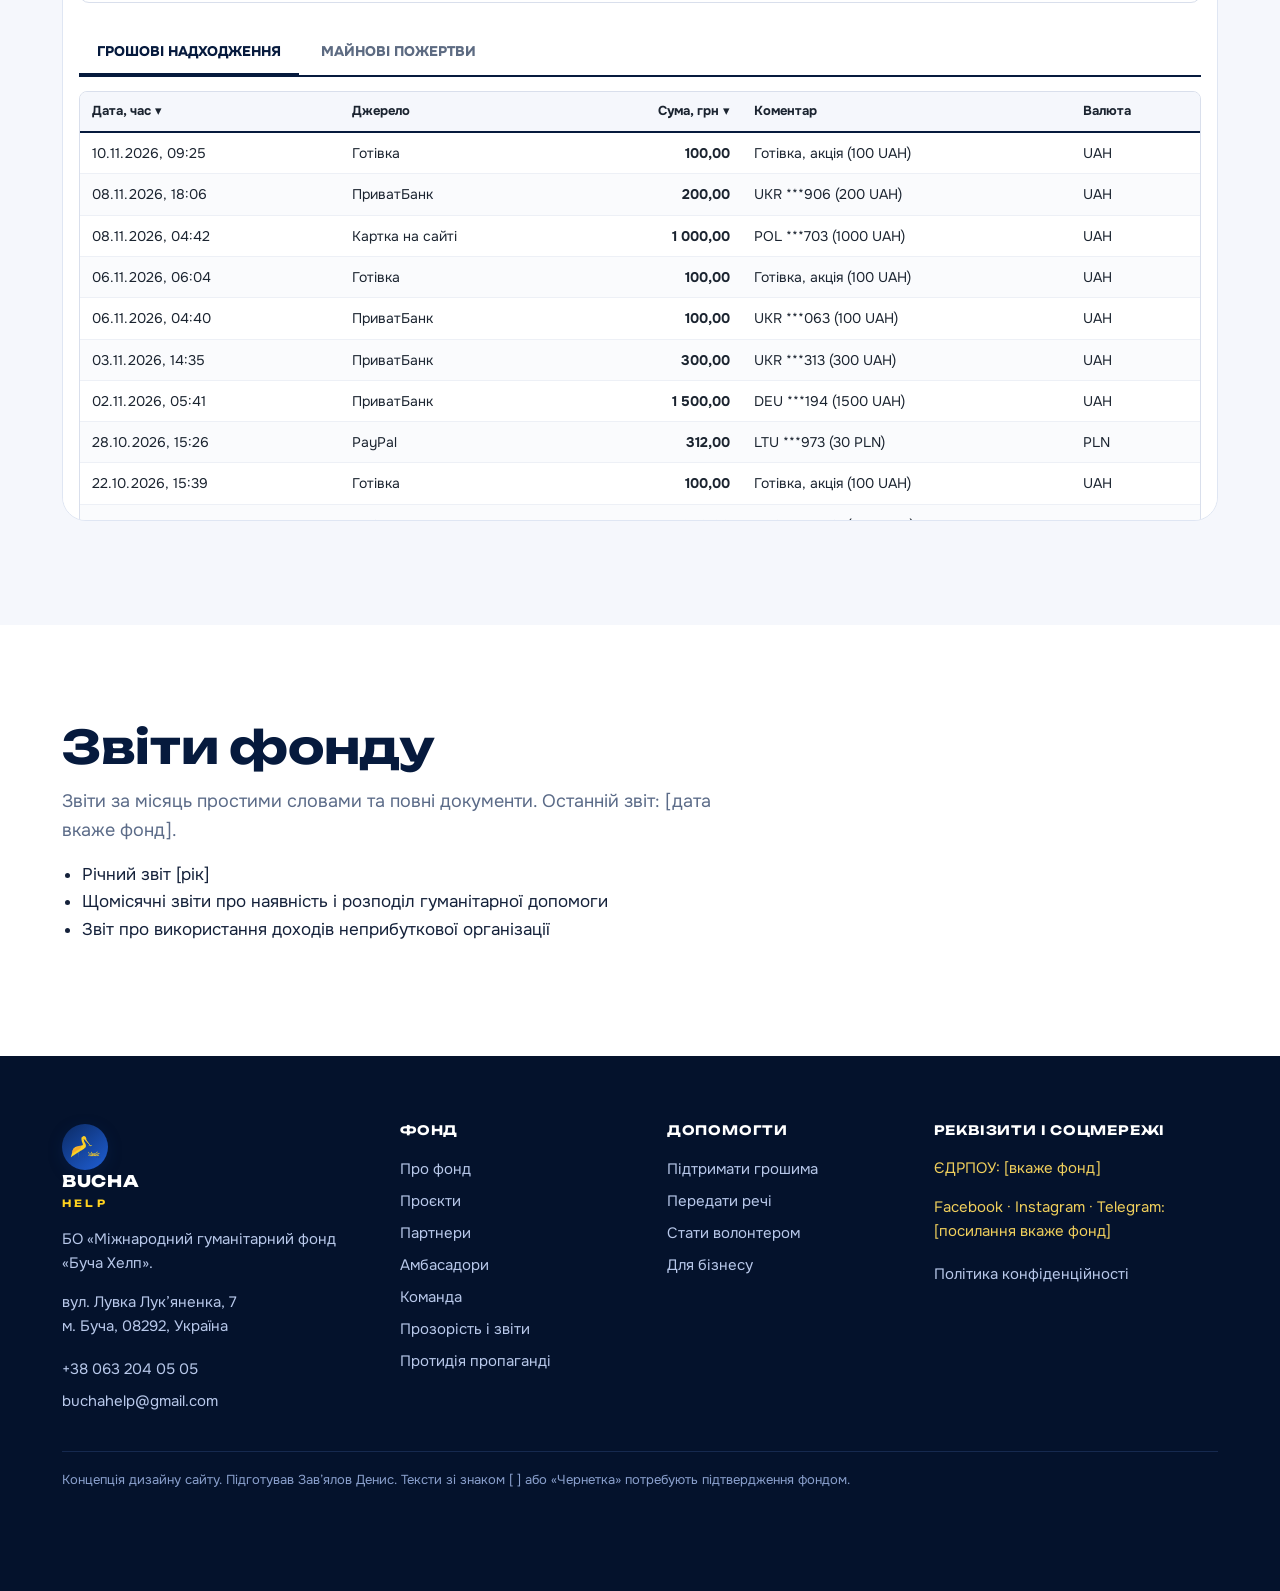
<file: transparency.html>
<!doctype html>
<html lang="uk"><head><meta charset="utf-8"><meta name="viewport" content="width=device-width,initial-scale=1">
<meta name="robots" content="noindex,nofollow"><title>Прозорість | BuchaHelp (концепція)</title><meta name="description" content="">
<link rel="preconnect" href="https://fonts.googleapis.com"><link rel="preconnect" href="https://fonts.gstatic.com" crossorigin><link rel="stylesheet" href="https://fonts.googleapis.com/css2?family=Onest:wght@400;500;600;700;800&family=Unbounded:wght@500;700;800&display=swap"><link rel="stylesheet" href="site.css?v=3"></head>
<body data-page="transparency.html">
<section class="page-hero"><div class="wrap"><div class="crumbs"><a href="index.html">Головна</a> / Прозорість</div><h1>Прозорість: надходження і звіти</h1><p>Тут видно, скільки і коли надійшло, окремо гроші та речі. Дані умовні, це демонстрація майбутньої сторінки.</p></div></section>
<section class="block"><div class="wrap"><iframe class="dash" src="dashboard.html" title="Надходження фонду (демо)" loading="lazy"></iframe></div></section>
<section class="block alt"><div class="wrap"><h2 class="rv">Звіти фонду</h2>
<p class="lead2">Звіти за місяць простими словами та повні документи. Останній звіт: [дата вкаже фонд].</p>
<ul class="list"><li>Річний звіт [рік]</li><li>Щомісячні звіти про наявність і розподіл гуманітарної допомоги</li><li>Звіт про використання доходів неприбуткової організації</li></ul></div></section>
<script src="site.js?v=3"></script>
</body></html>
</file>
<file: site.css>
:root{
  --navy:#061a3d;--navy2:#0b2a63;--blue:#1f5fd6;--sky:#8fc1ff;--yellow:#ffd21f;--yellow2:#ffbf00;
  --bg:#f5f7fc;--card:#fff;--line:#dfe6f3;--text:#14213a;--muted:#5b6b88;--ink:#061a3d;--glass:rgba(255,255,255,.78);
  --shadow:0 10px 40px rgba(6,26,61,.10);--r:20px;
  --head:'Unbounded','Onest','Segoe UI',Arial,sans-serif;--body:'Onest','Segoe UI',Roboto,Arial,sans-serif;
}
[data-theme=dark]{--bg:#071225;--card:#0d1c38;--line:#1b2e55;--text:#e6edfb;--muted:#9fb0d2;--ink:#e6edfb;--glass:rgba(7,18,37,.78);--shadow:0 10px 40px rgba(0,0,0,.45)}
*{box-sizing:border-box}
html{scroll-behavior:smooth}
body{margin:0;font-family:var(--body);font-size:17px;line-height:1.6;color:var(--text);background:var(--bg);-webkit-font-smoothing:antialiased}
img,svg{max-width:100%}
a{color:inherit}
h1,h2,h3{font-family:var(--head);color:var(--ink);line-height:1.12;margin:0}
.wrap{max-width:1200px;margin:0 auto;padding:0 22px}
.sr{position:absolute;left:-9999px}
.progress{position:fixed;left:0;top:0;height:4px;width:0;background:linear-gradient(90deg,var(--yellow),var(--sky));z-index:200}
.ribbon{background:var(--yellow);color:var(--navy);font-size:13px;font-weight:600;text-align:center;padding:7px 12px;position:relative;z-index:120}
header.site{position:fixed;left:0;right:0;top:0;z-index:100;transition:all .3s;padding-top:0}
header.site.has-ribbon{top:34px}
header.site .bar{margin:12px auto 0;max-width:1200px;padding:0 22px}
.nav{display:flex;align-items:center;justify-content:space-between;gap:14px;background:var(--glass);backdrop-filter:blur(14px);-webkit-backdrop-filter:blur(14px);border:1px solid var(--line);border-radius:999px;padding:8px 10px 8px 18px;box-shadow:var(--shadow);transition:all .3s}
header.site.scrolled{top:0}
header.site.scrolled .bar{margin-top:8px}
.logo{display:flex;align-items:center;gap:10px;text-decoration:none;font-family:var(--head);font-weight:800;color:var(--ink);font-size:17px}
.logo .mark{width:38px;height:38px;border-radius:50%;background:var(--navy);color:var(--yellow);display:grid;place-items:center;font-size:14px}
.menu{display:flex;gap:2px;list-style:none;margin:0;padding:0;align-items:center}
.menu a{display:block;padding:9px 11px;border-radius:999px;text-decoration:none;font-weight:600;font-size:14.5px;color:var(--text);transition:background .2s}
.menu a:hover,.menu a.on{background:rgba(143,193,255,.22)}
.tools{display:flex;gap:8px;align-items:center}
.tool{border:1px solid var(--line);background:transparent;color:var(--text);border-radius:999px;height:38px;min-width:38px;padding:0 12px;font-weight:700;cursor:pointer;font-family:inherit;font-size:13px}
.tool:hover{background:rgba(143,193,255,.22)}
.burger{display:none}
.btn{display:inline-flex;align-items:center;justify-content:center;gap:8px;border-radius:999px;padding:15px 28px;font-weight:800;text-decoration:none;font-size:15px;border:2px solid transparent;cursor:pointer;font-family:inherit;transition:transform .2s,box-shadow .2s,background .2s;white-space:nowrap}
.btn:hover{transform:translateY(-2px)}
.btn.primary{background:var(--yellow);color:var(--navy);box-shadow:0 8px 24px rgba(255,210,31,.4)}
.btn.primary:hover{background:var(--yellow2)}
.btn.ghost{background:transparent;border-color:currentColor;color:inherit}
.btn.navy{background:var(--navy);color:#fff}
.btn.sm{padding:10px 20px;font-size:14px}
:focus-visible{outline:3px solid var(--sky);outline-offset:3px}

/* HERO */
.hero{position:relative;min-height:100svh;display:flex;align-items:center;color:#fff;overflow:hidden;background:radial-gradient(1200px 700px at 80% 10%,#1d4fb8 0%,transparent 60%),radial-gradient(900px 600px at 0% 100%,#0b2a63 0%,transparent 60%),linear-gradient(180deg,#061a3d,#0a2350)}
.hero .grid{position:relative;z-index:3;display:grid;grid-template-columns:1.1fr .9fr;gap:40px;align-items:center;padding:150px 0 110px}
.hero h1{color:#fff;font-size:clamp(34px,5.2vw,66px);letter-spacing:-.5px}
.hero h1 .hl{color:var(--yellow)}
.hero .w{display:inline-block;opacity:0;transform:translateY(30px);animation:up .8s cubic-bezier(.2,.8,.2,1) forwards}
.hero p.lead{font-size:clamp(17px,1.6vw,21px);color:#c9d8f5;max-width:560px;margin:22px 0 30px}
.actions{display:flex;gap:12px;flex-wrap:wrap}
.hero .mini{margin-top:26px;display:flex;gap:22px;flex-wrap:wrap;color:#9fb6e6;font-size:14px}
.hero .mini b{color:#fff}
@keyframes up{to{opacity:1;transform:none}}
.scene{position:relative;aspect-ratio:1/1;max-width:520px;margin-left:auto;width:100%;border-radius:36px;overflow:hidden;background:linear-gradient(180deg,#1c4cae 0%,#2a63c8 55%,#3b78de 100%);box-shadow:0 30px 80px rgba(0,0,0,.35),inset 0 0 0 1px rgba(255,255,255,.12)}
.orb{position:absolute;right:6%;top:4%;width:36%;aspect-ratio:1;border-radius:50%;background:radial-gradient(circle at 35% 35%,#fff7c7,var(--yellow) 55%,#ffb300);box-shadow:0 0 90px 30px rgba(255,210,31,.35);animation:pulse 6s ease-in-out infinite}
@keyframes pulse{50%{transform:scale(1.06)}}
.waves{position:absolute;left:0;right:0;bottom:0;height:44%}
.wave{position:absolute;left:0;right:0;bottom:0;height:100%;background-repeat:repeat-x;background-size:600px 100%}
.wave.a{background-image:url("data:image/svg+xml,%3Csvg xmlns='http://www.w3.org/2000/svg' viewBox='0 0 600 200' preserveAspectRatio='none'%3E%3Cpath d='M0 70 Q150 10 300 70 T600 70 V200 H0Z' fill='%232a63c8'/%3E%3C/svg%3E");animation:drift 14s linear infinite;opacity:.9}
.wave.b{background-image:url("data:image/svg+xml,%3Csvg xmlns='http://www.w3.org/2000/svg' viewBox='0 0 600 200' preserveAspectRatio='none'%3E%3Cpath d='M0 95 Q150 45 300 95 T600 95 V200 H0Z' fill='%23163f94'/%3E%3C/svg%3E");animation:drift 9s linear infinite reverse;bottom:-10%}
@keyframes drift{to{background-position-x:-600px}}
.boat{position:absolute;animation:bob 5s ease-in-out infinite}
.boat.b1{left:8%;bottom:34%;width:38%}
.boat.b2{left:46%;bottom:30%;width:26%;animation-delay:-1.8s}
.boat.b3{left:58%;bottom:52%;width:18%;animation-delay:-3s}
@keyframes bob{0%,100%{transform:translateY(0) rotate(-2deg)}50%{transform:translateY(-12px) rotate(3deg)}}
.dots i{position:absolute;width:6px;height:6px;border-radius:50%;background:rgba(255,255,255,.55);animation:float 8s ease-in-out infinite}
@keyframes float{50%{transform:translateY(-26px)}}
.scroll{position:absolute;left:50%;bottom:22px;transform:translateX(-50%);z-index:4;color:#9fb6e6;font-size:12px;letter-spacing:.2em;text-transform:uppercase;text-align:center}
.scroll i{display:block;width:2px;height:34px;background:linear-gradient(var(--yellow),transparent);margin:8px auto 0;animation:drop 1.8s ease-in-out infinite}
@keyframes drop{0%{transform:scaleY(0);transform-origin:top}50%{transform:scaleY(1);transform-origin:top}51%{transform-origin:bottom}100%{transform:scaleY(0);transform-origin:bottom}}

/* ticker */
.ticker{background:var(--navy);color:#cfe0ff;overflow:hidden;white-space:nowrap;border-top:1px solid rgba(255,255,255,.08)}
.ticker .track{display:inline-flex;gap:46px;padding:14px 0;animation:marq 38s linear infinite}
.ticker:hover .track{animation-play-state:paused}
.ticker span b{color:var(--yellow)}
.ticker .demo{color:#7f95c4;font-size:12px}
@keyframes marq{to{transform:translateX(-50%)}}

/* sections */
section.block{padding:96px 0;position:relative}
section.alt{background:var(--card)}
.eyebrow{display:inline-block;font-weight:800;font-size:12px;letter-spacing:.18em;text-transform:uppercase;color:var(--blue);margin-bottom:14px}
h2{font-size:clamp(28px,3.6vw,46px);letter-spacing:-.3px}
.lead2{color:var(--muted);max-width:680px;margin:14px 0 0;font-size:18px}
.rv{opacity:0;transform:translateY(28px);transition:opacity .8s cubic-bezier(.2,.8,.2,1),transform .8s cubic-bezier(.2,.8,.2,1)}
.rv.in{opacity:1;transform:none}
.rv.d1{transition-delay:.08s}.rv.d2{transition-delay:.16s}.rv.d3{transition-delay:.24s}
.nums{display:grid;grid-template-columns:repeat(3,1fr);gap:20px;margin-top:40px}
.num{background:var(--card);border:1px solid var(--line);border-radius:var(--r);padding:34px 24px;box-shadow:var(--shadow)}
.num b{display:block;font-family:var(--head);font-size:clamp(34px,4vw,54px);color:var(--ink);line-height:1;margin-bottom:8px;white-space:nowrap}
.num span{color:var(--muted);font-size:15px}
.note{font-size:13px;color:var(--muted);margin-top:14px}
.draft{display:inline-block;background:#fff3b0;color:#5a4700;border-radius:8px;font-size:11px;padding:2px 8px;margin-left:8px;vertical-align:middle;font-weight:800;letter-spacing:.04em}

/* calculator */
.calc{display:grid;grid-template-columns:1fr 1fr;gap:34px;margin-top:40px;background:linear-gradient(135deg,var(--navy),var(--navy2));border-radius:28px;padding:42px;color:#fff;box-shadow:var(--shadow)}
.calc h3{color:#fff;font-size:22px;margin-bottom:6px}
.big{font-family:var(--head);font-size:clamp(40px,6vw,72px);color:var(--yellow);line-height:1;margin:14px 0 6px}
.range{width:100%;accent-color:var(--yellow);height:34px}
.chips{display:flex;gap:8px;flex-wrap:wrap;margin:14px 0 22px}
.chip{border:1.5px solid rgba(255,255,255,.35);background:transparent;color:#fff;border-radius:999px;padding:8px 16px;font-weight:700;cursor:pointer;font-family:inherit;font-size:14px}
.chip.on{background:#fff;color:var(--navy);border-color:#fff}
.res{display:grid;gap:12px}
.res .it{display:flex;align-items:center;gap:14px;background:rgba(255,255,255,.08);border:1px solid rgba(255,255,255,.14);border-radius:16px;padding:14px 16px}
.res .it .n{font-family:var(--head);font-size:30px;color:var(--yellow);min-width:70px}
.res .it small{color:#b6c8ee;display:block;font-size:13px}

/* cards */
.cards4{display:grid;grid-template-columns:repeat(4,1fr);gap:18px;margin-top:40px}
.cards3{display:grid;grid-template-columns:repeat(3,1fr);gap:18px;margin-top:40px}
.card{background:var(--card);border:1px solid var(--line);border-radius:var(--r);padding:26px 22px;display:flex;flex-direction:column;gap:10px;box-shadow:var(--shadow);transition:transform .3s,box-shadow .3s}
.card:hover{transform:translateY(-6px)}
.card .ic{width:54px;height:54px;border-radius:16px;background:var(--yellow);display:grid;place-items:center;font-size:26px;color:var(--navy);font-weight:800;font-family:var(--head)}
.card h3{font-size:19px}
.card p{margin:0;color:var(--muted);font-size:15px;flex:1}

/* timeline */
.tl{display:flex;gap:18px;overflow-x:auto;scroll-snap-type:x mandatory;padding:10px 4px 26px;margin-top:34px}
.tl::-webkit-scrollbar{height:8px}.tl::-webkit-scrollbar-thumb{background:var(--line);border-radius:8px}
.trip{flex:0 0 min(340px,82vw);scroll-snap-align:start;background:var(--card);border:1px solid var(--line);border-radius:var(--r);overflow:hidden;cursor:pointer;box-shadow:var(--shadow);transition:transform .3s;text-align:left;padding:0;font-family:inherit;color:inherit}
.trip:hover{transform:translateY(-6px)}
.trip .ph{aspect-ratio:16/10;background:linear-gradient(135deg,#cfe1ff,#eaf2ff);display:grid;place-items:center;color:#5b78aa;font-size:13px;position:relative}
[data-theme=dark] .trip .ph{background:linear-gradient(135deg,#12305f,#0b2250)}
.trip .in{padding:18px}
.trip small{color:var(--muted)}
.trip h3{font-size:17px;margin:6px 0}
.trip .more{color:var(--blue);font-weight:700;font-size:14px}

/* band */
.band{background:linear-gradient(135deg,var(--navy),var(--navy2));color:#fff;padding:80px 0;position:relative;overflow:hidden}
.band h2{color:#fff}.band p{color:#c9d8f5;max-width:640px}
.band:before{content:"";position:absolute;right:-120px;top:-120px;width:420px;height:420px;border-radius:50%;background:radial-gradient(circle,rgba(255,210,31,.25),transparent 65%)}

/* team */
.team{display:grid;grid-template-columns:repeat(6,1fr);gap:18px;margin-top:36px}
.person{text-align:center}
.person img.av{display:block;width:100%;height:auto;aspect-ratio:1;border-radius:26px;object-fit:cover;margin:0 0 12px;box-shadow:var(--shadow);transition:transform .3s}
.person:hover img.av{transform:translateY(-6px)}
.faces{display:flex;align-items:center;margin-top:28px}
.faces img{width:48px;height:48px;border-radius:50%;object-fit:cover;border:3px solid #0a2350;margin-left:-12px;background:#fff}
.faces img:first-child{margin-left:0}
.faces span{margin-left:14px;color:#c9d8f5;font-size:14px;font-weight:600}
.person b{display:block;font-size:15px}.person span{font-size:13px;color:var(--muted)}
.chips2{display:flex;flex-wrap:wrap;gap:12px;margin-top:26px}
.pchip{border:1px solid var(--line);background:var(--card);border-radius:999px;padding:12px 22px;font-weight:700}

/* footer */
footer.site{background:#04122c;color:#b8c8ea;padding:64px 0 100px;font-size:15px}
footer.site h4{color:#fff;font-family:var(--head);font-size:13px;margin:0 0 12px;letter-spacing:.06em}
footer.site a{display:block;color:#b8c8ea;text-decoration:none;padding:4px 0}
footer.site a:hover{color:#fff}
.fgrid{display:grid;grid-template-columns:1.3fr 1fr 1fr 1.2fr;gap:30px}
.fbot{border-top:1px solid #16294f;margin-top:34px;padding-top:18px;font-size:13px;color:#8aa0cd}
.ph-y{color:#f0cf5c}
.sticky{display:none}

/* pages */
.page-hero{background:linear-gradient(160deg,var(--navy),var(--navy2));color:#fff;padding:170px 0 70px}
.page-hero h1{color:#fff;font-size:clamp(30px,4.6vw,56px)}
.page-hero .crumbs{font-size:14px;color:#9fb6e6;margin-bottom:12px}
.page-hero p{color:#c9d8f5;max-width:640px;margin:16px 0 0}
.cols2{display:grid;grid-template-columns:1fr 1fr;gap:34px;align-items:start}
.list{padding-left:20px}
.panel{background:var(--card);border:1px solid var(--line);border-radius:24px;padding:28px;box-shadow:var(--shadow)}
.req{border:1.5px dashed var(--line);border-radius:16px;padding:18px;font-size:15px}
.qr{width:140px;height:140px;border:2px dashed var(--line);border-radius:14px;display:grid;place-items:center;color:var(--muted);font-size:12px;text-align:center;margin-top:10px}
.amounts{display:grid;grid-template-columns:repeat(5,1fr);gap:10px;margin:16px 0}
.amt{padding:16px 8px;border:2px solid var(--line);border-radius:14px;background:var(--card);font-weight:800;color:var(--ink);cursor:pointer;font-size:17px;font-family:inherit;transition:all .2s}
.amt:hover{border-color:var(--blue)}
.amt.on{border-color:var(--navy);background:var(--yellow);color:var(--navy)}
.tog{display:flex;gap:8px}
.tog button{flex:1;padding:12px;border:2px solid var(--line);background:var(--card);border-radius:14px;font-weight:700;color:var(--muted);cursor:pointer;font-family:inherit}
.tog button.on{border-color:var(--navy);color:var(--navy);background:rgba(143,193,255,.22)}
.inp{width:100%;padding:14px;border:1.5px solid var(--line);border-radius:14px;font:inherit;background:var(--card);color:var(--text)}
.form{display:grid;gap:12px;max-width:560px}
.form label{font-weight:700;font-size:14px}
.what{background:rgba(143,193,255,.18);border-radius:14px;padding:14px 16px;margin:12px 0;min-height:56px}

/* modal */
.modal{position:fixed;inset:0;background:rgba(3,10,25,.66);backdrop-filter:blur(6px);display:none;align-items:center;justify-content:center;z-index:300;padding:18px}
.modal.open{display:flex;animation:fade .25s}
@keyframes fade{from{opacity:0}}
.sheet{background:var(--card);color:var(--text);border-radius:26px;max-width:560px;width:100%;padding:30px;position:relative;max-height:92vh;overflow:auto;animation:pop .35s cubic-bezier(.2,.8,.2,1)}
@keyframes pop{from{transform:translateY(24px) scale(.97);opacity:0}}
.sheet .x{position:absolute;right:14px;top:14px;border:0;background:var(--bg);width:38px;height:38px;border-radius:50%;cursor:pointer;font-size:18px;color:var(--text)}
.steps{display:flex;gap:6px;margin-bottom:18px}
.steps i{flex:1;height:5px;border-radius:5px;background:var(--line)}
.steps i.on{background:var(--yellow)}
.sheet h3{font-size:22px;margin-bottom:8px}
.pay{display:grid;gap:10px;margin:14px 0}
.pay button{display:flex;justify-content:space-between;align-items:center;border:2px solid var(--line);background:var(--card);border-radius:14px;padding:14px 16px;font-weight:700;cursor:pointer;font-family:inherit;color:var(--text)}
.pay button:hover{border-color:var(--blue)}
.ok{text-align:center;padding:10px 0}
.ok .tick{width:84px;height:84px;border-radius:50%;background:var(--yellow);display:grid;place-items:center;margin:0 auto 14px;font-size:42px;color:var(--navy);animation:pop .5s}

/* checklist */
.chk{display:grid;gap:10px;margin-top:20px}
.chk label{display:flex;gap:12px;align-items:flex-start;background:var(--card);border:1.5px solid var(--line);border-radius:16px;padding:14px 16px;cursor:pointer;font-weight:600}
.chk input{width:22px;height:22px;accent-color:var(--navy);margin-top:2px;flex:none}
.meter{margin-top:22px;border-radius:20px;padding:22px;background:var(--card);border:1px solid var(--line)}
.bar2{height:14px;border-radius:14px;background:var(--line);overflow:hidden;margin:10px 0}
.bar2 i{display:block;height:100%;width:0;background:#e5484d;transition:width .5s,background .5s}
iframe.dash{width:100%;border:1px solid var(--line);border-radius:24px;height:1520px;background:#fff}
.kbd{font-size:13px;color:var(--muted)}

@media (max-width:1020px){
  .menu{display:none;position:absolute;left:22px;right:22px;top:68px;background:var(--card);border:1px solid var(--line);border-radius:22px;padding:10px;flex-direction:column;align-items:stretch;box-shadow:var(--shadow)}
  .menu.open{display:flex}
  .burger{display:inline-block}
  header.site .nav .btn.sm{display:none}
  .hero .grid,.calc,.cols2{grid-template-columns:1fr}
  .scene{max-width:360px;margin:0 auto}
  .cards4{grid-template-columns:1fr 1fr}.team{grid-template-columns:repeat(3,1fr)}.fgrid{grid-template-columns:1fr 1fr}
}
@media (max-width:640px){
  body{font-size:16px}
  section.block{padding:64px 0}
  .nums,.cards3,.cards4,.fgrid{grid-template-columns:1fr}
  .team{grid-template-columns:repeat(2,1fr)}
  .amounts{grid-template-columns:repeat(3,1fr)}
  .calc{padding:24px;border-radius:22px}
  .hero .grid{padding:130px 0 90px}
  .sticky{display:block;position:fixed;left:12px;right:12px;bottom:12px;z-index:90}
  .sticky .btn{width:100%;box-shadow:0 10px 30px rgba(0,0,0,.3)}
  .scroll{display:none}
}
@media (prefers-reduced-motion:reduce){
  *{animation:none!important;transition:none!important}
  .rv{opacity:1;transform:none}.hero .w{opacity:1;transform:none}
}

/* logo + dropdown */
.logo img{display:block;height:40px;width:auto}
[data-theme=dark] .logo img,.flogo img{background:#fff;border-radius:10px;padding:3px 8px}
.flogo{display:inline-block;margin-bottom:12px}
.dd{position:relative}
.dd:after{content:"";position:absolute;left:0;right:0;top:100%;height:12px}
.sub{display:none;position:absolute;top:calc(100% + 8px);left:0;min-width:210px;background:var(--card);border:1px solid var(--line);border-radius:18px;padding:8px;box-shadow:var(--shadow);list-style:none;margin:0;z-index:20}
.dd:hover .sub,.dd:focus-within .sub{display:block}
.sub a{padding:10px 14px;border-radius:12px;white-space:nowrap}
/* partners */
.pwall{display:grid;grid-template-columns:repeat(3,1fr);gap:20px;margin-top:36px}
.pwall.mini{grid-template-columns:repeat(5,1fr);gap:14px}
.plogo{display:flex;flex-direction:column;align-items:center;gap:12px;background:var(--card);border:1px solid var(--line);border-radius:22px;padding:22px;text-decoration:none;color:var(--text);box-shadow:var(--shadow);transition:transform .3s,box-shadow .3s}
.plogo:hover{transform:translateY(-6px)}
.plogo .pimg{display:grid;place-items:center;height:120px;width:100%;background:#fff;border-radius:14px;padding:12px}
.plogo img{max-height:100%;max-width:100%;object-fit:contain}
.plogo .pname{font-weight:700;font-size:14px;text-align:center}
.pwall.mini .pimg{height:84px}.pwall.mini .pname{font-size:12px}
/* ambassadors */
.amb{display:grid;grid-template-columns:repeat(2,1fr);gap:26px;margin-top:36px}
.ambc{display:grid;grid-template-columns:200px 1fr;gap:22px;align-items:center;background:var(--card);border:1px solid var(--line);border-radius:26px;padding:22px;box-shadow:var(--shadow)}
.ambc img{width:200px;height:200px;border-radius:22px;object-fit:cover}
.ambc h3{font-size:22px}.ambc p{color:var(--muted);margin:8px 0 0}
/* projects + feed */
.fchips{display:flex;gap:8px;flex-wrap:wrap;margin-top:26px}
.fchip{border:1.5px solid var(--line);background:var(--card);color:var(--text);border-radius:999px;padding:9px 18px;font-weight:700;cursor:pointer;font-family:inherit;font-size:14px}
.fchip.on{background:var(--navy);color:#fff;border-color:var(--navy)}
.pjs{display:grid;grid-template-columns:repeat(3,1fr);gap:18px;margin-top:26px}
.pj{text-align:left;background:var(--card);border:1px solid var(--line);border-radius:24px;padding:0;overflow:hidden;cursor:pointer;box-shadow:var(--shadow);font-family:inherit;color:inherit;transition:transform .3s}
.pj:hover{transform:translateY(-6px)}
.pj .top{height:130px;display:grid;place-items:center;font-size:44px;background:linear-gradient(135deg,#1c4cae,#2a63c8)}
.pj:nth-child(2n) .top{background:linear-gradient(135deg,#0b2a63,#1f5fd6)}
.pj:nth-child(3n) .top{background:linear-gradient(135deg,#ffbf00,#ffd21f)}
.pj .in{padding:18px 20px 22px}
.pj .tag{display:inline-block;font-size:11px;font-weight:800;letter-spacing:.08em;text-transform:uppercase;color:var(--blue)}
.pj h3{font-size:19px;margin:8px 0}
.pj p{margin:0;color:var(--muted);font-size:15px}
.feed{display:grid;gap:14px;margin-top:26px}
.fi{display:grid;grid-template-columns:120px 1fr;gap:18px;background:var(--card);border:1px solid var(--line);border-radius:20px;padding:18px 20px;box-shadow:var(--shadow)}
.fi .d{font-weight:800;color:var(--blue);font-size:14px}
.fi .tg{display:inline-block;font-size:11px;font-weight:800;letter-spacing:.08em;text-transform:uppercase;background:rgba(143,193,255,.25);border-radius:999px;padding:3px 10px;margin-bottom:6px}
.fi h3{font-size:18px;margin:4px 0}.fi p{margin:0;color:var(--muted);font-size:15px}
@media (max-width:1020px){
  .sub{position:static;display:block;box-shadow:none;border:0;padding:0 0 0 14px;background:transparent}
  .dd:after{display:none}
  .pwall,.pjs{grid-template-columns:repeat(2,1fr)}.pwall.mini{grid-template-columns:repeat(3,1fr)}
  .amb{grid-template-columns:1fr}
}
@media (max-width:640px){
  .pwall,.pjs,.pwall.mini{grid-template-columns:repeat(2,1fr)}
  .ambc{grid-template-columns:1fr}.ambc img{width:100%;height:auto;aspect-ratio:1}
  .fi{grid-template-columns:1fr}
}
/* fixes v2c */
.plogo .pimg{display:flex;align-items:center;justify-content:center;height:130px;width:100%;overflow:hidden;background:#fff;border-radius:14px;padding:14px}
.plogo img{max-width:100%;max-height:100px;width:auto;height:auto;object-fit:contain;display:block}
.pwall.mini .pimg{height:92px;padding:10px}.pwall.mini .plogo img{max-height:70px}
.logo img{background:#fff;border-radius:12px;padding:4px 10px;height:44px;box-sizing:border-box;width:auto}
[data-theme=dark] .logo img{padding:4px 10px}

/* v2d: лелека, логотип */
.stage{display:block;width:100%;height:100%}
.par{transition:transform .25s ease-out}
.stars circle{fill:#fff;opacity:.75;animation:tw 3s ease-in-out infinite}
.stars circle:nth-child(2n){animation-delay:-1s}.stars circle:nth-child(3n){animation-delay:-2s}
@keyframes tw{50%{opacity:.15}}
.cl ellipse{fill:#fff;opacity:.88}
.cl.c1{animation:cl1 46s linear infinite}.cl.c2{animation:cl2 62s linear infinite}
@keyframes cl1{from{transform:translateX(-160px)}to{transform:translateX(560px)}}
@keyframes cl2{from{transform:translateX(200px)}to{transform:translateX(-520px)}}
.float{animation:fl 4.4s ease-in-out infinite}
@keyframes fl{0%,100%{transform:translateY(0) rotate(0)}50%{transform:translateY(-16px) rotate(-1.6deg)}}
.wing{transform-origin:0 0;animation:flap 1.15s ease-in-out infinite}
.wing.far{animation-delay:-.2s}
@keyframes flap{0%,100%{transform:rotate(-6deg)}50%{transform:rotate(92deg) scaleY(.9)}}
.parcel{transform-origin:448px 158px;animation:sw 2.3s ease-in-out infinite}
@keyframes sw{0%,100%{transform:rotate(-5deg)}50%{transform:rotate(7deg)}}
.sunc{animation:pulse 6s ease-in-out infinite;transform-origin:118px 128px}
.sea{animation:seam 7s linear infinite}.sea.s2{animation-duration:11s;animation-direction:reverse}
@keyframes seam{to{transform:translateX(-240px)}}
.logo{gap:11px}
.logo img{display:none}
.emb{display:grid;place-items:center;width:46px;height:46px;border-radius:50%;background:linear-gradient(140deg,#0b2a63,#1f5fd6);box-shadow:0 4px 14px rgba(11,42,99,.35);flex:none;transition:transform .3s}
.emb img{display:block;width:31px;height:auto}
.logo:hover .emb{transform:rotate(-6deg) scale(1.06)}
.wm{font-family:var(--head);font-weight:800;font-size:16px;letter-spacing:.04em;color:var(--ink);line-height:1;text-transform:uppercase}
.wm b{display:block;font-weight:700;font-size:10px;letter-spacing:.32em;color:var(--blue);margin-top:4px}
.flogo{display:flex;align-items:center;gap:11px;margin-bottom:14px;text-decoration:none;color:#fff;background:none;padding:0}
.flogo img{background:none;border-radius:0;padding:0}
.flogo .wm{color:#fff}.flogo .wm b{color:var(--yellow)}
.flogo .emb img{width:31px}
@media (prefers-reduced-motion:reduce){.wing,.float,.parcel,.cl,.sea,.stars circle,.sunc{animation:none!important}}

.emb img{background:none!important;border-radius:0!important;padding:0!important;height:auto!important;width:31px;display:block}

/* v2f: великий інтерактивний логотип */
.lscene{perspective:1100px;max-width:580px;margin-left:auto;width:100%}
.logocard{position:relative;border-radius:38px;padding:40px 42px 32px;background:linear-gradient(145deg,#fff 0%,#f1f6ff 60%,#e4edff 100%);box-shadow:0 40px 90px rgba(0,0,0,.45),0 0 0 1px rgba(255,255,255,.65) inset,0 0 90px rgba(143,193,255,.28);transform:rotateX(var(--rx,0deg)) rotateY(var(--ry,0deg));transition:transform .18s ease-out;transform-style:preserve-3d;will-change:transform}
.glare{position:absolute;inset:0;border-radius:inherit;background:radial-gradient(circle at var(--gx,50%) var(--gy,20%),rgba(255,255,255,.95),rgba(255,255,255,0) 55%);opacity:.5;pointer-events:none}
.lg{display:block;width:100%;height:auto;overflow:visible;position:relative}
.lg-bird{cursor:pointer;transform-box:fill-box;transform-origin:50% 100%;animation:breathe 4.2s ease-in-out infinite}
.lg-bird:hover{filter:drop-shadow(0 8px 14px rgba(245,166,35,.55))}
.lg-bird.away{visibility:hidden}
.lg-bird.pop{animation:popin .7s cubic-bezier(.3,1.6,.5,1)}
@keyframes breathe{0%,100%{transform:rotate(0) translateY(0)}50%{transform:rotate(-1.6deg) translateY(-6px)}}
@keyframes popin{from{transform:scale(.35) translateY(40%);opacity:0}to{transform:none;opacity:1}}
.lg-nest{transform-box:fill-box;transform-origin:50% 100%;animation:sway 5s ease-in-out infinite}
@keyframes sway{50%{transform:rotate(1.4deg) scale(1.012)}}
.ltr{transform-box:fill-box;transform-origin:50% 100%;transition:transform .4s cubic-bezier(.3,1.7,.5,1);animation:ltrIn .9s cubic-bezier(.2,.9,.3,1.2) backwards;animation-delay:calc(var(--i)*70ms + 250ms)}
@keyframes ltrIn{from{opacity:0;transform:translateY(28%)}to{opacity:1;transform:none}}
.ltr path{transition:fill .25s}
.ltr:hover{transform:translateY(-10%)}
.ltr:hover path{fill:#f8af2b}
.lhint{margin:16px 0 0;text-align:center;color:#9fb6e6;font-size:14px;font-weight:600;letter-spacing:.02em;transition:opacity .4s}
.lhint:before{content:"↑ ";display:inline-block;animation:nudge 1.4s ease-in-out infinite}
@keyframes nudge{50%{transform:translateY(-4px)}}
.runner{position:fixed;z-index:350;pointer-events:none;transform-origin:50% 100%;will-change:transform}
.runner svg{display:block;width:100%;height:100%;overflow:visible}
.btn.celebrate{animation:cel .9s ease}
@keyframes cel{0%{transform:scale(1)}30%{transform:scale(1.12);box-shadow:0 0 0 0 rgba(255,210,31,.9)}100%{transform:scale(1);box-shadow:0 0 0 30px rgba(255,210,31,0)}}
.heart{position:fixed;z-index:400;pointer-events:none;animation:hr 1.5s ease-out forwards}
@keyframes hr{from{opacity:1;transform:translate(0,0) scale(.6)}to{opacity:0;transform:translate(var(--dx),-130px) rotate(var(--dr)) scale(1.25)}}
@media (max-width:1020px){.lscene{margin:0 auto;max-width:460px}}
@media (max-width:640px){.logocard{padding:26px 24px 20px;border-radius:28px}}
@media (prefers-reduced-motion:reduce){.lg-bird,.lg-nest,.ltr,.lhint:before{animation:none!important}}

.hero h1{font-size:clamp(32px,4.4vw,58px)}
.hero .grid{padding:128px 0 84px}
.hero p.lead{margin:18px 0 24px}

/* v2g */
.lg-bird.kick{animation:kick .26s ease-out}
@keyframes kick{0%{transform:scale(1)}40%{transform:scale(1.1,.92) translateY(2%)}100%{transform:scale(1)}}
button.lhint{display:block;margin:16px auto 0;background:none;border:0;cursor:pointer;font-family:inherit;padding:6px 14px;border-radius:999px}
button.lhint:hover{color:#fff;background:rgba(255,255,255,.08)}

/* бігуча лелека: білі сліди, що зникають */
.paw{position:fixed;z-index:340;pointer-events:none;width:16px;height:19px;margin:-10px 0 0 -8px;animation:pawfade 1.9s ease-out forwards}
.paw svg{display:block;width:100%;height:100%;filter:drop-shadow(0 0 1.5px rgba(8,28,80,.55))}
@keyframes pawfade{0%{opacity:0}10%{opacity:1}100%{opacity:0}}

/* ледь помітна підказка під лелекою */
.lhint{color:rgba(159,182,230,.42);font-size:12px;font-weight:500;letter-spacing:.03em}
.lhint:before{opacity:.5}
button.lhint:hover{color:rgba(255,255,255,.7)}
</file>
